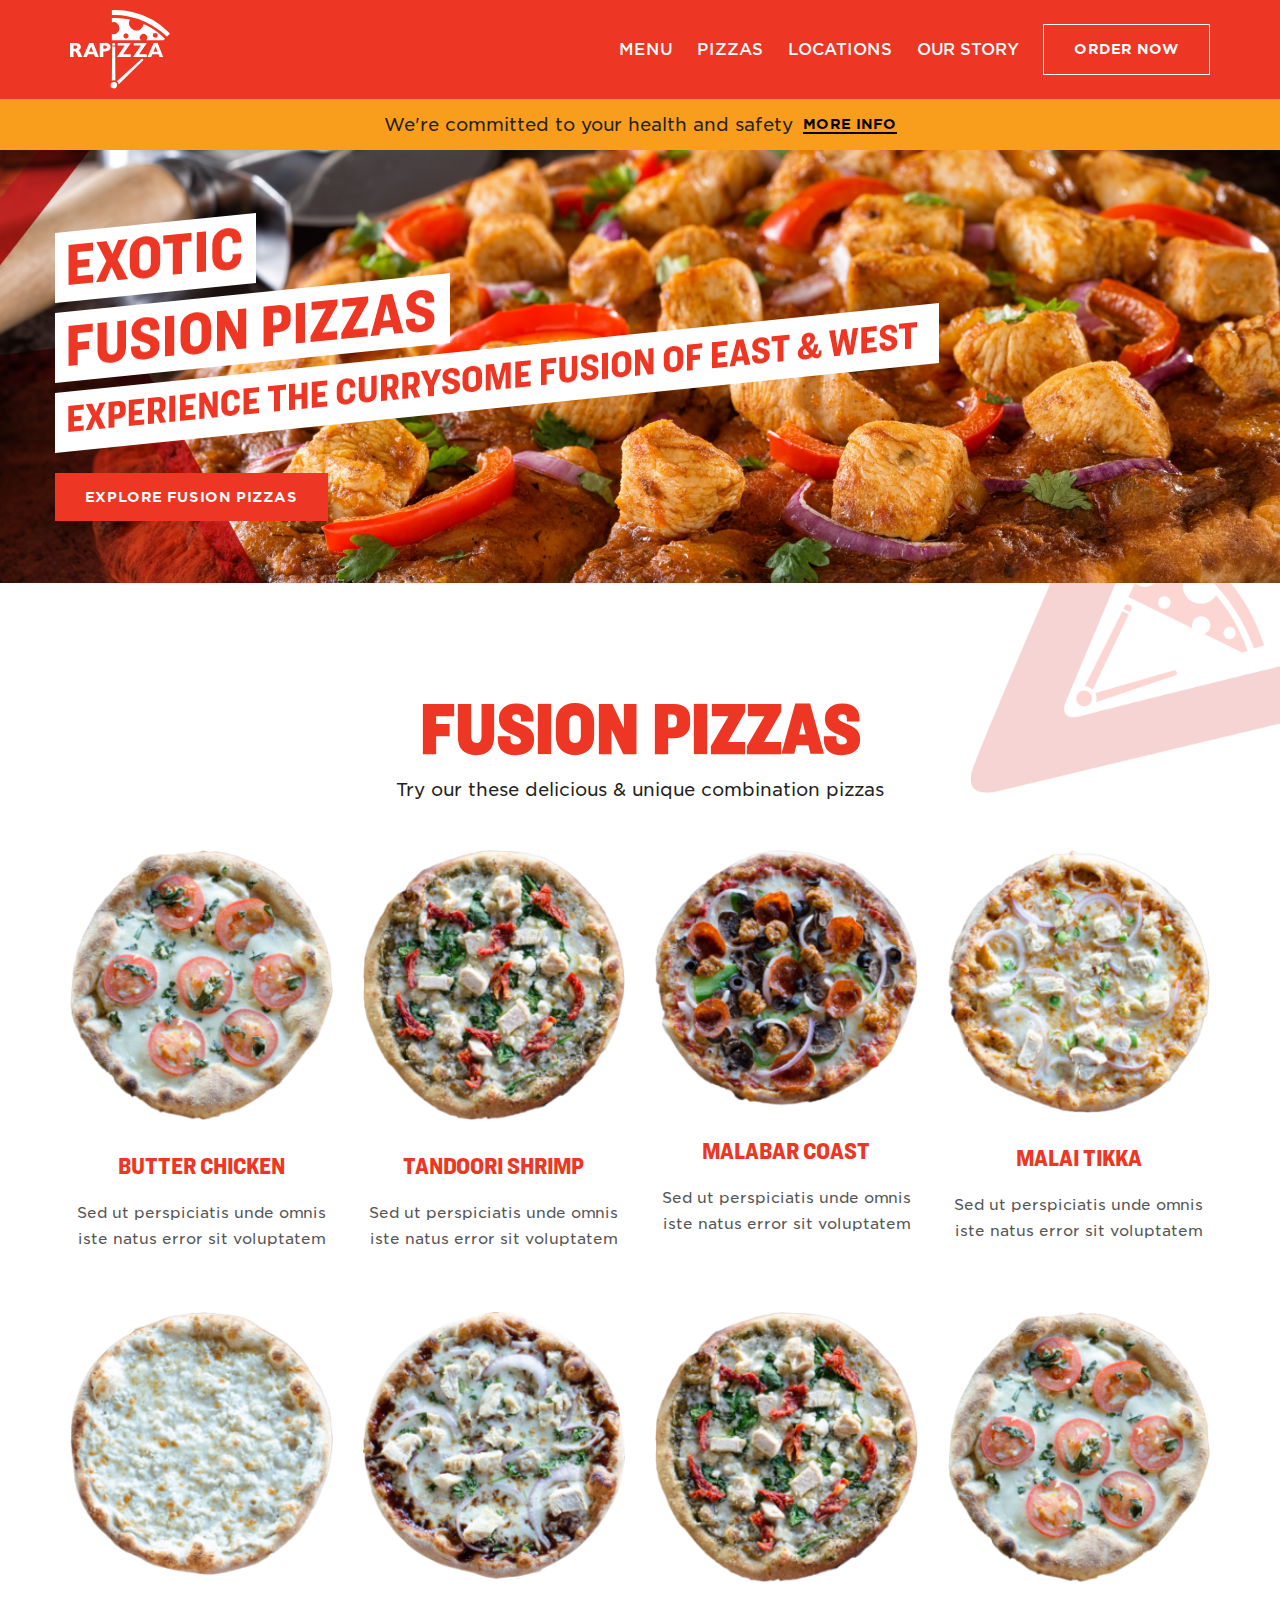
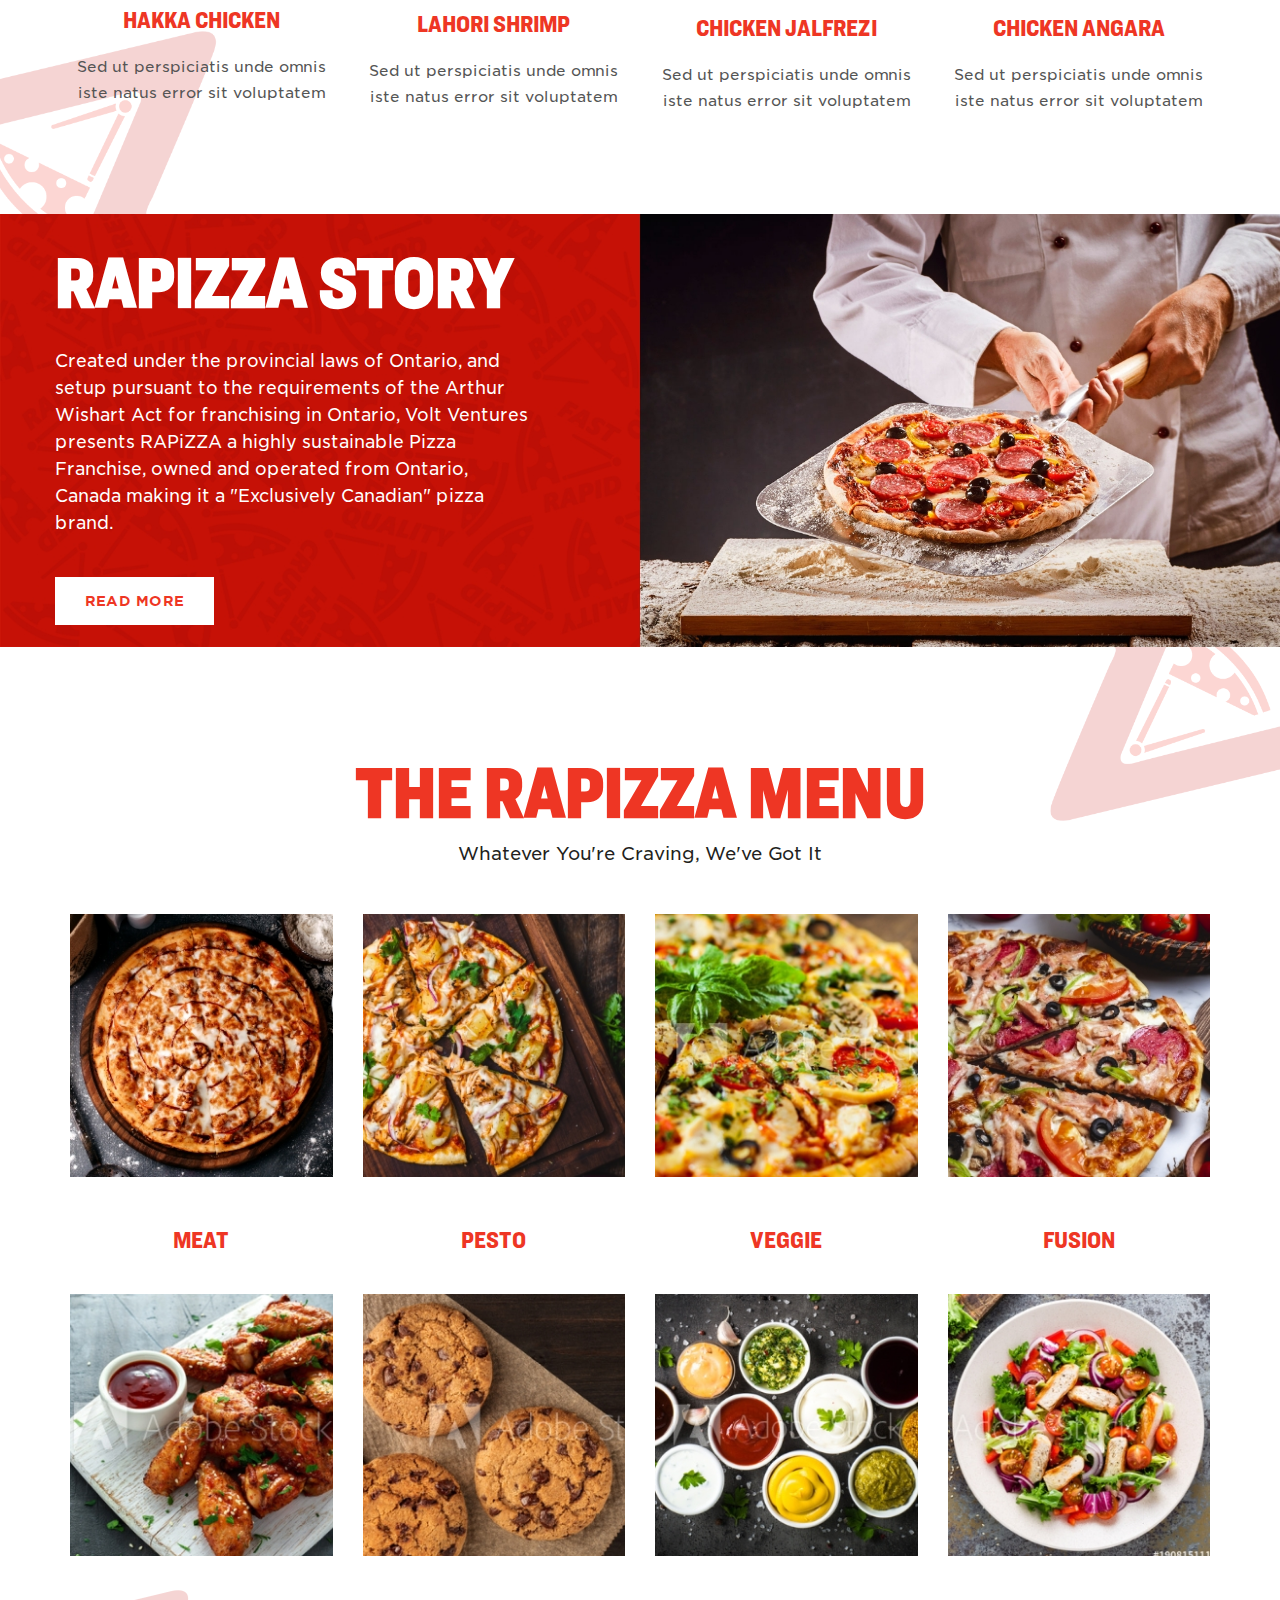
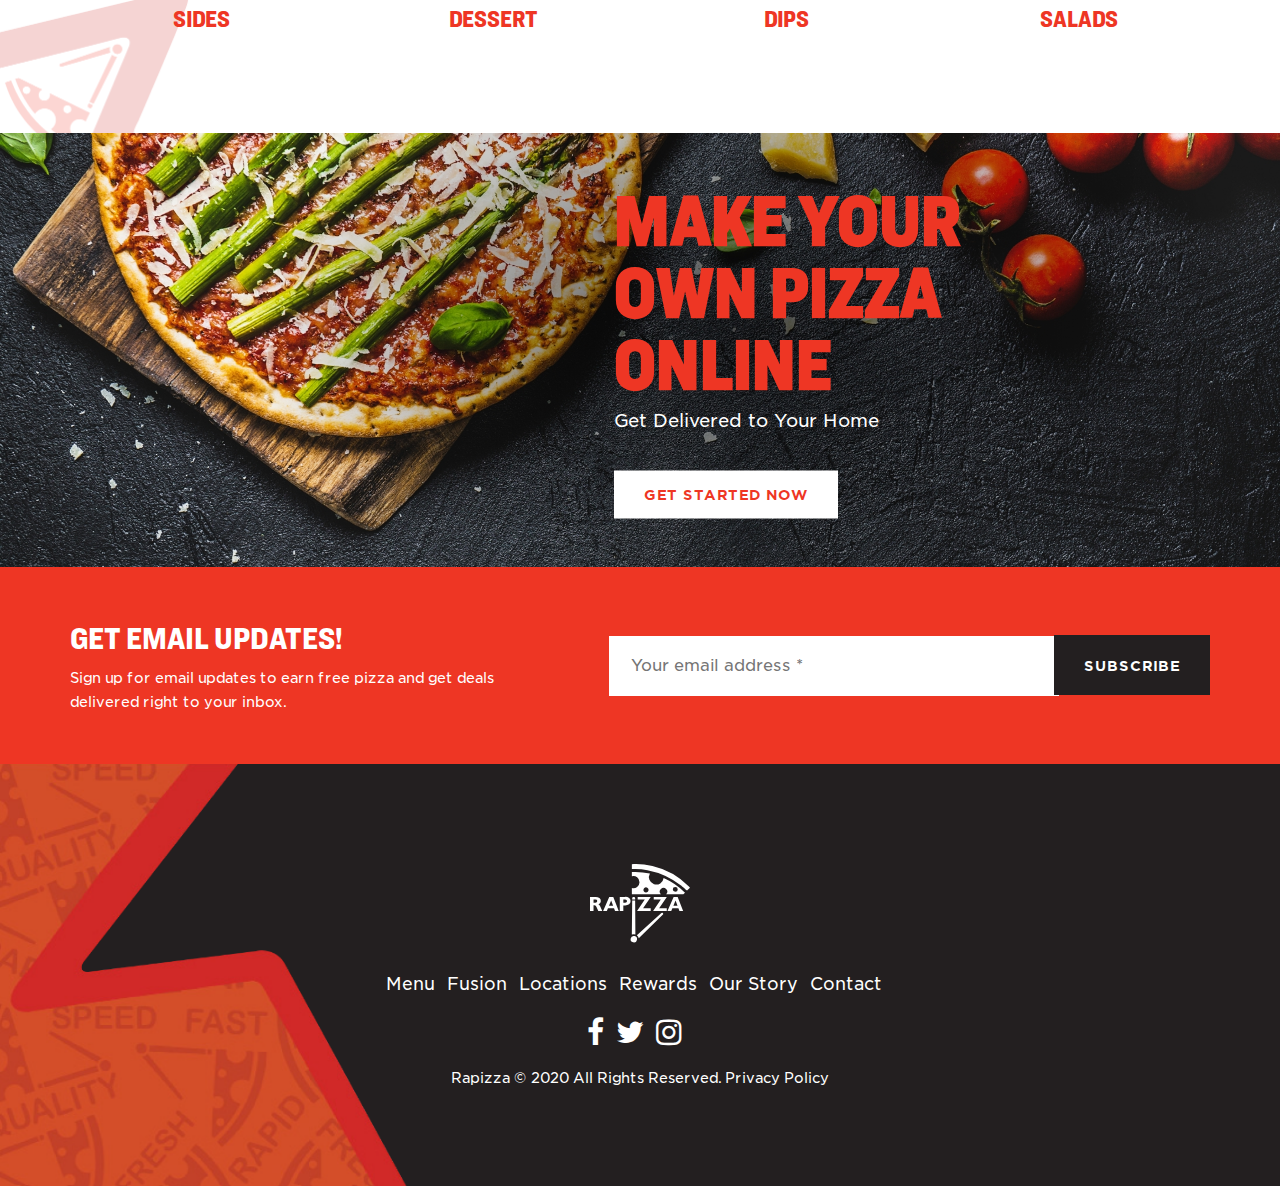
<file: index.html>
<html>
  <head>
    <title>Rapizza</title>
    <!-- Latest compiled and minified CSS -->
    <meta charset="UTF-8" />
    <meta name="viewport" content="width=device-width, initial-scale=1.0" />
    <link rel="shortcut icon" href="img/favicon.png" />
    <link rel="stylesheet" href="css/bootstrap.min.css" />
    <link rel="stylesheet" type="text/css" href="css/style.css" />
    <link rel="stylesheet" type="text/css" href="fonts/fonts.css" />
    <link rel="stylesheet" type="text/css" href="css/header.css" />
    <link rel="stylesheet" type="text/css" href="css/responsive.css" />
    <link rel="stylesheet" href="css/all.css" />
    <link rel="stylesheet" href="css/jquery.mCustomScrollbar.min.css" />
    <link
      rel="stylesheet"
      href="https://cdnjs.cloudflare.com/ajax/libs/font-awesome/4.7.0/css/font-awesome.min.css"
    />
  </head>
  <body>
    <!-- header -->
    <header class="header_area">
      <nav class="navbar navbar-expand-lg menu_one menu_four hosting_menu">
        <div class="container">
          <a class="navbar-brand sticky_logo" href="index.html">
            <img src="img/logo.svg" alt="logo" />
            <img src="img/logo.svg" alt="" />
          </a>
          <button
            class="navbar-toggler collapsed"
            type="button"
            data-toggle="collapse"
            data-target="#navbarSupportedContent"
            aria-controls="navbarSupportedContent"
            aria-expanded="false"
            aria-label="Toggle navigation"
          >
            <span class="menu_toggle">
              <span class="hamburger">
                <span></span>
                <span></span>
                <span></span>
              </span>
              <span class="hamburger-cross">
                <span></span>
                <span></span>
              </span>
            </span>
          </button>

          <div class="collapse navbar-collapse" id="navbarSupportedContent">
            <ul class="navbar-nav menu w_menu ml-auto">
              <li
                class="nav-item dropdown submenu mega_menu mega_menu_two active"
              >
                <a
                  class="nav-link dropdown-toggle"
                  href="menu.html"
                  role="button"
                  aria-haspopup="true"
                  aria-expanded="false"
                  >menu
                </a>
              </li>

              <li class="dropdown submenu nav-item">
                <a
                  title="Pages"
                  class="dropdown-toggle nav-link"
                  role="button"
                  aria-haspopup="true"
                  aria-expanded="false"
                  href="pizzas.html"
                  >Pizzas</a
                >
                <!-- <ul role="menu" class="dropdown-menu">
          <li class="dropdown submenu nav-item">
            <a
            title="Service"
            class="dropdown-toggle nav-link"
            data-toggle="dropdown"
            role="button"
            aria-haspopup="true"
            aria-expanded="false"
            href="#"
            >Service
            <span class="arrow_carrot-right"></span>
          </a>
        </li>
      </ul> -->
              </li>

              <li class="dropdown submenu nav-item">
                <a
                  title="Pages"
                  class="dropdown-toggle nav-link"
                  role="button"
                  aria-haspopup="true"
                  aria-expanded="false"
                  href="location.html"
                  >locations</a
                >
                <!-- <ul role="menu" class="dropdown-menu">
        <li class="dropdown submenu nav-item">
          <a
          title="Service"
          class="dropdown-toggle nav-link"
          data-toggle="dropdown"
          role="button"
          aria-haspopup="true"
          aria-expanded="false"
          href="#"
          >Service
          <span class="arrow_carrot-right"></span>
        </a>
        <ul class="dropdown-menu">
          <li class="nav-item">
            <a
            title="Service 01"
            class="nav-link"
            href="service-1.html"
            >Service 01</a
            >
          </li>
        </ul>
      </li>
    </ul> -->
              </li>

              <li class="nav-item">
                <a class="nav-link" href="our-story.html">our story</a>
              </li>
            </ul>
            <a class="header-btn" href="#">Order Now</a>
          </div>
        </div>
      </nav>
    </header>
    <div class="header-buttom-stick">
      <p>We're committed to your health and safety</p>
      <a href="#" class="small-read-more">More Info</a>
    </div>
    <!-- end-header -->
    <!-- banner-area -->
    <section class="main-banner">
      <div class="main-banner-image">
        <img src="img/main-banner.jpg" />
      </div>
      <div class="container">
        <div class="row">
          <div class="banner-content">
            <img src="img/lines.png" />
            <a href="#" class="read-more">Explore Fusion Pizzas</a>
          </div>
        </div>
      </div>
    </section>
    <!-- end -->

    <!-- start-pusion -->
    <section class="main-pusion routet">
      <div class="container">
        <div class="main-headding">
          <h2>Fusion Pizzas</h2>
          <p>Try our these delicious & unique combination pizzas</p>
        </div>
        <div class="row">
          <div class="col-xl-3 col-md-4 col-sm-3 col-12">
            <div class="pizza-item">
              <a href="#"><img src="img/ishia.png" /></a>
              <a href="#"><h4>Butter Chicken</h4></a>
              <p>
                Sed ut perspiciatis unde omnis iste natus error sit voluptatem
              </p>
            </div>
          </div>

          <div class="col-xl-3 col-md-4 col-sm-3 col-12">
            <div class="pizza-item">
              <a href="#"><img src="img/nat.png" /></a>
              <a href="#"><h4>Tandoori Shrimp</h4></a>
              <p>
                Sed ut perspiciatis unde omnis iste natus error sit voluptatem
              </p>
            </div>
          </div>

          <div class="col-xl-3 col-md-4 col-sm-3 col-12">
            <div class="pizza-item">
              <a href="#"><img src="img/lineage.png" /></a>
              <a href="#"><h4>Malabar Coast</h4></a>
              <p>
                Sed ut perspiciatis unde omnis iste natus error sit voluptatem
              </p>
            </div>
          </div>

          <div class="col-xl-3 col-md-4 col-sm-3 col-12">
            <div class="pizza-item">
              <a href="#"><img src="img/southern-heat.png" /></a>
              <a href="#"><h4>Malai Tikka</h4></a>
              <p>
                Sed ut perspiciatis unde omnis iste natus error sit voluptatem
              </p>
            </div>
          </div>

          <div class="col-xl-3 col-md-4 col-sm-3 col-12">
            <div class="pizza-item">
              <a href="#"><img src="img/great-white.png" /></a>
              <a href="#"><h4>Hakka Chicken</h4></a>
              <p>
                Sed ut perspiciatis unde omnis iste natus error sit voluptatem
              </p>
            </div>
          </div>

          <div class="col-xl-3 col-md-4 col-sm-3 col-12">
            <div class="pizza-item">
              <a href="#"><img src="img/bbq-chicken.png" /></a>
              <a href="#"><h4>Lahori Shrimp</h4></a>
              <p>
                Sed ut perspiciatis unde omnis iste natus error sit voluptatem
              </p>
            </div>
          </div>

          <div class="col-xl-3 col-md-4 col-sm-3 col-12">
            <div class="pizza-item">
              <a href="#"><img src="img/nat.png" /></a>
              <a href="#"><h4>Chicken Jalfrezi</h4></a>
              <p>
                Sed ut perspiciatis unde omnis iste natus error sit voluptatem
              </p>
            </div>
          </div>

          <div class="col-xl-3 col-md-4 col-sm-3 col-12">
            <div class="pizza-item">
              <a href="#"><img src="img/ishia.png" /></a>
              <a href="#"><h4>Chicken Angara</h4></a>
              <p>
                Sed ut perspiciatis unde omnis iste natus error sit voluptatem
              </p>
            </div>
          </div>
        </div>
      </div>
    </section>
    <!-- end -->
    <!-- story -->
    <section class="story-section">
      <img src="img/story-banner.jpg" />
      <div class="container">
        <div class="row">
          <div class="story-content">
            <h2>Rapizza Story</h2>
            <p>
              Created under the provincial laws of Ontario, and setup pursuant
              to the requirements of the Arthur Wishart Act for franchising in
              Ontario, Volt Ventures presents RAPiZZA a highly sustainable Pizza
              Franchise, owned and operated from Ontario, Canada making it a
              "Exclusively Canadian" pizza brand.
            </p>
            <a href="#" class="read-more">Read More</a>
          </div>
        </div>
      </div>
    </section>
    <!-- end -->

    <!-- start-pusion -->
    <section class="main-pusion menu-section">
      <div class="container">
        <div class="main-headding">
          <h2>The RaPizza Menu</h2>
          <p>Whatever You're Craving, We've Got It</p>
        </div>
        <div class="row">
          <div class="col-xl-3 col-md-4 col-sm-3 col-12">
            <div class="pizza-item">
              <a href="#"><img src="img/Meat.jpg" /></a>
              <a href="#"><h4>Meat</h4></a>
            </div>
          </div>

          <div class="col-xl-3 col-md-4 col-sm-3 col-12">
            <div class="pizza-item">
              <a href="#"><img src="img/Pesto.jpg" /></a>
              <a href="#"><h4>Pesto</h4></a>
            </div>
          </div>

          <div class="col-xl-3 col-md-4 col-sm-3 col-12">
            <div class="pizza-item">
              <a href="#"><img src="img/Veggie.jpg" /></a>
              <a href="#"><h4>Veggie</h4></a>
            </div>
          </div>

          <div class="col-xl-3 col-md-4 col-sm-3 col-12">
            <div class="pizza-item">
              <a href="#"><img src="img/Fusion.jpg" /></a>
              <a href="#"><h4>Fusion</h4></a>
            </div>
          </div>

          <div class="col-xl-3 col-md-4 col-sm-3 col-12">
            <div class="pizza-item">
              <a href="#"><img src="img/Sides.jpg" /></a>
              <a href="#"><h4>Sides</h4></a>
            </div>
          </div>

          <div class="col-xl-3 col-md-4 col-sm-3 col-12">
            <div class="pizza-item">
              <a href="#"><img src="img/Dessert.jpg" /></a>
              <a href="#"><h4>Dessert</h4></a>
            </div>
          </div>

          <div class="col-xl-3 col-md-4 col-sm-3 col-12">
            <div class="pizza-item">
              <a href="#"><img src="img/Dips.jpg" /></a>
              <a href="#"><h4>Dips</h4></a>
            </div>
          </div>

          <div class="col-xl-3 col-md-4 col-sm-3 col-12">
            <div class="pizza-item">
              <a href="#"><img src="img/Salads.jpg" /></a>
              <a href="#"><h4>Salads</h4></a>
            </div>
          </div>
        </div>
      </div>
    </section>
    <!-- end -->

    <!--make-own-section -->
    <section class="main-make">
      <img src="img/get-started-banner.jpg" />
      <div class="container">
        <div class="row">
          <div class="make-own-content">
            <h2>Make Your Own Pizza Online</h2>
            <p>Get Delivered to Your Home</p>
            <a href="#" class="read-more">GET STARTED Now</a>
          </div>
        </div>
      </div>
    </section>
    <!-- end -->
    <!-- mail-section -->
    <section class="mail-section">
      <div class="container">
        <div class="row">
          <div class="col-md-12">
            <div class="subscribe">
              <div class="mail-heading">
                <h3>Get Email Updates!</h3>
                <p>
                  Sign up for email updates to earn free pizza and get deals
                  delivered right to your inbox.
                </p>
              </div>
              <div class="mail-form">
                <input type="text" placeholder="Your email address *" />
                <a href="#" class="read-more">SUBSCRIBE</a>
              </div>
            </div>
          </div>
        </div>
      </div>
    </section>
    <!-- end -->

    <!-- footer -->
    <!-- footer -->
    <footer>
      <div class="container">
        <div class="row">
          <div class="col-md-12">
            <div class="footer-content">
              <a href="index.html"> <img src="img/logo.svg" /></a>
              <ul>
                <li><a href="#">Menu</a></li>
                <li><a href="#">Fusion </a></li>
                <li><a href="#">Locations </a></li>
                <li><a href="#"> Rewards </a></li>
                <li><a href="our-story.html"> Our Story</a></li>
                <li><a href="#">Contact</a></li>
              </ul>

              <ul class="footer-social-list">
                <li>
                  <a href="#"><i class="fa fa-facebook"></i></a>
                </li>
                <li>
                  <a href="#"><i class="fa fa-twitter"></i></a>
                </li>
                <li>
                  <a href="#"><i class="fa fa-instagram"></i></a>
                </li>
              </ul>
              <p>Rapizza © 2020 All Rights Reserved. Privacy Policy</p>
            </div>
          </div>
        </div>
      </div>
    </footer>
    <!-- jQuery library -->
    <script src="js/jquery-3.2.1.min.js"></script>
    <script src="js/main.js"></script>
    <script src="js/jquery.min.js"></script>
    <script src="js/bootstrap.min.js"></script>
    <script src="js/popper.min.js"></script>
  </body>
</html>
</file>
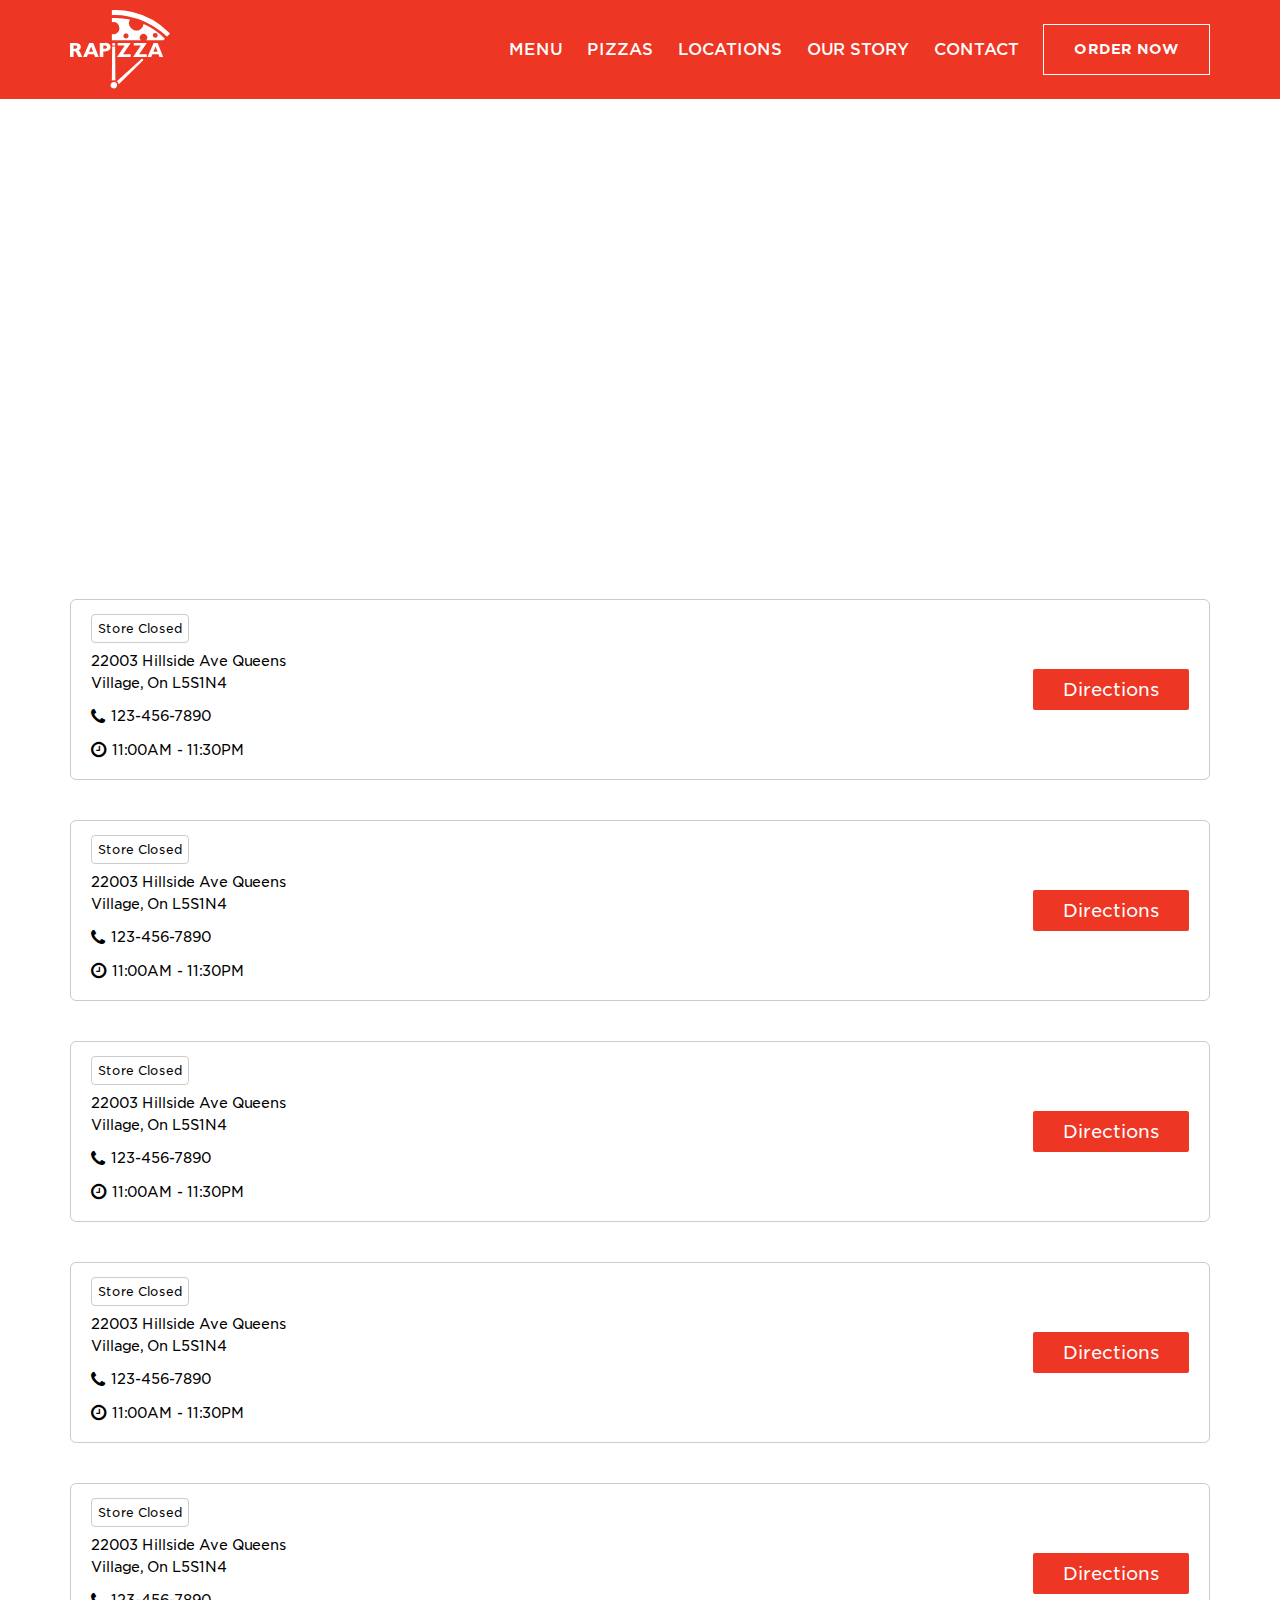
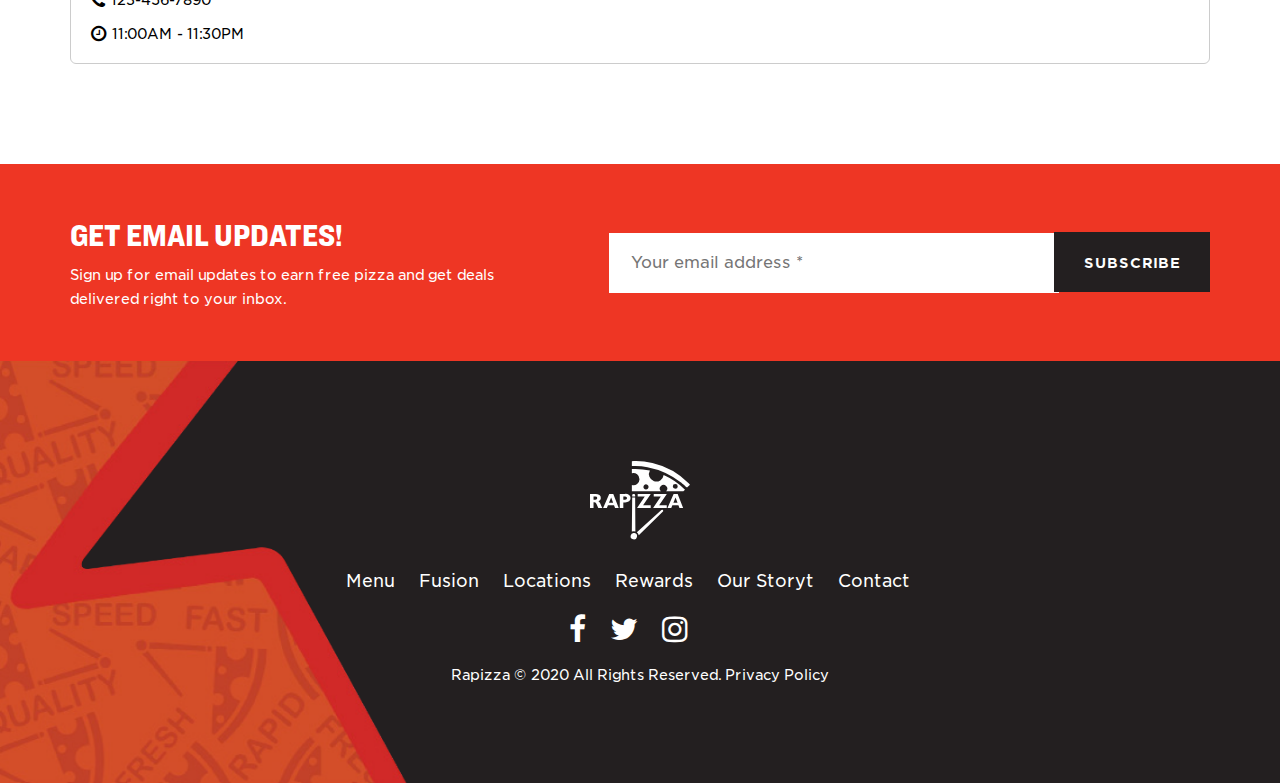
<file: location.html>
<html>
<head>
  <title>Rapizza</title>
  <!-- Latest compiled and minified CSS -->
  <meta charset="UTF-8" />
  <meta name="viewport" content="width=device-width, initial-scale=1.0" />
  <link rel="shortcut icon" href="img/favicon.png" />
  <link rel="stylesheet" href="css/bootstrap.min.css" />
  <link rel="stylesheet" type="text/css" href="css/style.css" />
  <link rel="stylesheet" type="text/css" href="fonts/fonts.css" />
  <link rel="stylesheet" type="text/css" href="css/header.css" />
  <link rel="stylesheet" type="text/css" href="css/responsive.css" />
  <link rel="stylesheet" href="css/all.css" />
  <link rel="stylesheet" href="css/jquery.mCustomScrollbar.min.css" />
  <link
  rel="stylesheet"
  href="https://cdnjs.cloudflare.com/ajax/libs/font-awesome/4.7.0/css/font-awesome.min.css"
  />
</head>
<body>
  <!-- header -->
  <header class="header_area">
    <nav class="navbar navbar-expand-lg menu_one menu_four hosting_menu">
      <div class="container">
        <a class="navbar-brand sticky_logo" href="index.html">
          <img src="img/logo.svg" alt="logo" />
          <img src="img/logo.svg"  alt="" />
        </a>
        <button
        class="navbar-toggler collapsed"
        type="button"
        data-toggle="collapse"
        data-target="#navbarSupportedContent"
        aria-controls="navbarSupportedContent"
        aria-expanded="false"
        aria-label="Toggle navigation"
        >
        <span class="menu_toggle">
          <span class="hamburger">
            <span></span>
            <span></span>
            <span></span>
          </span>
          <span class="hamburger-cross">
            <span></span>
            <span></span>
          </span>
        </span>
      </button>
      
      <div class="collapse navbar-collapse" id="navbarSupportedContent">
        <ul class="navbar-nav menu w_menu ml-auto">
          <li
          class="nav-item dropdown submenu mega_menu mega_menu_two active"
          >
          <a
          class="nav-link dropdown-toggle"
          href="menu.html"
          role="button"
      
          aria-haspopup="true"
          aria-expanded="false"
          >menu
        </a>
      </li>
      
      
      <li class="dropdown submenu nav-item">
        <a
        title="Pages"
        class="dropdown-toggle nav-link"
        
        role="button"
        aria-haspopup="true"
        aria-expanded="false"
        href="pizzas.html"
        >pizzas</a
        >
        <!-- <ul role="menu" class="dropdown-menu">
          <li class="dropdown submenu nav-item">
            <a
            title="Service"
            class="dropdown-toggle nav-link"
            data-toggle="dropdown"
            role="button"
            aria-haspopup="true"
            aria-expanded="false"
            href="#"
            >Service
            <span class="arrow_carrot-right"></span>
          </a>
        </li>
      </ul> -->
    </li>
    
    <li class="dropdown submenu nav-item">
      <a
      title="Pages"
      class="dropdown-toggle nav-link"
      data-toggle="dropdown"
      role="button"
      aria-haspopup="true"
      aria-expanded="false"
      href="industries.html"
      >locations</a
      >
      <!-- <ul role="menu" class="dropdown-menu">
        <li class="dropdown submenu nav-item">
          <a
          title="Service"
          class="dropdown-toggle nav-link"
          data-toggle="dropdown"
          role="button"
          aria-haspopup="true"
          aria-expanded="false"
          href="#"
          >Service
          <span class="arrow_carrot-right"></span>
        </a>
        <ul class="dropdown-menu">
          <li class="nav-item">
            <a
            title="Service 01"
            class="nav-link"
            href="service-1.html"
            >Service 01</a
            >
          </li>
        </ul>
      </li>
    </ul> -->
  </li>
  

  
  <li class="dropdown submenu nav-item">
    <a
    title="Pages"
    class="dropdown-toggle nav-link"
    data-toggle="dropdown"
    role="button"
    aria-haspopup="true"
    aria-expanded="false"
    href="our-story.html"
    >our story</a
    >
  </li>
  
  <li class="dropdown submenu nav-item">
    <a
    title="Pages"
    class="dropdown-toggle nav-link"
    data-toggle="dropdown"
    role="button"
    aria-haspopup="true"
    aria-expanded="false"
    href="#"
    >contact</a
    >
  </li>
</ul>
<a class="header-btn" href="#">Order Now</a>
</div>
</div>
</nav>
</header>
<!-- end-header -->
<!-- map -->
<section class="map">
  <iframe src="https://www.google.com/maps/embed?pb=!1m18!1m12!1m3!1d3509.8069904783993!2d77.30342785036451!3d28.394897001462!2m3!1f0!2f0!3f0!3m2!1i1024!2i768!4f13.1!3m3!1m2!1s0x390cdc3713a75949%3A0xfc1e8dad8df08b02!2sAbacus%20Desk!5e0!3m2!1sen!2sin!4v1598446429754!5m2!1sen!2sin" width="100%" height="400" frameborder="0" style="border:0;" allowfullscreen="" aria-hidden="false" tabindex="0"></iframe>
</section>

<section class="main-box">
  <div class="container">
    <div class="row">
      <div class="col-md-12">
        <div class="map-box">
          <div class="left-sec">
            <div class="close-store">
              <a href="#">store closed</a>
              <p>22003 hillside ave queens village, on L5S1N4</p>
             </div>
   
             <div class="contact-option">
              <span><i class="fa fa-phone"></i><a href="tel:123-456-7890">123-456-7890</a></span>
               <span>
                 <i class="fa fa-clock-o" aria-hidden="true"></i>
                 <p>11:00AM - 11:30PM</p>
               </span>
             </div>
          </div>

          <div class="right-sec">
            <a href="#">
              directions
            </a>
          </div>
        </div>
        <div class="map-box">
          <div class="left-sec">
            <div class="close-store">
              <a href="#">store closed</a>
              <p>22003 hillside ave queens village, on L5S1N4</p>
             </div>
   
             <div class="contact-option">
              <span><i class="fa fa-phone"></i><a href="tel:123-456-7890">123-456-7890</a></span>
               <span>
                 <i class="fa fa-clock-o" aria-hidden="true"></i>
                 <p>11:00AM - 11:30PM</p>
               </span>
             </div>
          </div>

          <div class="right-sec">
            <a href="#">
              directions
            </a>
          </div>
        </div>

        <div class="map-box">
          <div class="left-sec">
            <div class="close-store">
              <a href="#">store closed</a>
              <p>22003 hillside ave queens village, on L5S1N4</p>
             </div>
   
             <div class="contact-option">
              <span><i class="fa fa-phone"></i><a href="tel:123-456-7890">123-456-7890</a></span>
               <span>
                 <i class="fa fa-clock-o" aria-hidden="true"></i>
                 <p>11:00AM - 11:30PM</p>
               </span>
             </div>
          </div>

          <div class="right-sec">
            <a href="#">
              directions
            </a>
          </div>
        </div>

        <div class="map-box">
          <div class="left-sec">
            <div class="close-store">
              <a href="#">store closed</a>
              <p>22003 hillside ave queens village, on L5S1N4</p>
             </div>
   
             <div class="contact-option">
              <span><i class="fa fa-phone"></i><a href="tel:123-456-7890">123-456-7890</a></span>
               <span>
                 <i class="fa fa-clock-o" aria-hidden="true"></i>
                 <p>11:00AM - 11:30PM</p>
               </span>
             </div>
          </div>

          <div class="right-sec">
            <a href="#">
              directions
            </a>
          </div>
        </div>

        <div class="map-box">
          <div class="left-sec">
            <div class="close-store">
              <a href="#">store closed</a>
              <p>22003 hillside ave queens village, on L5S1N4</p>
             </div>
   
             <div class="contact-option">
              <span><i class="fa fa-phone"></i><a href="tel:123-456-7890">123-456-7890</a></span>
               <span>
                 <i class="fa fa-clock-o" aria-hidden="true"></i>
                 <p>11:00AM - 11:30PM</p>
               </span>
             </div>
          </div>

          <div class="right-sec">
            <a href="#">
              directions
            </a>
          </div>
        </div>
      </div>
    </div>
  </div>
</section>
<!-- mail-section -->
<section class="mail-section">
  <div class="container">
    <div class="row">
      <div class="col-md-12">
        <div class="subscribe">
          <div class="mail-heading">
            <h3>Get Email Updates!</h3>
            <p>Sign up for email updates to earn free pizza and get deals delivered right to your inbox.</p>
          </div>
          <div class="mail-form">
            <input type="text" placeholder="Your email address *">
            <a href="#" class="read-more">SUBSCRIBE</a>
          </div>
        </div>
      </div>
    </div>
  </div>
</section>
<!-- end -->

<!-- footer -->
<!-- footer -->
<footer>
  <div class="container">
    <div class="row">
      <div class="col-md-12">
        <div class="footer-content">
          <img src="img/logo.svg">
          <ul>
            <li><a href="#">Menu</a><li>
              <li><a href="#">Fusion </a><li>
                <li><a href="#">Locations </a><li>
                  <li><a href="#"> Rewards </a><li>
                    <li><a href="#"> Our Storyt</a><li>
                      <li><a href="#">Contact</a><li></li>
                    </ul>
                    
                    <ul class="footer-social-list">
                      <li><a href="#"><i class="fa fa-facebook"></i></a><li>
                        <li><a href="#"><i class="fa fa-twitter"></i></a><li>
                          <li><a href="#"><i class="fa fa-instagram"></i><a><li>
                          </ul>
                          <p>Rapizza © 2020 All Rights Reserved. Privacy Policy</p>
                        </div>
                      </div>
                    </div>
                  </div>
                </footer>
                <!-- jQuery library -->
                <script src="js/jquery-3.2.1.min.js"></script>
                <script src="js/main.js"></script>
                <script src="js/jquery.min.js"></script>
                <script src="js/bootstrap.min.js"></script>
                <script src="js/popper.min.js"></script>
                
              </body>
              </html>
</file>
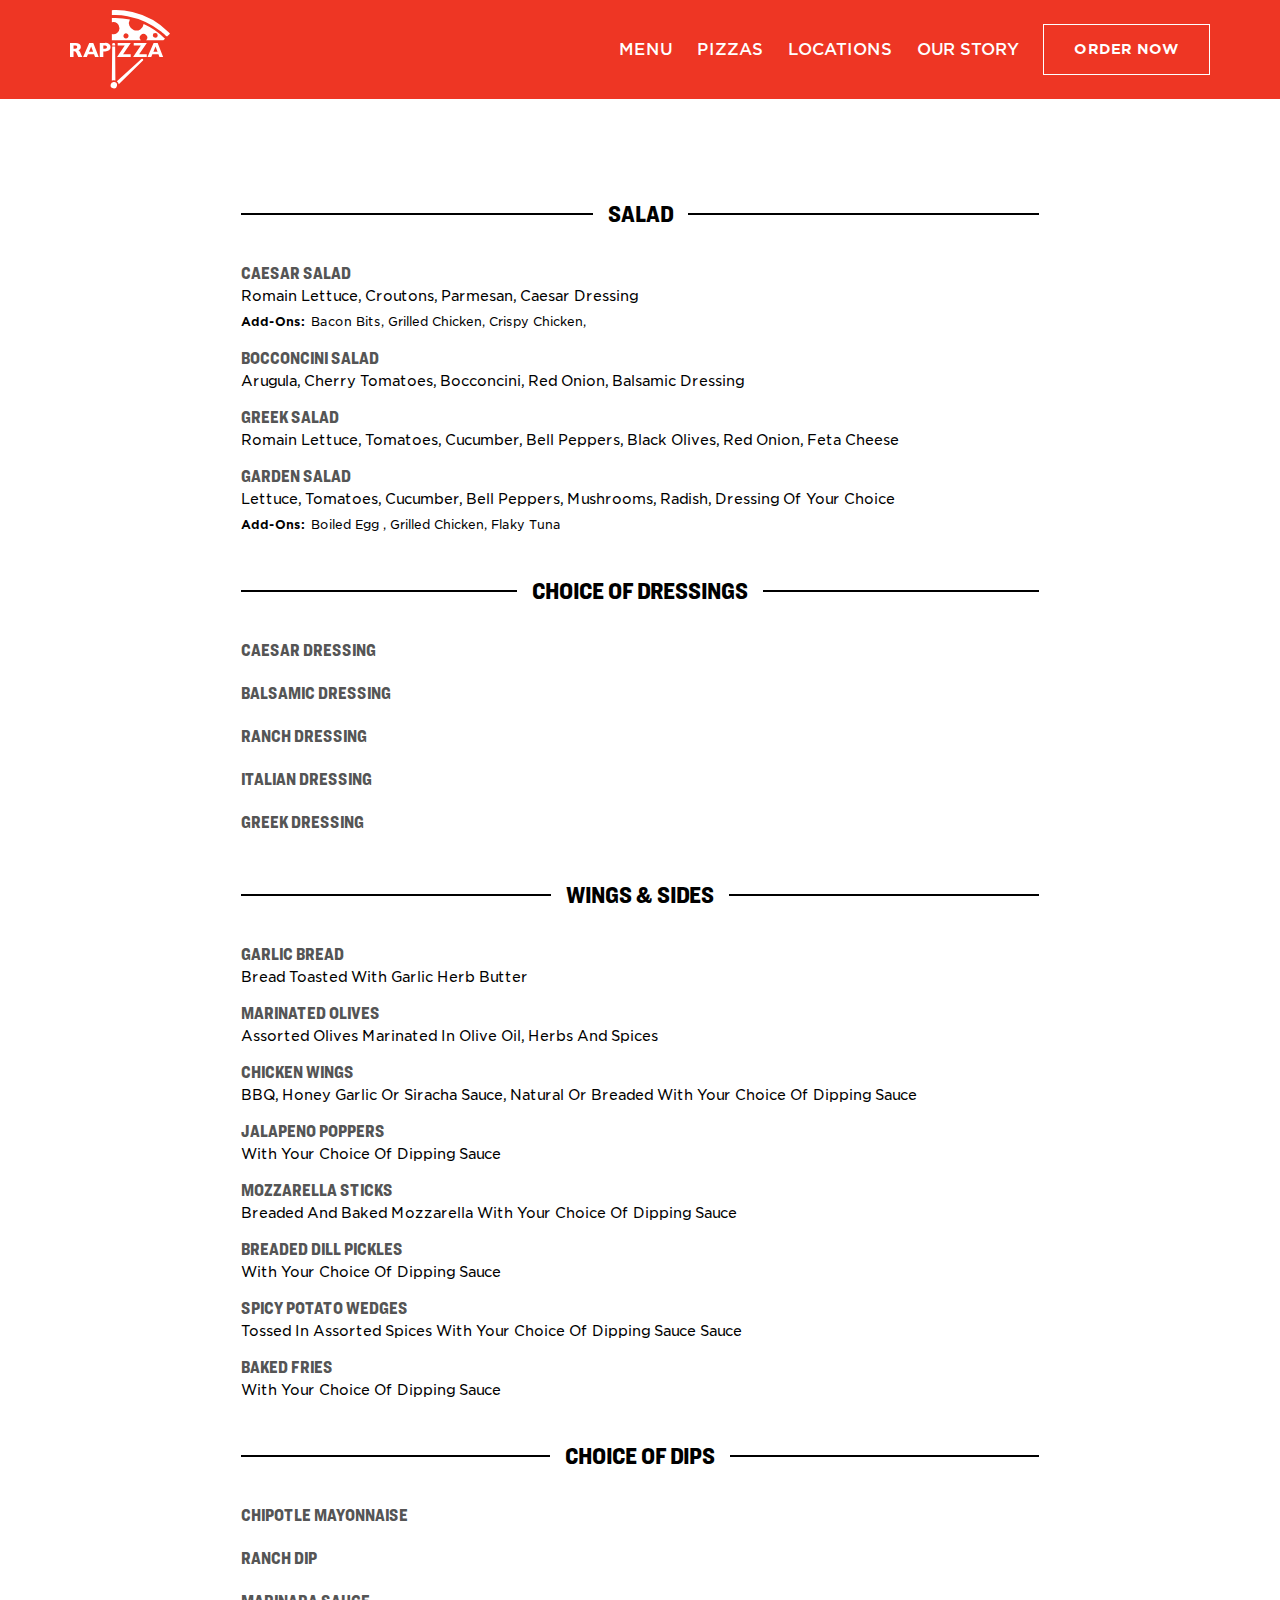
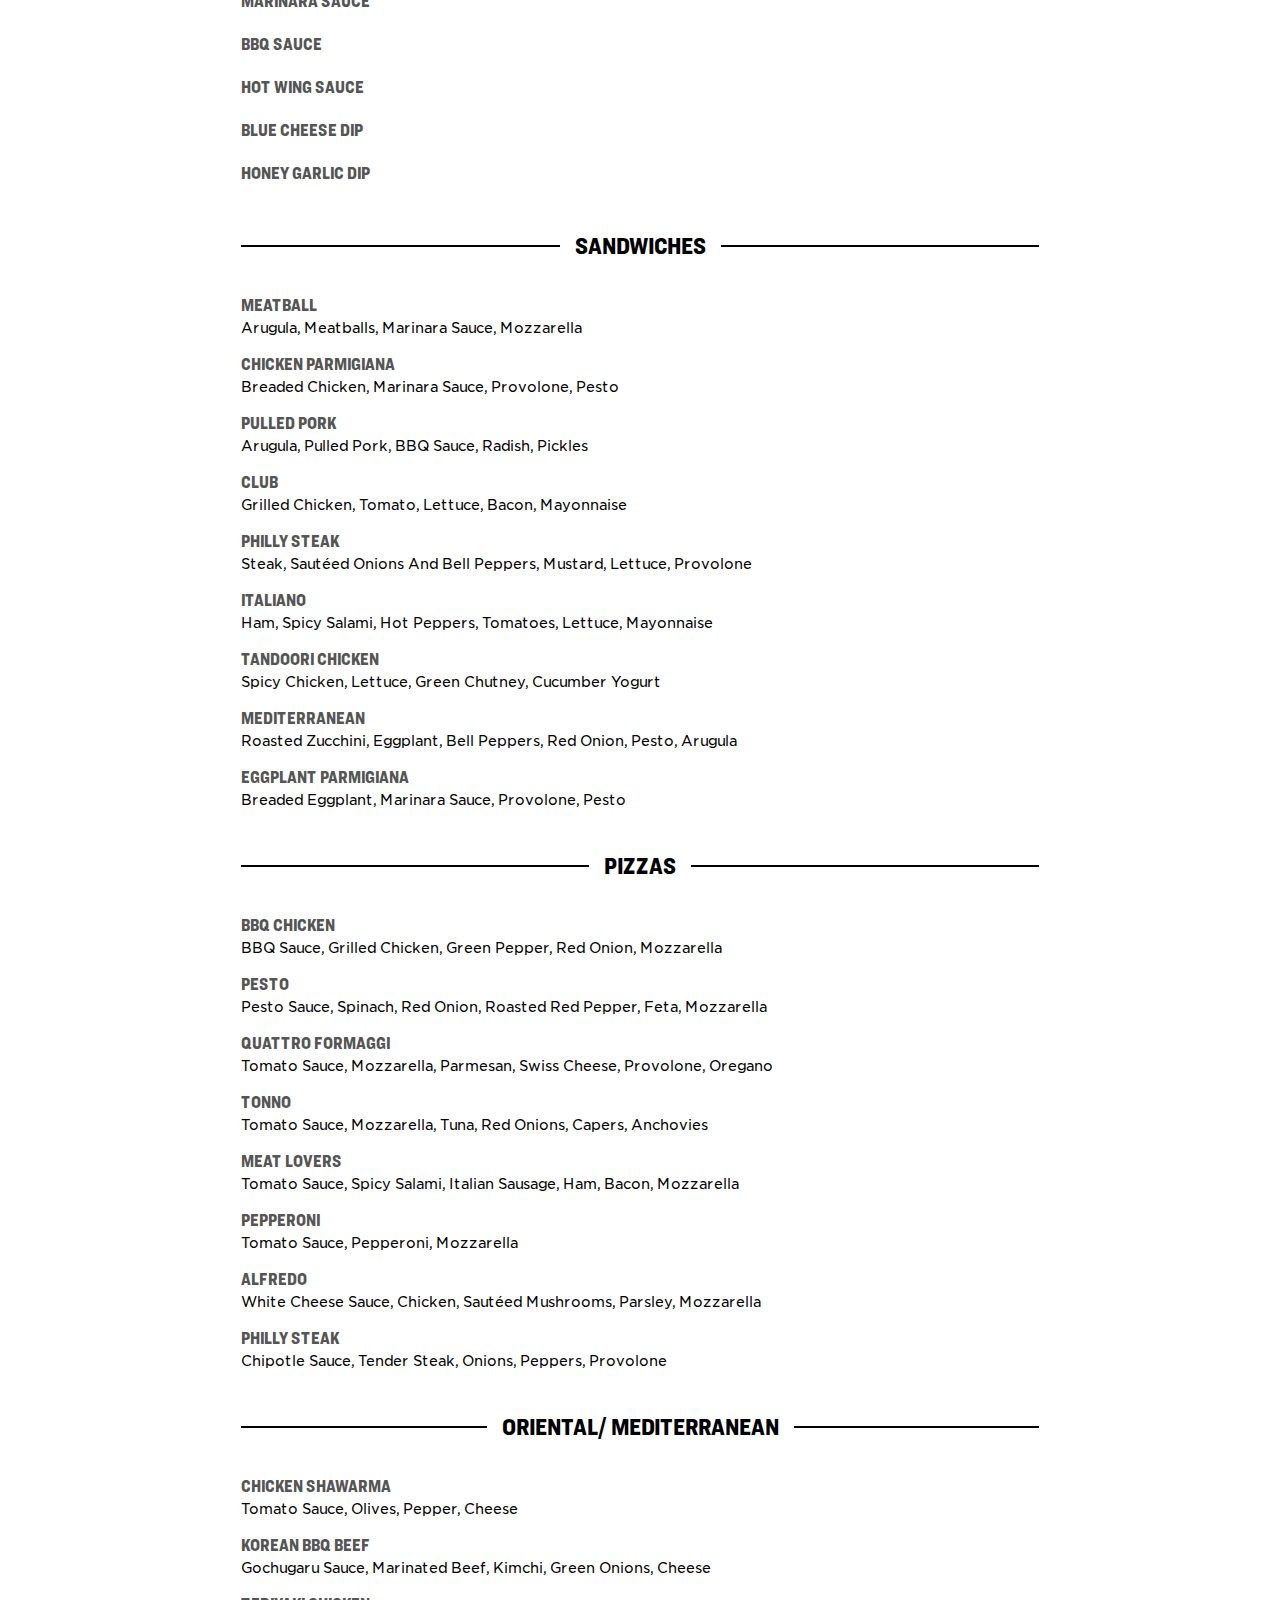
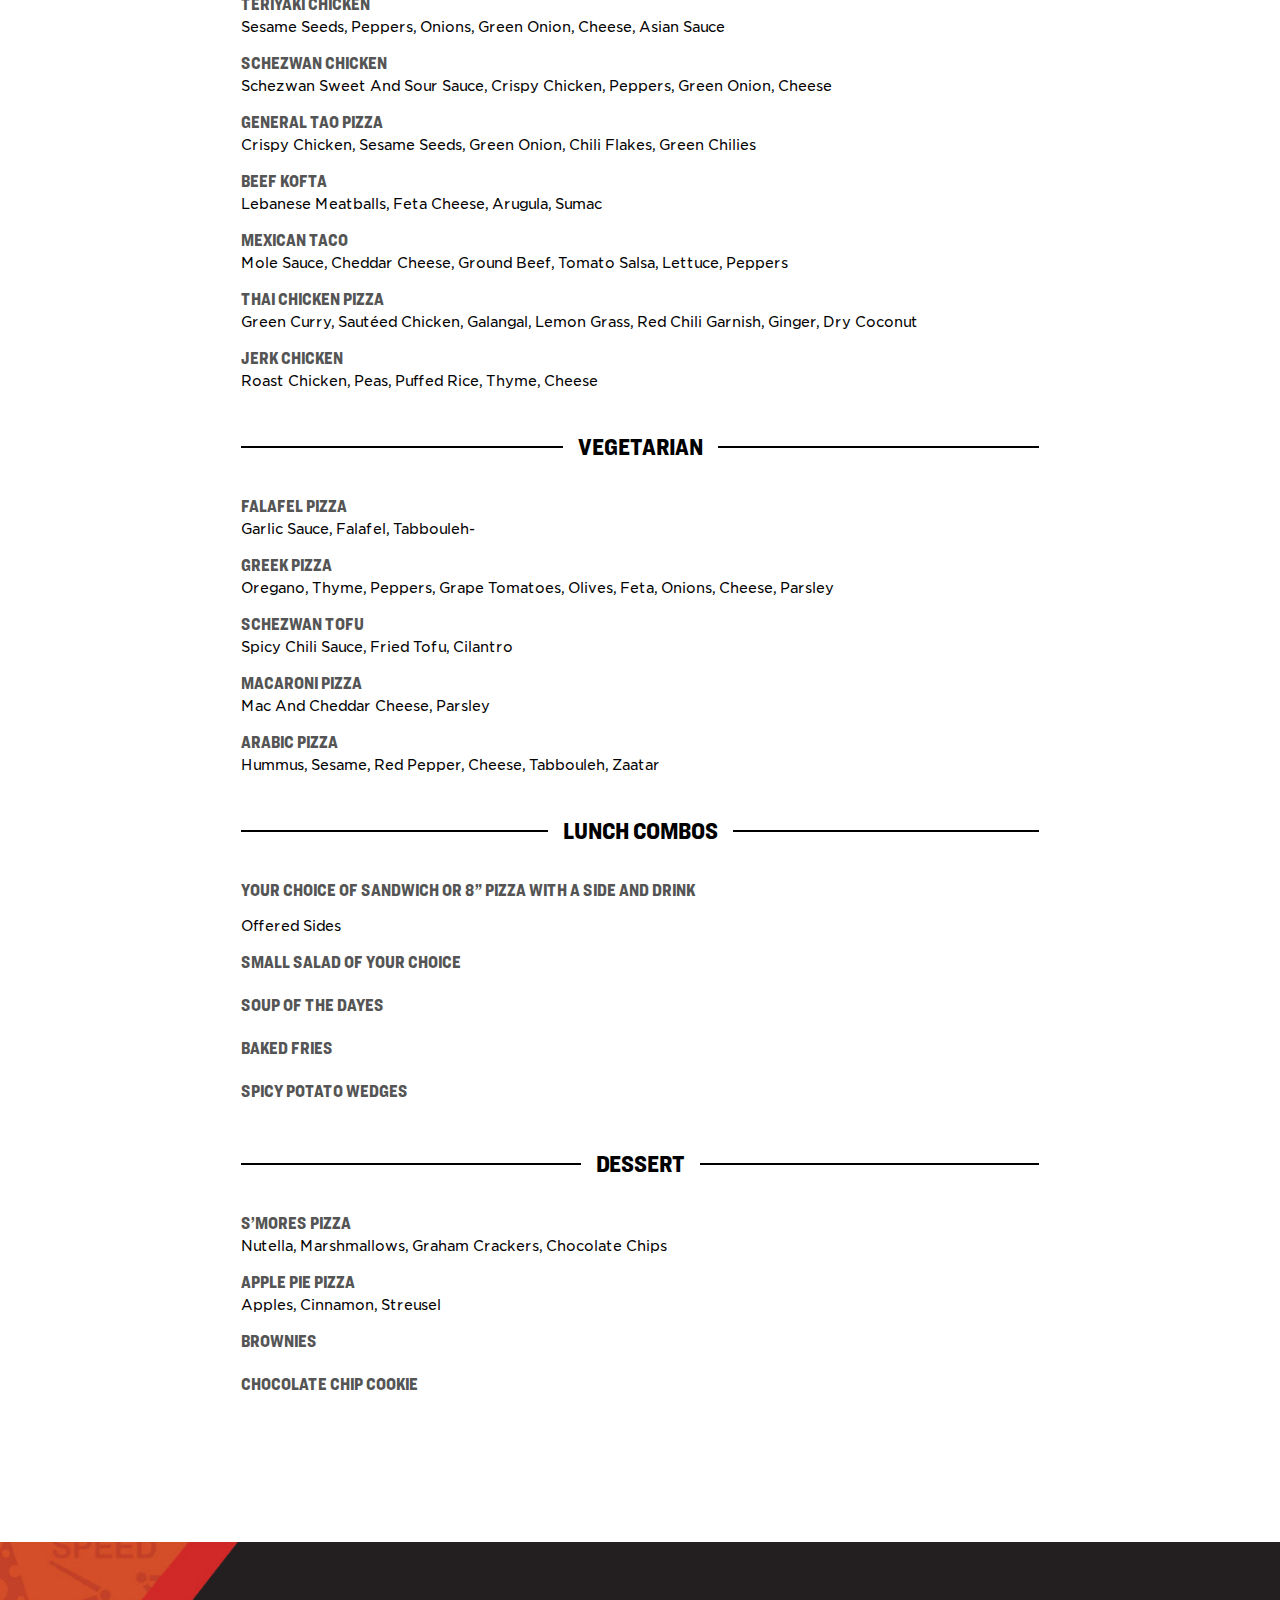
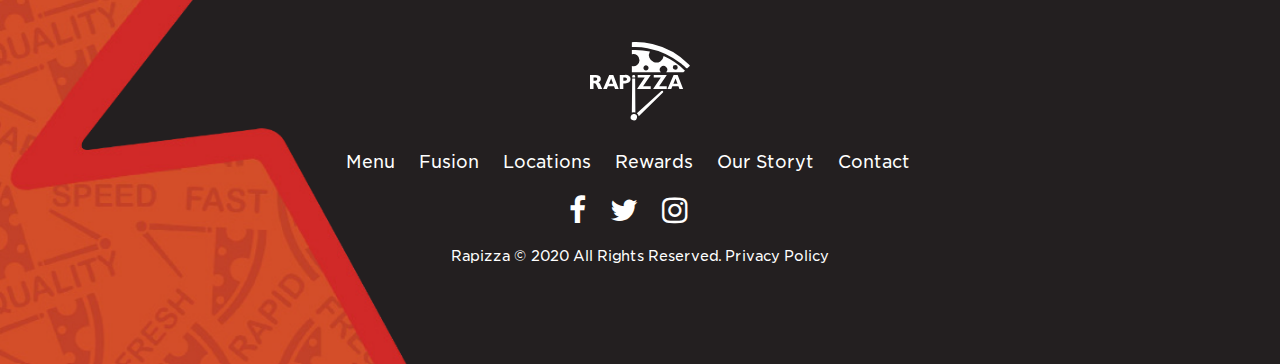
<file: menu.html>
<html>
<head>
  <title>Rapizza</title>
  <!-- Latest compiled and minified CSS -->
  <meta charset="UTF-8" />
  <meta name="viewport" content="width=device-width, initial-scale=1.0" />
  <link rel="shortcut icon" href="img/favicon.png" />
  <link rel="stylesheet" href="css/bootstrap.min.css" />
  <link rel="stylesheet" type="text/css" href="css/style.css" />
  <link rel="stylesheet" type="text/css" href="fonts/fonts.css" />
  <link rel="stylesheet" type="text/css" href="css/header.css" />
  <link rel="stylesheet" type="text/css" href="css/responsive.css" />
  <link rel="stylesheet" href="css/all.css" />
  <link rel="stylesheet" href="css/jquery.mCustomScrollbar.min.css" />
  <link
  rel="stylesheet"
  href="https://cdnjs.cloudflare.com/ajax/libs/font-awesome/4.7.0/css/font-awesome.min.css"
  />
</head>
<body>
  <!-- header -->
  <header class="header_area">
    <nav class="navbar navbar-expand-lg menu_one menu_four hosting_menu">
      <div class="container">
        <a class="navbar-brand sticky_logo" href="index.html">
          <img src="img/logo.svg" alt="logo" />
          <img src="img/logo.svg"  alt="" />
        </a>
        <button
        class="navbar-toggler collapsed"
        type="button"
        data-toggle="collapse"
        data-target="#navbarSupportedContent"
        aria-controls="navbarSupportedContent"
        aria-expanded="false"
        aria-label="Toggle navigation"
        >
        <span class="menu_toggle">
          <span class="hamburger">
            <span></span>
            <span></span>
            <span></span>
          </span>
          <span class="hamburger-cross">
            <span></span>
            <span></span>
          </span>
        </span>
      </button>
      
      <div class="collapse navbar-collapse" id="navbarSupportedContent">
        <ul class="navbar-nav menu w_menu ml-auto">
          <li
          class="nav-item dropdown submenu mega_menu mega_menu_two active"
          >
          <a
          class="nav-link dropdown-toggle"
          href="menu.html"
          role="button"
          aria-haspopup="true"
          aria-expanded="false"
          >menu
        </a>
      </li>
      
      
      <li class="dropdown submenu nav-item">
        <a
        title="Pages"
        class="dropdown-toggle nav-link"
        
        role="button"
        aria-haspopup="true"
        aria-expanded="false"
        href="pizzas.html"
        >Pizzas</a
        >
        <!-- <ul role="menu" class="dropdown-menu">
          <li class="dropdown submenu nav-item">
            <a
            title="Service"
            class="dropdown-toggle nav-link"
            data-toggle="dropdown"
            role="button"
            aria-haspopup="true"
            aria-expanded="false"
            href="#"
            >Service
            <span class="arrow_carrot-right"></span>
          </a>
        </li>
      </ul> -->
    </li>
    
    <li class="dropdown submenu nav-item">
      <a
      title="Pages"
      class="dropdown-toggle nav-link"
      data-toggle="dropdown"
      role="button"
      aria-haspopup="true"
      aria-expanded="false"
      href="location.html"
      >locations</a
      >
      <!-- <ul role="menu" class="dropdown-menu">
        <li class="dropdown submenu nav-item">
          <a
          title="Service"
          class="dropdown-toggle nav-link"
          data-toggle="dropdown"
          role="button"
          aria-haspopup="true"
          aria-expanded="false"
          href="#"
          >Service
          <span class="arrow_carrot-right"></span>
        </a>
        <ul class="dropdown-menu">
          <li class="nav-item">
            <a
            title="Service 01"
            class="nav-link"
            href="service-1.html"
            >Service 01</a
            >
          </li>
        </ul>
      </li>
    </ul> -->
  </li>
  
  
  
  <li class="dropdown submenu nav-item">
    <a
    title="Pages"
    class="dropdown-toggle nav-link"

    role="button"
    aria-haspopup="true"
    aria-expanded="false"
    href="our-story.html"
    >our story</a
    >
  </li>
  
</ul>
<a class="header-btn" href="#">Order Now</a>
</div>
</div>
</nav>
</header>
<!-- end-header -->
<!-- menu-section -->
<section class="menus">
  <div class="container">
    <div class="row">
      <div class="col-md-12">
        <div class="main-menu-list">
          <div class="add-menu">
            <div class="menu-list">
              <span><h4>Salad</h4></span>
            </div>
            
            <div class="menu-items">
              <ul>
                <li>
                  <h3>Caesar Salad </h3>
                  <p>Romain Lettuce, croutons, parmesan, Caesar dressing
                  </p>
                 <div class="new-add">
                   <p> Add-ons:</p>
                   <ul>
                     <li><p>Bacon bits, </p></li>
                     <li><p>Grilled chicken,</p></li>
                     <li><p>Crispy chicken,</p></li>
                   </ul>
                 </div>
                </li>
                
                <li>
                  <h3>Bocconcini Salad </h3>
                  <p>Arugula, cherry tomatoes, bocconcini, red onion, balsamic dressing 
                  </p>
                </li>
                
                <li>
                  <h3>Greek Salad </h3>
                  <p>Romain lettuce, tomatoes, cucumber, bell peppers, black olives, red onion, feta cheese  
                  </p>
                </li>
                
                <li>
                  <h3>Garden Salad </h3>
                  <p>Lettuce, tomatoes, cucumber, bell peppers, mushrooms, radish, dressing of your choice  
                  </p>
                  <div class="new-add">
                    <p> Add-ons:</p>
                    <ul>
                      <li><p>Boiled egg , </p></li>
                      <li><p>Grilled chicken,</p></li>
                      <li><p>Flaky tuna</p></li>
                    </ul>
                  </div>
                </li>
              </ul>
            </div>
          </div>
          
          <div class="add-menu">
            <div class="menu-list">
              <span><h4>Choice of Dressings
              </h4></span>
            </div>
            
            <div class="menu-items">
              <ul>
                <li>
                  <h3>Caesar dressing</h3>
                </li>
                <li>
                  <h3>Balsamic dressing</h3>
                </li>
                
                <li>
                  <h3>Ranch dressing</h3>
                </li>
                
                <li>
                  <h3>Italian Dressing</h3>
                </li>
                
                <li>
                  <h3>Greek dressing</h3>
                </li>
              </ul>
            </div>
          </div>
          
          <div class="add-menu">
            <div class="menu-list">
              <span><h4>Wings & Sides
                
              </h4></span>
            </div>
            
            <div class="menu-items">
              <ul>
                <li>
                  <h3>Garlic bread</h3>
                  <p>Bread toasted with garlic herb butter </p>
                </li>
                <li>
                  <h3>Marinated olives</h3>
                  <p>Assorted olives marinated in olive oil, herbs and spices </p>
                </li>
                
                <li>
                  <h3>Chicken wings </h3>
                  <p>BBQ, Honey Garlic or Siracha sauce, Natural or breaded with your choice of dipping sauce  
                  </p>
                </li>
                
                <li>
                  <h3>Jalapeno Poppers </h3>
                  <p>with your choice of dipping sauce </p>
                </li>
                
                <li>
                  <h3>Mozzarella sticks </h3>
                  <p>Breaded and baked mozzarella with your choice of dipping sauce </p>
                </li>
                
                <li>
                  <h3>Breaded dill pickles </h3>
                  <p>with your choice of dipping sauce </p>
                </li>
                
                <li>
                  <h3>Spicy potato wedges </h3>
                  <p>Tossed in assorted spices with your choice of dipping sauce 
                    sauce </p>
                  </li>
                  <li>
                    <h3>Baked fries </h3>
                    <p>with your choice of dipping sauce </p>
                  </li>
                </ul>
              </div>
            </div>
            
            <div class="add-menu">
              <div class="menu-list">
                <span><h4>Choice of Dips</h4></span>
              </div>
              
              <div class="menu-items">
                <ul>
                  <li>
                    <h3>Chipotle mayonnaise</h3>
                  </li>
                  <li>
                    <h3>Ranch Dip</h3>
                  </li>
                  
                  <li>
                    <h3>Marinara sauce</h3>
                  </li>
                  
                  <li>
                    <h3>BBQ sauce</h3>
                  </li>
                  
                  <li>
                    <h3>Hot Wing Sauce</h3>
                  </li>
                  
                  <li>
                    <h3>Blue cheese dip
                    </h3>
                  </li>
                  
                  <li>
                    <h3>Honey Garlic dip
                    </h3>
                  </li>
                </ul>
              </div>
            </div>
            
            <div class="add-menu">
              <div class="menu-list">
                <span><h4>Sandwiches</h4></span>
              </div>
              
              <div class="menu-items">
                <ul>
                  <li>
                    <h3>Meatball </h3>
                    <p>Arugula, meatballs, marinara sauce, mozzarella </p>
                  </li>
                  <li>
                    <h3>Chicken parmigiana </h3>
                    <p>Breaded chicken, marinara sauce, provolone, pesto </p>
                  </li>
                  
                  <li>
                    <h3>Pulled pork  </h3>
                    <p>Arugula, pulled pork, BBQ sauce, radish, pickles   
                    </p>
                  </li>
                  
                  <li>
                    <h3>Club </h3>
                    <p>Grilled chicken, tomato, lettuce, bacon, mayonnaise</p>
                  </li>
                  
                  <li>
                    <h3>Philly steak </h3>
                    <p>Steak, sautéed onions and bell peppers, mustard, lettuce, provolone
                    </p>
                  </li>
                  
                  <li>
                    <h3>
                      Italiano</h3>
                      <p>Ham, spicy salami, hot peppers, tomatoes, lettuce, mayonnaise </p>
                    </li>
                    
                    <li>
                      <h3>Tandoori chicken </h3>
                      <p>Spicy chicken, lettuce, green chutney, cucumber yogurt</p>
                    </li>
                    
                    <li>
                      <h3>Mediterranean</h3>
                      <p>Roasted zucchini, eggplant, bell peppers, red onion, pesto, arugula </p>
                    </li>
                    
                    <li>
                      <h3>Eggplant parmigiana </h3>
                      <p>Breaded eggplant, marinara sauce, provolone, pesto </p>
                    </li>
                  </ul>
                </div>
              </div>
              
              
              <div class="add-menu">
                <div class="menu-list">
                  <span><h4>Pizzas</h4></span>
                </div>
                
                <div class="menu-items">
                  <ul>
                    <li>
                      <h3>BBQ chicken </h3>
                      <p>BBQ sauce, grilled chicken, green pepper, red onion, mozzarella</p>
                    </li>
                    <li>
                      <h3>Pesto </h3>
                      <p>Pesto sauce, spinach, red onion, roasted red pepper, feta, mozzarella </p>
                    </li>
                    
                    <li>
                      <h3>Quattro Formaggi </h3>
                      <p>Tomato sauce, mozzarella, parmesan, swiss cheese, provolone, oregano    
                      </p>
                    </li>
                    
                    <li>
                      <h3>Tonno </h3>
                      <p>Tomato sauce, mozzarella, tuna, red onions, capers, anchovies</p>
                    </li>
                    
                    <li>
                      <h3>Meat lovers</h3>
                      <p>Tomato sauce, spicy salami, Italian sausage, ham, bacon, mozzarella 
                      </p>
                    </li>
                    
                    <li>
                      <h3>
                        Pepperoni</h3>
                        <p>Tomato sauce, pepperoni, mozzarella </p>
                      </li>
                      
                      <li>
                        <h3>Alfredo</h3>
                        <p>White cheese sauce, chicken, sautéed mushrooms, parsley, mozzarella </p>
                      </li>
                      
                      <li>
                        <h3>Philly Steak </h3>
                        <p>Chipotle sauce, tender steak, onions, peppers, provolone 
                        </p>
                      </li>
                      
                    </ul>
                  </div>
                </div>
                
                <div class="add-menu">
                  <div class="menu-list">
                    <span><h4>Oriental/ Mediterranean
                    </h4>
                  </span>
                </div>
                
                <div class="menu-items">
                  <ul>
                    <li>
                      <h3>Chicken Shawarma </h3>
                      <p>Tomato sauce, olives, pepper, cheese</p>
                    </li>
                    <li>
                      <h3>Korean BBQ beef </h3>
                      <p>Gochugaru sauce, marinated beef, kimchi, green onions, cheese</p>
                    </li>
                    
                    <li>
                      <h3>Teriyaki chicken </h3>
                      <p>Sesame seeds, peppers, onions, green onion, cheese, Asian sauce 
                      </p>
                    </li>
                    
                    <li>
                      <h3>Schezwan chicken </h3>
                      <p>Schezwan sweet and sour sauce, crispy chicken, peppers, green onion, cheese</p>
                    </li>
                    
                    <li>
                      <h3>General Tao pizza </h3>
                      <p>Crispy chicken, sesame seeds, green onion, chili flakes, green chilies
                      </p>
                    </li>
                    
                    <li>
                      <h3>
                        Beef Kofta </h3>
                        <p>Lebanese meatballs, feta cheese, arugula, sumac</p>
                      </li>
                      
                      <li>
                        <h3>Mexican Taco </h3>
                        <p>Mole sauce, cheddar cheese, ground beef, tomato salsa, lettuce, peppers</p>
                      </li>
                      
                      <li>
                        <h3>Thai Chicken Pizza </h3>
                        <p>Green curry, sautéed chicken, galangal, lemon grass, red chili garnish, ginger, dry coconut
                          
                        </p>
                      </li>
                      <li>
                        <h3>Jerk Chicken </h3>
                        <p>Roast chicken, peas, puffed rice, thyme, cheese
                        </p>
                      </li>
                    </ul>
                  </div>
                </div>
                
                <div class="add-menu">
                  <div class="menu-list">
                    <span><h4>Vegetarian</h4>
                    </span>
                  </div>
                  
                  <div class="menu-items">
                    <ul>
                      <li>
                        <h3>Falafel pizza </h3>
                        <p>Garlic sauce, falafel, tabbouleh-
                        </p>
                      </li>
                      <li>
                        <h3>Greek pizza </h3>
                        <p>Oregano, thyme, peppers, grape tomatoes, olives, feta, onions, cheese, parsley</p>
                      </li>
                      
                      <li>
                        <h3>Schezwan tofu </h3>
                        <p>Spicy chili sauce, fried tofu, cilantro
                        </p>
                      </li>
                      
                      <li>
                        <h3>Macaroni pizza </h3>
                        <p>mac and cheddar cheese, parsley</p>
                      </li>
                      
                      <li>
                        <h3>Arabic Pizza </h3>
                        <p>Hummus, sesame, red pepper, cheese, tabbouleh, zaatar 
                        </p>
                      </li>
                    </ul>
                  </div>
                </div>
                <div class="add-menu">
                  <div class="menu-list">
                    <span><h4>Lunch Combos
                    </h4>
                  </span>
                </div>
                
                <div class="menu-items">
                  <ul>
                    <li>
                      <h3>Your choice of sandwich or 8” pizza with a side and drink
                      </h3>
                    </p>
                  </li>
                  <li>
                    
                    <p>Offered sides</p>
                  </li>
                  
                  <li>
                    <h3>Small salad of your choice</h3>
                  </li>
                  
                  <li>
                    <h3>Soup of the dayes</h3>
                    <li>

                      <h3>Baked fries </h3>
                    </li>
                    <li>
                      <h3>Spicy potato wedges</h3>
                    </li>
                  </ul>
                </div>
              </div>

              <div class="add-menu">
                <div class="menu-list">
                  <span><h4>Dessert

                  </h4>
                </span>
              </div>
              
              <div class="menu-items">
                <ul>

                <li>
                  <h3>S’mores Pizza </h3>
                  <p>Nutella, marshmallows, graham crackers, chocolate chips </p>
                </li>
                
                <li>
                  <h3>Apple pie pizza </h3>
                  <p>Apples, cinnamon, streusel </p>
                  <li>

                    <h3>Brownies </h3>
                   
                  </li>
                  <li>
                    <h3>Chocolate chip cookie </h3>
                  </li>
                </ul>
              </div>
            </div>
            </div>
          </div>
        </div>
      </div>
    </div>
  </section>
  <!-- footer -->
  <footer>
    <div class="container">
      <div class="row">
        <div class="col-md-12">
          <div class="footer-content">
            <img src="img/logo.svg">
            <ul>
              <li><a href="#">Menu</a><li>
                <li><a href="#">Fusion </a><li>
                  <li><a href="#">Locations </a><li>
                    <li><a href="#"> Rewards </a><li>
                      <li><a href="#"> Our Storyt</a><li>
                        <li><a href="#">Contact</a><li></li>
                      </ul>
                      
                      <ul class="footer-social-list">
                        <li><a href="#"><i class="fa fa-facebook"></i></a><li>
                          <li><a href="#"><i class="fa fa-twitter"></i></a><li>
                            <li><a href="#"><i class="fa fa-instagram"></i><a><li>
                            </ul>
                            <p>Rapizza © 2020 All Rights Reserved. Privacy Policy</p>
                          </div>
                        </div>
                      </div>
                    </div>
                  </footer>
                  <!-- jQuery library -->
                  <script src="js/jquery-3.2.1.min.js"></script>
                  <script src="js/main.js"></script>
                  <script src="js/jquery.min.js"></script>
                  <script src="js/bootstrap.min.js"></script>
                  <script src="js/popper.min.js"></script>
                  
                </body>
                </html>
</file>
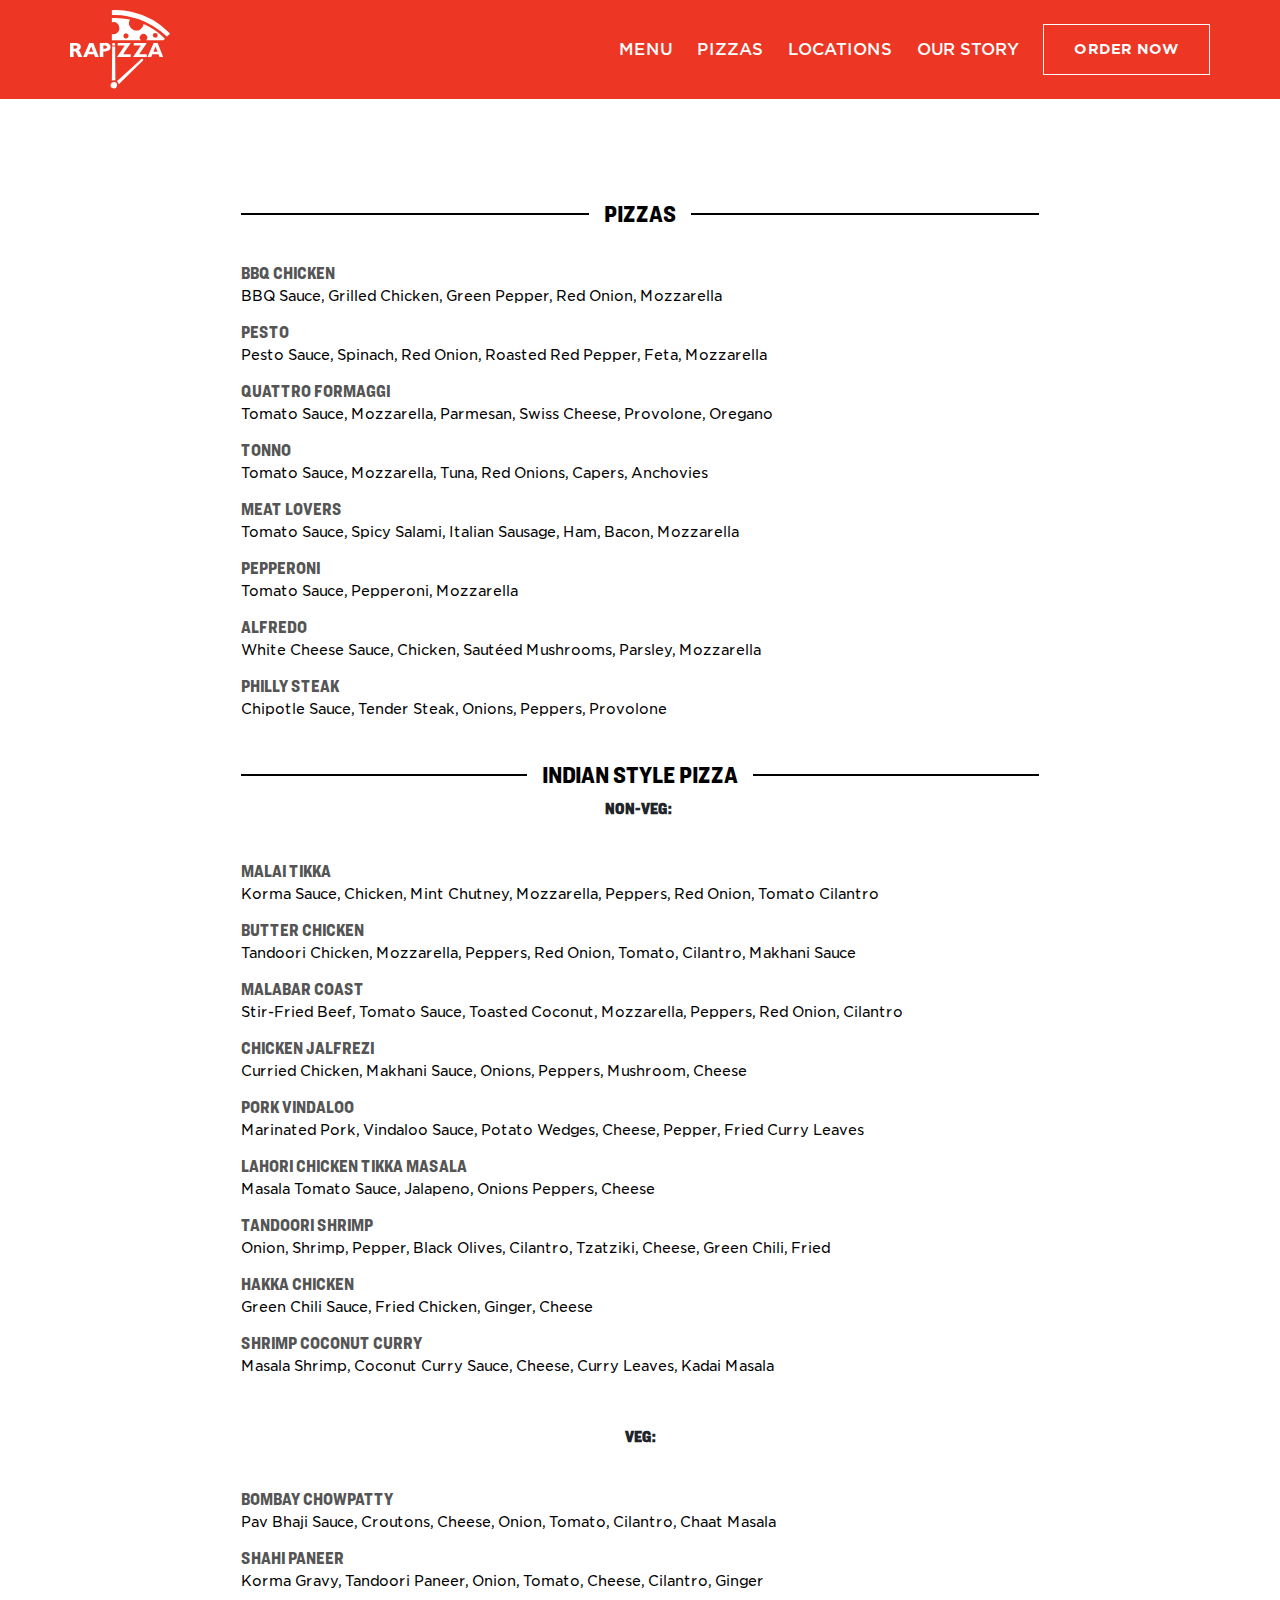
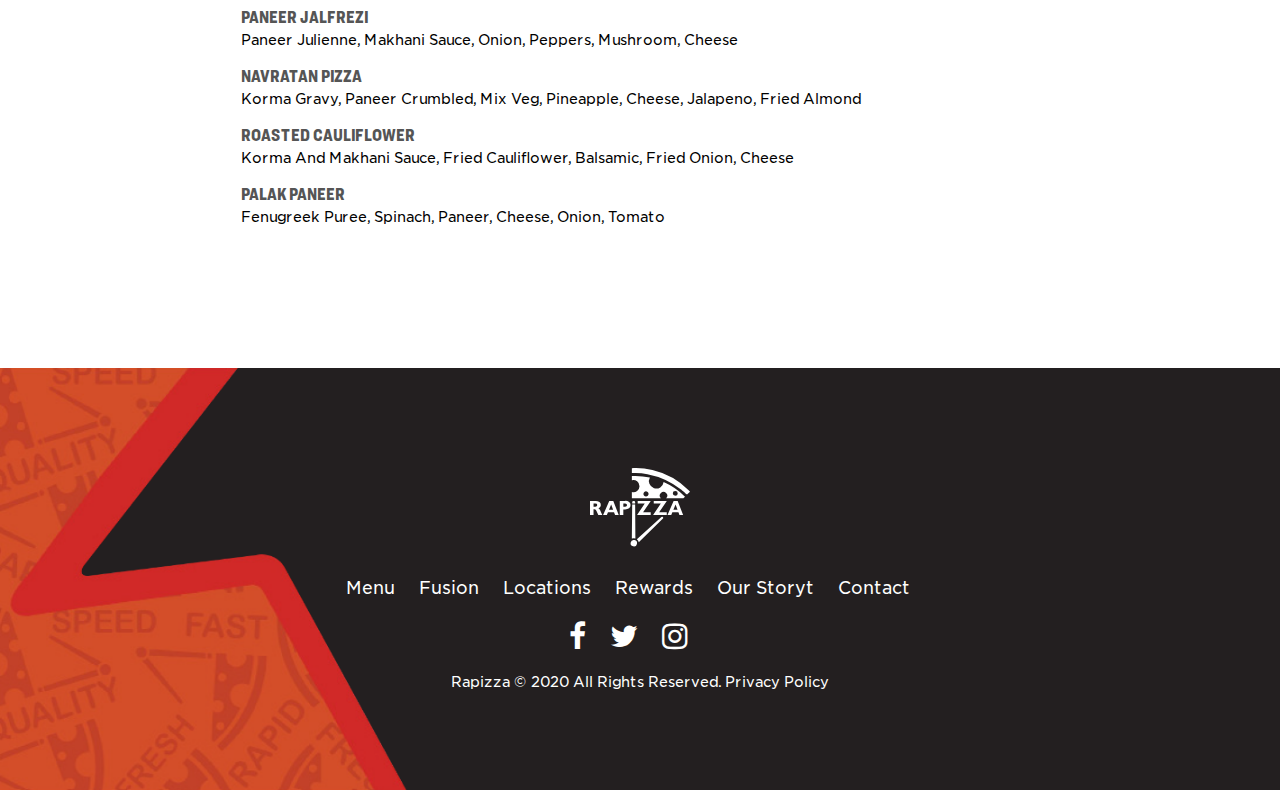
<file: pizzas.html>
<html>
<head>
  <title>Rapizza</title>
  <!-- Latest compiled and minified CSS -->
  <meta charset="UTF-8" />
  <meta name="viewport" content="width=device-width, initial-scale=1.0" />
  <link rel="shortcut icon" href="img/favicon.png" />
  <link rel="stylesheet" href="css/bootstrap.min.css" />
  <link rel="stylesheet" type="text/css" href="css/style.css" />
  <link rel="stylesheet" type="text/css" href="fonts/fonts.css" />
  <link rel="stylesheet" type="text/css" href="css/header.css" />
  <link rel="stylesheet" type="text/css" href="css/responsive.css" />
  <link rel="stylesheet" href="css/all.css" />
  <link rel="stylesheet" href="css/jquery.mCustomScrollbar.min.css" />
  <link
  rel="stylesheet"
  href="https://cdnjs.cloudflare.com/ajax/libs/font-awesome/4.7.0/css/font-awesome.min.css"
  />
</head>
<body>
  <!-- header -->
  <header class="header_area">
    <nav class="navbar navbar-expand-lg menu_one menu_four hosting_menu">
      <div class="container">
        <a class="navbar-brand sticky_logo" href="index.html">
          <img src="img/logo.svg" alt="logo" />
          <img src="img/logo.svg"  alt="" />
        </a>
        <button
        class="navbar-toggler collapsed"
        type="button"
        data-toggle="collapse"
        data-target="#navbarSupportedContent"
        aria-controls="navbarSupportedContent"
        aria-expanded="false"
        aria-label="Toggle navigation"
        >
        <span class="menu_toggle">
          <span class="hamburger">
            <span></span>
            <span></span>
            <span></span>
          </span>
          <span class="hamburger-cross">
            <span></span>
            <span></span>
          </span>
        </span>
      </button>
      
      <div class="collapse navbar-collapse" id="navbarSupportedContent">
        <ul class="navbar-nav menu w_menu ml-auto">
          <li
          class="nav-item dropdown submenu mega_menu mega_menu_two active"
          >
          <a
          class="nav-link dropdown-toggle"
          href="menu.html"
          role="button"
          
          aria-haspopup="true"
          aria-expanded="false"
          >menu
        </a>
      </li>
      
      
      <li class="dropdown submenu nav-item">
        <a
        title="Pages"
        class="dropdown-toggle nav-link"
        
        role="button"
        aria-haspopup="true"
        aria-expanded="false"
        href="pizzas.html"
        >Pizzas</a
        >
        <!-- <ul role="menu" class="dropdown-menu">
          <li class="dropdown submenu nav-item">
            <a
            title="Service"
            class="dropdown-toggle nav-link"
            data-toggle="dropdown"
            role="button"
            aria-haspopup="true"
            aria-expanded="false"
            href="#"
            >Service
            <span class="arrow_carrot-right"></span>
          </a>
        </li>
      </ul> -->
    </li>
    
    <li class="dropdown submenu nav-item">
      <a
      title="Pages"
      class="dropdown-toggle nav-link"

      role="button"
      aria-haspopup="true"
      aria-expanded="false"
      href="location.html"
      >locations</a
      >
      <!-- <ul role="menu" class="dropdown-menu">
        <li class="dropdown submenu nav-item">
          <a
          title="Service"
          class="dropdown-toggle nav-link"
          data-toggle="dropdown"
          role="button"
          aria-haspopup="true"
          aria-expanded="false"
          href="#"
          >Service
          <span class="arrow_carrot-right"></span>
        </a>
        <ul class="dropdown-menu">
          <li class="nav-item">
            <a
            title="Service 01"
            class="nav-link"
            href="service-1.html"
            >Service 01</a
            >
          </li>
        </ul>
      </li>
    </ul> -->
  </li>
  
  
  
  <li class="dropdown submenu nav-item">
    <a
    title="Pages"
    class="dropdown-toggle nav-link"

    role="button"
    aria-haspopup="true"
    aria-expanded="false"
    href="our-story.html"
    >our story</a
    >
  </li>
  
</ul>
<a class="header-btn" href="#">Order Now</a>
</div>
</div>
</nav>
</header>
<!-- end-header -->
<!-- menu-section -->
<section class="menus">
  <div class="container">
    <div class="row">
      <div class="col-md-12">
        <div class="main-menu-list">
          <div class="add-menu">
            <div class="menu-list">
              <span><h4>Pizzas</h4>
              </span>
            </div>
            
            <div class="menu-items">
              <ul>
                <li>
                  <h3>BBQ chicken </h3>
                  <p>BBQ sauce, grilled chicken, green pepper, red onion, mozzarella</p>
                </li>
                <li>
                  <h3>Pesto </h3>
                  <p>Pesto sauce, spinach, red onion, roasted red pepper, feta, mozzarella </p>
                </li>
                
                <li>
                  <h3>Quattro Formaggi </h3>
                  <p>Tomato sauce, mozzarella, parmesan, swiss cheese, provolone, oregano    
                  </p>
                </li>
                
                <li>
                  <h3>Tonno </h3>
                  <p>Tomato sauce, mozzarella, tuna, red onions, capers, anchovies</p>
                </li>
                
                <li>
                  <h3>Meat lovers</h3>
                  <p>Tomato sauce, spicy salami, Italian sausage, ham, bacon, mozzarella 
                  </p>
                </li>
                
                <li>
                  <h3>
                    Pepperoni</h3>
                    <p>Tomato sauce, pepperoni, mozzarella </p>
                  </li>
                  
                  <li>
                    <h3>Alfredo</h3>
                    <p>White cheese sauce, chicken, sautéed mushrooms, parsley, mozzarella </p>
                  </li>
                  
                  <li>
                    <h3>Philly Steak </h3>
                    <p>Chipotle sauce, tender steak, onions, peppers, provolone 
                    </p>
                  </li>
                  
                </ul>
              </div>
            </div>
            
            <div class="add-menu">
              <div class="menu-list">
                <span><h4>Indian Style pizza</h4></span>
              </div>
              <h5>Non-Veg: </h5>
              <div class="menu-items">
                <ul>
                  <li>
                    
                    <h3>Malai Tikka </h3>
                    <p>Korma sauce, chicken, mint chutney, mozzarella, peppers, red onion, tomato cilantro
                    </p>
                  </li>
                  <li>
                    <h3>Butter Chicken </h3>
                    <p>Tandoori chicken, mozzarella, peppers, red onion, tomato, cilantro, makhani sauce
                    </p>
                  </li>
                  
                  <li>
                    <h3>Malabar Coast </h3>
                    <p>Stir-fried beef, tomato sauce, toasted coconut, mozzarella, peppers, red onion, cilantro
                      
                    </p>
                  </li>
                  
                  <li>
                    <h3>Chicken Jalfrezi </h3>
                    <p>Curried chicken, makhani sauce, onions, peppers, mushroom, cheese
                    </p>
                  </li>
                  
                  <li>
                    <h3>Pork vindaloo </h3>
                    <p>Marinated Pork, vindaloo sauce, potato wedges, cheese, pepper, fried curry leaves
                    </p>
                  </li>
                  
                  <li>
                    <h3>
                      Lahori Chicken tikka masala </h3>
                      <p>masala tomato sauce, jalapeno, onions peppers, cheese</p>
                    </li>
                    
                    <li>
                      <h3>Tandoori Shrimp   </h3>
                      <p>onion, shrimp, pepper, black olives, cilantro, tzatziki, cheese, green chili, fried</p>
                    </li>
                    
                    <li>
                      <h3>Hakka Chicken</h3>
                      <p>Green chili sauce, fried chicken, ginger, cheese 
                      </p>
                    </li>
                    
                    <li>
                      <h3>Shrimp coconut curry </h3>
                      <p>Masala Shrimp, coconut curry sauce, cheese, curry leaves, kadai masala
                      </p>
                    </li>
                  </ul>
                </div>
                
                <h5>Veg:</h5>
                <div class="menu-items">
                  <ul>
                    <li>
                      
                      <h3>Bombay Chowpatty </h3>
                      <p>pav bhaji sauce, croutons, cheese, onion, tomato, cilantro, chaat masala
                      </p>
                    </li>
                    <li>
                      <h3>Shahi Paneer</h3>
                      <p>Korma gravy, tandoori paneer, onion, tomato, cheese, cilantro, ginger
                      </p>
                    </li>
                    
                    <li>
                      <h3>Paneer Jalfrezi </h3>
                      <p>paneer julienne, makhani sauce, onion, peppers, mushroom, cheese
                      </p>
                    </li>

                    <li>
                      <h3>Navratan Pizza </h3>
                      <p>Korma gravy, paneer crumbled, mix veg, pineapple, cheese, jalapeno, fried almond
                      </p>
                    </li>

                    <li>
                      <h3>Roasted Cauliflower </h3>
                      <p>Korma and makhani sauce, fried cauliflower, balsamic, fried onion, cheese
                      </p>
                    </li>

                    <li>
                      <h3>Palak Paneer</h3>
                      <p>Fenugreek puree, spinach, paneer, cheese, onion, tomato
                      </p>
                    </li>
                    </ul>
                  </div>
                </div>

             
              </div>
            </div>
          </div>
        </div>
      </div>
    </section>
    <!-- footer -->
    <footer>
      <div class="container">
        <div class="row">
          <div class="col-md-12">
            <div class="footer-content">
              <img src="img/logo.svg">
              <ul>
                <li><a href="#">Menu</a><li>
                  <li><a href="#">Fusion </a><li>
                    <li><a href="#">Locations </a><li>
                      <li><a href="#"> Rewards </a><li>
                        <li><a href="#"> Our Storyt</a><li>
                          <li><a href="#">Contact</a><li></li>
                        </ul>
                        
                        <ul class="footer-social-list">
                          <li><a href="#"><i class="fa fa-facebook"></i></a><li>
                            <li><a href="#"><i class="fa fa-twitter"></i></a><li>
                              <li><a href="#"><i class="fa fa-instagram"></i><a><li>
                              </ul>
                              <p>Rapizza © 2020 All Rights Reserved. Privacy Policy</p>
                            </div>
                          </div>
                        </div>
                      </div>
                    </footer>
                    <!-- jQuery library -->
                    <script src="js/jquery-3.2.1.min.js"></script>
                    <script src="js/main.js"></script>
                    <script src="js/jquery.min.js"></script>
                    <script src="js/bootstrap.min.js"></script>
                    <script src="js/popper.min.js"></script>
                    
                  </body>
                  </html>
</file>
<file: css/style.css>
* {
  margin: 0px;
  padding: 0px;
}
* {
  outline: none;
}

* {
  -webkit-box-sizing: border-box;
  -moz-box-sizing: border-box;
  box-sizing: border-box;
  outline: none;
}

a {
  text-decoration: none;
}
a:hover,
a:focus {
  text-decoration: none;
}

.row.m0 {
  margin: 0px;
}

.p0 {
  padding: 0px;
}

i:before {
  margin-left: 0px !important;
}

body {
  font-family: "GothamSSm";
  letter-spacing: 0px;
  /* color: #677294; */
  padding: 0px;
  z-index: 0;
}

/* .body_wrapper {
  z-index: 20;
  overflow: hidden;
} */

a,
.btn,
button {
  text-decoration: none;
  outline: none;
}
a:hover,
a:focus,
.btn:hover,
.btn:focus,
button:hover,
button:focus {
  text-decoration: none;
  outline: none;
}

.btn:focus,
.btn:active:focus,
.btn.active:focus,
.btn.focus,
.btn:active.focus,
.btn.active.focus {
  outline: none;
  box-shadow: none;
}

.border-bottom {
  border-bottom: solid 2px #000;
}
.f_size_50 {
  font-size: 50px;
}

.f_size_40 {
  font-size: 40px;
}

.f_size_30 {
  font-size: 30px;
}

.f_size_28 {
  font-size: 28px;
}

.f_size_22 {
  font-size: 22px;
}

.f_size_24 {
  font-size: 24px;
}

.f_size_20 {
  font-size: 20px;
}

.f_size_18 {
  font-size: 18px;
}

.f_size_16 {
  font-size: 16px;
}

.f_size_15 {
  font-size: 15px;
}

.l_height60 {
  line-height: 60px;
}

.l_height50 {
  line-height: 50px;
}

.l_height45 {
  line-height: 45px;
}

.l_height40 {
  line-height: 40px;
}

.l_height30 {
  line-height: 30px;
}

.l_height34 {
  line-height: 34px;
}

.l_height28 {
  line-height: 28px;
}

/*=========== font-weight ==============*/
.f_300 {
  font-weight: 300;
}

.f_400 {
  font-weight: 400;
}

.f_500 {
  font-weight: 500;
}

.f_600 {
  font-weight: 600;
}

.f_700 {
  font-weight: 700;
}

.f_900 {
  font-weight: 900;
}

.w_color {
  color: #fff;
}
.ml-auto {
  margin-left: auto;
}
.mt_60 {
  margin-top: 60px;
}

.mt_29 {
  margin-top: 29px;
}

.mt_30 {
  margin-top: 30px;
}

.mt_40 {
  margin-top: 40px;
}

.mt_70 {
  margin-top: 70px;
}

.mt_75 {
  margin-top: 75px;
}

.mt_100 {
  margin-top: 100px;
}

.mt_130 {
  margin-top: 130px;
}

.mb_70 {
  margin-bottom: 70px;
}

.mb_20 {
  margin-bottom: 20px;
}

.mb_15 {
  margin-bottom: 15px;
}

.mb_30 {
  margin-bottom: -30px;
}

.mb-30 {
  margin-bottom: 30px;
}

.mb_40 {
  margin-bottom: 40px;
}

.mb_50 {
  margin-bottom: 50px;
}

.mb-50 {
  margin-bottom: -50px;
}

.mb_60 {
  margin-bottom: 60px;
}

.mb_90 {
  margin-bottom: 90px;
}

.pl_20 {
  padding-left: 20px;
}

.pl-30 {
  padding-left: 30px;
}

.pl_40 {
  padding-left: 40px;
}

.pl_50 {
  padding-left: 50px;
}

.pl_60 {
  padding-left: 60px;
}

.pl_100 {
  padding-left: 100px;
}

.pl_70 {
  padding-left: 70px;
}

.pl_120 {
  padding-left: 120px;
}

.pr_100 {
  padding-right: 100px;
}

.pr_120 {
  padding-right: 120px;
}

.pr_60 {
  padding-right: 60px;
}

.pr_70 {
  padding-right: 70px;
}

.pr_50 {
  padding-right: 50px;
}

.pr_20 {
  padding-right: 20px;
}

.pt_150 {
  padding-top: 150px;
}

.pt_120 {
  padding-top: 40px;
}

.pb_50 {
  padding-bottom: 50px;
}
.pt_30 {
  padding-top: 30px;
}
.padding-50 {
  padding: 50px 0px 20px;
}

.p-0 {
  padding: 0px;
}

header {
  width: 100%;
  float: left;
}

footer {
  width: 100%;
  float: left;
  padding: 100px 0px;
  background: #231f20;
  text-align: center;
  position: relative;
  overflow: hidden;
}

footer:before {
  content: "";
  position: absolute;
  bottom: 0px;
  left: 0;
  background: url(../img/footer-shape.png) no-repeat;
  width: 454px;
  height: 100%;
  background-size: 90%;
}

section {
  width: 100%;
  float: left;
  padding: 100px 0px;
  overflow: hidden;
}

ul {
  margin: 0;
  padding: 0;
  list-style-type: none;
  font-family: "GothamSSm";
}

li {
  font-family: "GothamSSm";
  font-weight: normal;
}

p {
  font-family: "GothamSSm";
  font-weight: normal;
  color: #ffffff;
  margin: 0px;
  font-size: 14px;
  line-height: 16px;
}

a {
  font-family: "GothamSSm";
  font-weight: bold;
  text-decoration: none;
}

a:hover {
  text-decoration: none;
}

h2 {
  margin: 0;
  padding: 0;
  font-family: "Ringside Condensed";
  font-weight: bold;
  font-size: 72px;
  line-height: 86px;
  text-transform: uppercase;
  color: #ffffff;
}

h3 {
  margin: 0;
  font-weight: 500;
  font-size: 32px;
  line-height: 39px;
  text-transform: uppercase;
  font-family: "Ringside Condensed";
}

h4 {
  margin: 0;
  color: #ee3624;
  font-size: 24px;
  line-height: 29px;
  font-family: "Ringside Condensed";
  font-weight: 500;
  text-transform: uppercase;
}

.read-more {
  padding: 16px 30px;
  background: #ffffff;
  font-size: 14px;
  line-height: 16px;
  color: #ffffff;
  text-transform: uppercase;
  text-decoration: none;
  letter-spacing: 1px;
  display: inline-block;
  transition: all 0.5s;
}

.read-more:hover {
  color: #000;
  background: #fff;
}

.header-btn {
  padding: 16px 30px;
  font-size: 14px;
  line-height: 17px;
  color: #ffffff;
  text-transform: uppercase;
  border: solid 1px #fff;
  text-decoration: none;
  letter-spacing: 1px;
  display: inline-block;
  margin-left: 24px;
  transition: all 0.5s;
}

.header-btn:hover {
  color: #000;
  background: #fff;
}

.header-buttom-stick {
  display: flex;
  align-items: center;
  justify-content: center;
  width: 100%;
  padding: 15px;
  background: #f99d1c;
}

.header-buttom-stick p {
  color: #231f20;
  font-size: 18px;
  margin: 0;
  line-height: 21px;
  padding-right: 10px;
}

.small-read-more:hover {
  color: #000;
}
.small-read-more {
  color: #000;
  letter-spacing: 1px;
  border-bottom: solid 2px #000;
  text-transform: uppercase;
  line-height: 16px;
  font-size: 14px;
}

/* custom-css*/

/* ************ main-banner * ************/
section.main-banner {
  padding: 0;
  position: relative;
}

section.main-banner .main-banner-image img {
  width: 100%;
}

section.main-banner .banner-content {
  position: absolute;
  top: 50%;
  left: auto;
  transform: translate(0px, -50%);
}

section.main-banner .banner-content img {
  display: inherit;
  padding-bottom: 20px;
}

section.main-banner .banner-content a:hover {
  background: #fff;
  color: #000;
}

section.main-banner .banner-content a {
  background: #ee3624;
  color: #fff;
  transition: all 0.5s;
}

/* ************ end * ************/

/* ************start-main-pusion * ************/
section.main-pusion {
  text-align: center;
  position: relative;
  padding: 100px 0px 40px;
}

section.main-pusion {
  text-align: center;
  position: relative;
  overflow: hidden;
}

section.main-pusion:before {
  content: "";
  position: absolute;
  top: -103px;
  right: -90px;
  background: url(../img/top-shape.png) no-repeat;
  width: 400px;
  height: 400px;
  z-index: -1;
  background-size: 80%;
}

section.main-pusion:after {
  content: "";
  position: absolute;
  bottom: -217px;
  left: -39px;
  background: url(../img/bottom-shape.png) no-repeat;
  width: 400px;
  height: 400px;
  z-index: -1;
  background-size: 64%;
}

section.main-pusion .main-headding {
  text-align: center;
}

section.main-pusion .main-headding h2 {
  color: #ee3624;
  padding-bottom: 10px;
}

section.main-pusion .main-headding p {
  color: #231f20;
  line-height: 21px;
  font-size: 18px;
  margin: 0;
  padding-bottom: 50px;
}

section.main-pusion .pizza-item img {
  width: 100%;
  padding-bottom: 0px;
  height: auto;
}

.pizza-item a {
  display: block;
}

section.main-pusion .pizza-item h4 {
  padding-bottom: 20px;
  padding-top: 30px;
}

section.main-pusion .pizza-item p {
  color: #555555;
  font-size: 15px;
  line-height: 26px;
  padding-bottom: 60px;
}

/* ************end * ************/
/* ************ start-stotry* ************/
section.story-section {
  padding: 0;
  position: relative;
}

section.story-section img {
  width: 100%;
}

section.story-section .story-content {
  position: absolute;
  top: 50%;
  left: auto;
  transform: translate(0px, -50%);
  width: 480px;
}

section.story-section .story-content h2 {
  padding-bottom: 25px;
}

section.story-section .story-content p {
  font-size: 17px;
  line-height: 27px;
  margin: 0;
  padding-bottom: 40px;
}

section.story-section .story-content a:hover {
  background: #000;
  color: #fff;
}

section.story-section .story-content a {
  color: #ee3624;
  transition: all 0.5s;
}

/* ************ end* ************/
/* ************ menu-section ************/

section.main-pusion.menu-section {
  position: relative;
  padding: 100px 0px 60px;
}
section.main-pusion.menu-section {
  position: relative;
  overflow: hidden;
}

section.main-pusion.menu-section:before {
  content: "";
  position: absolute;
  top: -61px;
  right: -170px;
  background: url(../img/top-shape.png) no-repeat;
  width: 400px;
  height: 400px;
  z-index: -1;
  background-size: 60%;
}

section.main-pusion.menu-section:after {
  content: "";
  position: absolute;
  bottom: -257px;
  left: -11px;
  background: url(../img/bottom-shape.png) no-repeat;
  width: 400px;
  height: 400px;
  z-index: -1;
  background-size: 50%;
}

section.main-pusion.menu-section .pizza-item img {
  padding-bottom: 18px;
}

section.main-pusion.menu-section .pizza-item h4 {
  padding-bottom: 40px;
}
/* end */

/* make-your-own */
section.main-make img {
  width: 100%;
}
section.main-make {
  padding: 0px;
  position: relative;
}

section.main-make .make-own-content {
  position: absolute;
  top: 50%;
  right: 20%;
  transform: translate(0px, -50%);
  width: 32%;
}

section.main-make .make-own-content h2 {
  line-height: 72px;
  padding-bottom: 12px;
  color: #ee3624;
}

section.main-make .make-own-content p {
  line-height: 21px;
  font-size: 18px;
  margin: 0;
  padding-bottom: 40px;
}

section.main-make .make-own-content a {
  color: #ee3624;
  transition: all 0.5s;
}
section.main-make .make-own-content a:hover {
  background: #e6352d;
  color: #fff;
}
/* end */

/* mail-section */

section.mail-section {
  padding: 50px;
  background: #ee3624;
}
section.mail-section .subscribe {
  display: flex;
  align-items: center;
  justify-content: space-between;
}

.mail-heading {
  width: 40%;
}

.mail-heading p {
  color: #fff;
  padding-top: 10px;
  line-height: 24px;
}

.mail-heading h3 {
  color: #fff;
}

.mail-form input {
  height: 60px;
  margin-right: -10px;
  width: 450px;
  padding: 0px 22px;
  border: none;
}

.mail-form a {
  background: #231f20;
  font-size: 14px;
  color: #ffffff;
  text-transform: uppercase;
  text-decoration: none;
  letter-spacing: 1px;
  display: inline-block;
  transition: all 0.5s;
  height: 60px;
  line-height: 30px;
}

.mail-form a:hover {
  background: #ababab;
  color: #fff;
}
/* end */

/* footer */
footer .footer-content img {
  width: 100px;
  padding-bottom: 30px;
}

footer .footer-content ul {
  display: flex;
  align-items: center;
  justify-content: center;
  padding-bottom: 20px;
}

footer .footer-content ul li {
  padding-right: 12px;
  font-family: "GothamSSm";
}

footer .footer-content ul li a {
  font-family: "GothamSSm";
  font-size: 17px;
  line-height: 20px;
  font-weight: normal;
  color: #fff;
  text-transform: capitalize;
}
footer .footer-content .footer-social-list li i {
  font-size: 30px;
}
/* end */

/* about-css */
section.about-contents {
  background: #ccc3;
  padding: 100px 0px 0px;
}

section.info {
  background: #ccc3;
  padding: 50px 0px 100px;
}

section.about {
  padding: 0;
  position: relative;
}

.about .about-image img {
  height: 450px;
  object-fit: cover;
  width: 100%;
}

section.about .about-area {
  position: absolute;
  top: 50%;
  left: 50%;
  transform: translate(-50%, -50%);
}

section.about:before {
  content: "";
  position: absolute;
  top: 0;
  left: 0;
  width: 100%;
  height: 100%;
  background: #000 rgba(0, 0, 0, 0.1);
  background: rgba(0, 0, 0, 0.2);
}

.flex-content h2 {
  color: #555555;
  padding-bottom: 25px;
  font-size: 42px;
  line-height: 52px;
}

.flex-content p {
  color: #000000;
  font-size: 17px;
  line-height: 27px;
  margin: 0;
}

/* .flex-content {
  padding-bottom: 60px;
} */

.flex-content img {
  width: 100%;
  height: 350px;
  object-fit: cover;
}
.about-info h3 {
  padding-bottom: 25px;
}
section.info .about-info p {
  color: #555555;
  font-size: 17px;
  margin: 0px;
  line-height: 27px;
}

section.info .about-info a {
  display: inherit;
  color: #555555;
  font-weight: normal;
  line-height: 27px;
}

section.main-pusion.routet .pizza-item a img {
  -webkit-transition: -webkit-transform 0.8s ease-in-out;
  transition: transform 0.8s ease-in-out;
}

section.main-pusion.routet .pizza-item a img:hover {
  -webkit-transform: rotate(90deg);
  transform: rotate(90deg);
}

.menu > .nav-item > .nav-link:hover {
  color: #000;
}
/* end */

/*menus */
section.menus .main-menu-list .menu-list {
  text-align: center;
}

section.menus .main-menu-list .menu-list span h4 {
  color: #000;
}

section.menus .main-menu-list .menu-list {
  text-align: center;
  position: relative;
  display: inline-block;
  position: relative;
  max-width: 80%;
  /* margin: 0 auto; */
}

.menu-items {
  padding-top: 40px;
  text-align: left;
}

section.menus .main-menu-list .menu-list span:before {
  content: "";
  width: 100000px;
  height: 2px;
  position: absolute;
  margin: 0 15px;
  background: #000000;
  top: 50%;
  margin-top: -1px;
  left: 100%;
}

section.menus .main-menu-list .menu-list span:after {
  content: "";
  width: 100000px;
  height: 2px;
  position: absolute;
  margin: 0 15px;
  background: #000000;
  top: 50%;
  margin-top: -1px;
  right: 100%;
}

.menu-items {
  padding: 30px 0px;
}
.menu-items ul li {
  padding: 0px 0px 13px;
}
.menu-items ul li h3 {
  font-size: 17px;
  padding-bottom: 0px;
  margin: 0;
  font-weight: 500;
  line-height: 30px;
  color: #555555;
}
.menu-items ul li p {
  color: #000;
  font-weight: normal;
  margin: 0;
}
.main-menu-list {
  width: 70%;
  margin: 0 auto;
}

.add-menu {
  overflow: hidden;
  text-align: center;
}

.add-menu h5 {
  margin-top: 10px;
  font-size: 16px;
  font-weight: bold;
  font-family: "Ringside Condensed";
  text-transform: uppercase;
}

.new-add {
  display: flex;
  align-items: center;
  padding-top: 10px;
}

.menu-items ul li p {
  color: #000;
  font-weight: normal;
  margin: 0;
  text-transform: capitalize;
}
.new-add ul {
  display: flex;
  align-items: center;
  margin: 0;
  padding: 0;
  margin-left: 6px;
}

.new-add ul li {
  padding-right: 4px;
  padding-bottom: 0px;
}

.new-add p {
  font-weight: bold !important;
  font-size: 12px;
  text-transform: uppercase;
}

.new-add ul li p {
  font-weight: normal !important;
}

section.about-contents .container .row .col-md-6:nth-child(5):last-child {
  padding-bottom: 0px;
}
section.about-contents .container .row .col-md-6 {
  padding-bottom: 100px;
}

section.about-contents .container .row .col-md-6:nth-child(5) {
  padding-bottom: 0px;
}

section.map {
  padding: 0px;
}

.map-box {
  border: solid 1px #ccc;
  border-radius: 6px;
  padding: 20px 20px;
}
.close-store a {
  border: solid 1px #ccc;
  padding: 6px;
  color: #000;
  border-radius: 4px;
  font-size: 12px;
  text-transform: capitalize;
  font-weight: normal;
}
.close-store p {
  color: #000;
  margin: 12px 0px;
  width: 200px;
  line-height: 22px;
  text-transform: capitalize;
}
.contact-option i {
  color: #000;
  padding-right: 6px;
  font-size: 18px;
  font-weight: normal;
}
.contact-option a {
  color: #000;
  font-size: 14px;
  font-weight: normal;
}

.contact-option p {
  color: #000;
}

.contact-option span {
  display: flex;
  align-items: center;
  padding-bottom: 14px;
}

.contact-option span:last-child {
  padding: 0;
}

.right-sec a {
  border: solid 1px #ccc;
  font-size: 18px;
  text-transform: capitalize;
  padding: 10px 30px;
  font-weight: normal;
  background: #ee3624;
  color: #fff;
  border: none;
  border-radius: 2px;
}

.map-box {
  border: solid 1px #ccc;
  border-radius: 6px;
  padding: 20px 20px;
  display: flex;
  align-items: center;
  justify-content: space-between;
  margin-bottom: 40px;
}

.map-box:last-child {
  margin-bottom: 0px;
}
</file>
<file: fonts/fonts.css>
@font-face {
    font-family: 'GothamSSm';
    src: url('GothamSSm-Bold.woff2') format('woff2'),
        url('GothamSSm-Bold.woff') format('woff');
    font-weight: bold;
    font-style: normal;
    font-display: swap;
}

@font-face {
    font-family: 'GothamSSm';
    src: url('GothamSSm-Medium.woff2') format('woff2'),
        url('GothamSSm-Medium.woff') format('woff');
    font-weight: 500;
    font-style: normal;
    font-display: swap;
}

@font-face {
    font-family: 'Ringside Condensed';
    src: url('RingsideCondensed-Black.woff2') format('woff2'),
        url('RingsideCondensed-Black.woff') format('woff');
    font-weight: 500;
    font-style: normal;
    font-display: swap;
}

@font-face {
    font-family: 'GothamSSm';
    src: url('GothamSSm-Book.woff2') format('woff2'),
        url('GothamSSm-Book.woff') format('woff');
    font-weight: normal;
    font-style: normal;
    font-display: swap;
}
</file>
<file: css/header.css>
/*====================================================*/
/*====================================================*/
/*============== header_area css ==============*/

/* .hosting_menu.menu_four .w_menu > .nav-item:hover > .nav-link, .hosting_menu.menu_four .w_menu > .nav-item.active > .nav-link {
    color: #f8636b;
} */
header.header_area .navbar-brand {
  padding: 0px;
}

.header_area {
  transition: all 0.2s linear;
  background: #ee3624;
  padding: 10px 0px;
}
header.header_area img {
  width: 100px;
}
.menu_one {
  padding: 0px;
}
.menu_one .btn_get {
  margin-left: 40px;
}

.sticky_logo img + img {
  display: none;
}

@media (min-width: 992px) {
  .mobile_btn {
    visibility: hidden;
    display: none;
  }
}

.menu > .nav-item {
  position: relative;
  padding-bottom: 10px;
  padding-top: 10px;
}
.menu > .nav-item > .nav-link {
  color: #fff;
  padding: 0px;
  transition: color 0.3s ease 0s;
  position: relative;
  text-transform: uppercase;
  font-family: "GothamSSm";
  font-weight: bold;
  font-size: 16px;
  font-weight: 500;
  line-height: 19px;
}
.menu > .nav-item > .nav-link:before {
  content: "";
  width: 0;
  height: 1px;
  /* background: #6754e2; */
  position: absolute;
  bottom: 0;
  left: auto;
  right: 0;
  transition: all 0.2s linear;
}
.menu > .nav-item > .nav-link:after {
  display: none;
}
.menu > .nav-item.submenu .dropdown-menu {
  margin: 0px;
  border: 0px;
  margin: 0px;
  border-radius: 0px;
  left: -40px;
  min-width: 200px;
  padding: 0px;
  background: #fff;
  box-shadow: -1px 2px 19px 3px rgba(14, 0, 40, 0.05);
}
@media (min-width: 992px) {
  .menu > .nav-item.submenu .dropdown-menu {
    transform: translateY(20px);
    transition: all 0.3s ease-in;
    opacity: 0;
    visibility: hidden;
    display: block;
  }
}
.menu > .nav-item.submenu .dropdown-menu .nav-item {
  display: block;
  width: 100%;
  margin-right: 0px;
  padding: 0px 40px;
  position: relative;
}
.menu > .nav-item.submenu .dropdown-menu .nav-item .nav-link {
  padding: 0px;
  white-space: nowrap;
  font: 400 14px/34px "Circular XX Book";
  color: #051441;
  transition: color 0.2s linear;
}
.menu > .nav-item.submenu .dropdown-menu .nav-item .nav-link:after {
  display: none;
}
.menu
  > .nav-item.submenu
  .dropdown-menu
  .nav-item
  .nav-link
  span.arrow_carrot-right {
  right: 20px;
  position: absolute;
  line-height: 30px;
  font-size: 18px;
}
.menu > .nav-item.submenu .dropdown-menu .nav-item:first-child {
  padding-top: 25px;
}
@media (min-width: 992px) {
  .menu
    > .nav-item.submenu
    .dropdown-menu
    .nav-item:first-child
    > .dropdown-menu {
    top: 0;
  }
}
.menu > .nav-item.submenu .dropdown-menu .nav-item:last-child {
  padding-bottom: 30px;
  margin-bottom: -8px;
}
.menu > .nav-item.submenu .dropdown-menu .nav-item > .dropdown-menu {
  transition: transform 0.3s ease-in;
  padding: 0px;
}
.menu > .nav-item.submenu .dropdown-menu .nav-item > .dropdown-menu:before {
  display: none;
}
@media (min-width: 992px) {
  .menu > .nav-item.submenu .dropdown-menu .nav-item > .dropdown-menu {
    position: absolute;
    left: 100%;
    top: -25px;
    opacity: 0;
    display: block;
    visibility: hidden;
    transform: translateY(20px);
    transition: all 0.3s ease-in;
  }
}
.menu > .nav-item.submenu .dropdown-menu.mega_menu_three > .nav-item {
  padding: 0px;
}
.menu
  > .nav-item.submenu
  .dropdown-menu.mega_menu_three
  > .nav-item
  > .dropdown-menu {
  left: 0;
  position: relative;
  transform: translateY(0);
}
.menu
  > .nav-item.submenu
  .dropdown-menu.mega_menu_three
  > .nav-item
  > .dropdown-menu
  .nav-item {
  padding: 20px 45px;
  border: 1px solid transparent;
  transition: all 0.15s linear;
}
.menu
  > .nav-item.submenu.dropdown-menu.mega_menu_three
  > .nav-item
  > .dropdown-menu.nav-item.nav-link.navdropdown_link {
  display: flex;
}
.menu
  > .nav-item.submenu
  .dropdown-menu.mega_menu_three
  > .nav-item
  > .dropdown-menu
  .nav-item
  .nav-link
  .navdropdown_link
  .navdropdown_icon {
  margin-right: 25px;
}
.menu
  > .nav-item.submenu
  .dropdown-menu.mega_menu_three
  > .nav-item
  > .dropdown-menu
  .nav-item
  .nav-link
  .navdropdown_link
  .navdropdown_icon
  img {
  max-width: 30px;
}
.menu
  > .nav-item.submenu
  .dropdown-menu.mega_menu_three
  > .nav-item
  > .dropdown-menu
  .nav-item
  .nav-link
  .navdropdown_link
  .navdropdown_content
  h5 {
  color: #13112d;
  margin-bottom: 0px;
}
.menu
  > .nav-item.submenu
  .dropdown-menu.mega_menu_three
  > .nav-item
  > .dropdown-menu
  .nav-item
  .nav-link
  .navdropdown_link
  .navdropdown_content
  p {
  margin-bottom: 0;
  padding-top: 5px;
  font-size: 15px;
  line-height: 20px;
  color: #677294;
}
.menu
  > .nav-item.submenu
  .dropdown-menu.mega_menu_three
  > .nav-item
  > .dropdown-menu
  .nav-item.nav_download_btn {
  border-top-color: #f2f0f7;
  padding: 15px 45px;
}
.menu
  > .nav-item.submenu
  .dropdown-menu.mega_menu_three
  > .nav-item
  > .dropdown-menu
  .nav-item.nav_download_btn
  .nav-link
  .navdropdown_link {
  align-items: center;
  justify-content: center;
}
.menu
  > .nav-item.submenu
  .dropdown-menu.mega_menu_three
  > .nav-item
  > .dropdown-menu
  .nav-item.nav_download_btn
  .nav-link
  .navdropdown_link
  .navdropdown_icon {
  margin-right: 10px;
}
.menu
  > .nav-item.submenu
  .dropdown-menu.mega_menu_three
  > .nav-item
  > .dropdown-menu
  .nav-item:hover {
  transform: scale(1.05);
  border-color: #f2f0f7;
  background-color: white;
  box-shadow: 0px 20px 30px 0px rgba(12, 0, 46, 0.1),
    0px -1px 0px 0px rgba(243, 241, 248, 0.004);
}
.menu > .nav-item.submenu.mega_menu {
  position: static;
}
.menu > .nav-item.submenu.mega_menu .mega_menu_inner {
  min-width: 200px;
  list-style: none;
  position: absolute;
  box-shadow: -1px 2px 19px 3px rgba(14, 0, 40, 0.05);
  left: 0px;
  right: 0px;
  transition: all 300ms linear 0s;
  background: #fff;
}
@media (min-width: 992px) {
  .menu > .nav-item.submenu.mega_menu .mega_menu_inner {
    -webkit-transform: translateY(20px);
    -ms-transform: translateY(20px);
    transform: translateY(20px);
    -webkit-transition: all 0.3s ease-in;
    -o-transition: all 0.3s ease-in;
    transition: all 0.3s ease-in;
    top: 100%;
    opacity: 0;
    visibility: hidden;
    display: block;
  }
}
.menu > .nav-item.submenu.mega_menu .mega_menu_inner > .dropdown-menu {
  position: relative;
  max-width: 1170px;
  margin: 0 auto;
  left: 0;
  background: transparent;
  box-shadow: none;
  padding: 0px;
}
@media (min-width: 992px) {
  .menu > .nav-item.submenu.mega_menu .mega_menu_inner > .dropdown-menu {
    display: flex;
    flex-wrap: wrap;
  }
}
.menu
  > .nav-item.submenu.mega_menu
  .mega_menu_inner
  > .dropdown-menu
  > .nav-item {
  padding-top: 40px;
  padding-bottom: 40px;
  margin-bottom: 0px;
  width: 25%;
}
.menu
  > .nav-item.submenu.mega_menu
  .mega_menu_inner
  > .dropdown-menu
  > .nav-item
  > .nav-link {
  font: 500 18px "Circular XX Book";
  color: #13112d;
}
.menu
  > .nav-item.submenu.mega_menu
  .mega_menu_inner
  > .dropdown-menu
  > .nav-item
  .dropdown-menu {
  left: 0;
  position: relative;
  transform: translateY(0);
  box-shadow: none;
  padding: 0px;
  background: transparent;
  top: 0;
}
.menu
  > .nav-item.submenu.mega_menu
  .mega_menu_inner
  > .dropdown-menu
  > .nav-item
  .dropdown-menu
  > .nav-item {
  padding-left: 0px;
  padding-right: 0px;
  white-space: normal;
}
.menu
  > .nav-item.submenu.mega_menu
  .mega_menu_inner
  > .dropdown-menu
  > .nav-item
  .dropdown-menu
  > .nav-item:first-child {
  padding-top: 20px;
}
.menu
  > .nav-item.submenu.mega_menu
  .mega_menu_inner
  > .dropdown-menu
  > .nav-item
  .dropdown-menu
  > .nav-item:last-child {
  padding-bottom: 0px;
  margin-bottom: 0px;
}
.menu
  > .nav-item.submenu.mega_menu
  .mega_menu_inner
  > .dropdown-menu
  > .nav-item:hover
  > .nav-link {
  color: inherit !important;
}
.menu
  > .nav-item.submenu.mega_menu.mega_menu_two
  .mega_menu_inner
  .dropdown-menu {
  left: 0;
}
@media (min-width: 992px) {
  .menu
    > .nav-item.submenu.mega_menu.mega_menu_two
    .mega_menu_inner
    .dropdown-menu {
    padding: 20px 0px;
  }
}
.menu
  > .nav-item.submenu.mega_menu.mega_menu_two
  .mega_menu_inner
  .dropdown-menu
  .mCSB_scrollTools {
  width: 0px;
}
.menu
  > .nav-item.submenu.mega_menu.mega_menu_two
  .mega_menu_inner
  .dropdown-menu
  .mCSB_container {
  margin: 0;
  display: flex;
  flex-wrap: wrap;
}
.menu
  > .nav-item.submenu.mega_menu.mega_menu_two
  .mega_menu_inner
  .dropdown-menu
  .mCustomScrollBox {
  width: 100%;
}
.menu
  > .nav-item.submenu.mega_menu.mega_menu_two
  .mega_menu_inner
  .dropdown-menu
  .nav-item {
  padding: 0px;
  margin-bottom: 0;
  width: 100%;
}
.menu
  > .nav-item.submenu.mega_menu.mega_menu_two
  .mega_menu_inner
  .dropdown-menu
  .nav-item
  .dropdown-menu {
  left: 0;
  display: flex;
  flex-wrap: wrap;
  margin-left: -20px;
  margin-right: -20px;
  max-height: calc(100vh - 120px);
}
.menu
  > .nav-item.submenu.mega_menu.mega_menu_two
  .mega_menu_inner
  .dropdown-menu
  .nav-item
  .dropdown-menu
  .nav-item {
  width: 25%;
  padding: 15px 20px;
  margin-bottom: 0;
}
.menu
  > .nav-item.submenu.mega_menu.mega_menu_two
  .mega_menu_inner
  .dropdown-menu
  .nav-item
  .item {
  text-align: center;
}
.menu
  > .nav-item.submenu.mega_menu.mega_menu_two
  .mega_menu_inner
  .dropdown-menu
  .nav-item
  .item
  .rebon_tap {
  color: #fff;
  background: red;
  display: block;
  position: absolute;
  top: -7px;
  left: -25px;
  padding: 15px 22px 5px;
  text-transform: uppercase;
  transform: rotate(-45deg);
}
.menu
  > .nav-item.submenu.mega_menu.mega_menu_two
  .mega_menu_inner
  .dropdown-menu
  .nav-item
  .item
  .img {
  box-shadow: 0px 4px 8px 0px rgba(12, 0, 46, 0.06);
  position: relative;
  margin-top: 0;
  display: block;
  overflow: hidden;
}
.menu
  > .nav-item.submenu.mega_menu.mega_menu_two
  .mega_menu_inner
  .dropdown-menu
  .nav-item
  .item
  .img:before {
  content: "";
  width: 100%;
  height: 100%;
  position: absolute;
  background: #13112d;
  left: 0;
  top: 0;
  opacity: 0;
  transition: opacity 0.3s linear;
}
.menu
  > .nav-item.submenu.mega_menu.mega_menu_two
  .mega_menu_inner
  .dropdown-menu
  .nav-item
  .item
  .img
  img {
  width: 100%;
  max-width: 100%;
}
.menu
  > .nav-item.submenu.mega_menu.mega_menu_two
  .mega_menu_inner
  .dropdown-menu
  .nav-item
  .item
  .img.box_none {
  box-shadow: none;
}
.menu
  > .nav-item.submenu.mega_menu.mega_menu_two
  .mega_menu_inner
  .dropdown-menu
  .nav-item
  .item
  .text {
  color: #13112d;
  display: block;
  margin-top: 20px;
}
.menu
  > .nav-item.submenu.mega_menu.mega_menu_two
  .mega_menu_inner
  .dropdown-menu
  .nav-item
  .item:hover
  .img:before {
  opacity: 0.5;
}
@media (min-width: 992px) {
  .menu
    > .nav-item.submenu.mega_menu:hover
    .dropdown-menu
    > .nav-item
    > .dropdown-menu {
    opacity: 1;
    visibility: visible;
  }
  .menu > .nav-item.submenu.mega_menu:hover .mega_menu_inner {
    transform: translateY(0);
    opacity: 1;
    visibility: visible;
  }
}
.menu > .nav-item:nth-last-child(-n + 2).submenu .dropdown-menu {
  left: auto;
  right: 0;
}
.menu
  > .nav-item:nth-last-child(-n + 2).submenu
  .dropdown-menu
  .nav-item
  > .dropdown-menu {
  left: auto;
  right: 100%;
}
.menu > .nav-item:nth-last-child(-n + 2).submenu.mega_menu .dropdown-menu {
  left: 0;
  right: auto;
}
.menu
  > .nav-item:nth-last-child(-n + 2).submenu.mega_menu
  .dropdown-menu
  .nav-item
  > .dropdown-menu {
  left: 0;
  right: auto;
}
.menu > .nav-item + .nav-item {
  margin-left: 25px;
}
.menu > .nav-item.active .nav-link:before {
  width: 100%;
  left: 0;
  right: auto;
}
.menu > .nav-item:hover .nav-link:before {
  width: 100%;
  left: 0;
  right: auto;
}
@media (min-width: 992px) {
  .menu > .nav-item:hover .dropdown-menu {
    opacity: 1;
    transform: translateY(0);
    visibility: visible;
  }
  .menu
    > .nav-item:hover
    .dropdown-menu.mega_menu_three
    .nav-item
    .dropdown-menu {
    opacity: 1;
    visibility: visible;
  }
}
@media (min-width: 992px) and (min-width: 992px) {
  .menu > .nav-item:hover .dropdown-menu > .nav-item:hover .dropdown-menu {
    transform: scaleY(1);
    opacity: 1;
    visibility: visible;
  }
}

.navbar .search_cart .search a,
.navbar .search_cart .shpping-cart a {
  font-size: 18px;
  line-height: 18px;
  color: #282835;
  margin-left: 16px;
}
.navbar .search_cart.w_menu .search a,
.navbar .search_cart.w_menu .shpping-cart a {
  color: #fff;
}
.navbar .search_cart.w_menu .search a.nav-link {
  margin-left: 0;
}
.navbar .search_cart.w_menu .search a.nav-link:before {
  display: none;
}
.navbar .search_cart .search {
  display: inline-block;
}
.navbar .search_cart .search a.nav-link {
  font-size: 16px;
  line-height: 20px;
  position: relative;
  margin-left: 32px;
}
.navbar .search_cart .search a.nav-link:before {
  width: 1px !important;
  height: 12px;
  left: -14px;
  top: 3px;
  background: #13112d;
}
.navbar .search_cart .shpping-cart {
  display: inline-block;
  margin-left: 0px;
  margin-right: 0px;
}
.navbar .search_cart .shpping-cart .num {
  position: absolute;
  width: 16px;
  height: 16px;
  border-radius: 50%;
  background: #6754e2;
  color: #fff;
  font-size: 11px;
  display: block;
  position: absolute;
  top: -8px;
  right: -9px;
  line-height: 16px;
  text-align: center;
}
.navbar .search_cart .shpping-cart .nav-link:before {
  display: none;
}
.navbar .search_cart .shpping-cart .dropdown-menu {
  padding: 0px;
  min-width: 350px;
  width: 100%;
  position: absolute;
}
.navbar .search_cart .shpping-cart .dropdown-menu li {
  background: #fff;
}
.navbar .search_cart .shpping-cart .dropdown-menu li:first-child {
  padding-bottom: 0px;
}
.navbar .search_cart .shpping-cart .dropdown-menu .cart-single-item {
  display: flex;
  flex-wrap: wrap;
  padding: 30px;
}
.navbar .search_cart .shpping-cart .dropdown-menu .cart-single-item a {
  color: #333;
  margin-left: 0;
}
.navbar .search_cart .shpping-cart .dropdown-menu .cart-single-item .cart-img {
  display: block;
  width: 30%;
  transition: all 0.3s linear;
}
.navbar
  .search_cart
  .shpping-cart
  .dropdown-menu
  .cart-single-item
  .cart-content {
  width: 60%;
  padding-left: 15px;
  align-self: center;
}
.navbar
  .search_cart
  .shpping-cart
  .dropdown-menu
  .cart-single-item
  .cart-content
  .cart-title {
  font-size: 15px;
  font-weight: 500;
  line-height: 22px;
  margin-bottom: 10px;
  transition: color 0.3s linear;
}
.navbar
  .search_cart
  .shpping-cart
  .dropdown-menu
  .cart-single-item
  .cart-content
  p {
  font-size: 14px;
  line-height: 22px;
  color: #333;
  font-weight: 300;
  margin-bottom: 0px;
}
.navbar
  .search_cart
  .shpping-cart
  .dropdown-menu
  .cart-single-item
  .cart-content
  p
  del {
  color: #919191;
}
.navbar
  .search_cart
  .shpping-cart
  .dropdown-menu
  .cart-single-item
  .cart-remove {
  width: 10%;
  text-align: right;
  align-self: center;
}
.navbar
  .search_cart
  .shpping-cart
  .dropdown-menu
  .cart-single-item
  .cart-remove
  a {
  font-size: 14px;
  color: #333;
}
.navbar
  .search_cart
  .shpping-cart
  .dropdown-menu
  .cart-single-item
  .cart-remove
  a:hover {
  color: #6754e2;
}
.navbar
  .search_cart
  .shpping-cart
  .dropdown-menu
  .cart-single-item:hover
  .cart-img {
  opacity: 0.5;
}
.navbar
  .search_cart
  .shpping-cart
  .dropdown-menu
  .cart-single-item:hover
  .cart-title
  a {
  color: #6754e2;
}
.navbar .search_cart .shpping-cart .dropdown-menu .cart_f {
  padding: 25px 30px 30px;
  background: #f9f9f9;
}
.navbar .search_cart .shpping-cart .dropdown-menu .cart_f .total {
  font-size: 14px;
  color: #676b75;
}
.navbar .search_cart .shpping-cart .dropdown-menu .cart_f .total .p-total {
  float: right;
  font-size: 20px;
  color: #333333;
  font-weight: 500;
}
.navbar
  .search_cart
  .shpping-cart
  .dropdown-menu
  .cart_f
  .cart-button
  .get_btn {
  font-size: 14px;
  text-transform: capitalize;
  border-radius: 4px;
  margin: 0px;
  line-height: 40px;
  padding: 0px 32px;
  background: #6754e2;
  border: 1px solid #6754e2;
  color: #fff;
  transition: all 0.3s linear;
}
.navbar
  .search_cart
  .shpping-cart
  .dropdown-menu
  .cart_f
  .cart-button
  .get_btn:hover {
  background: transparent;
  color: #6754e2;
}
.navbar
  .search_cart
  .shpping-cart
  .dropdown-menu
  .cart_f
  .cart-button
  .get_btn
  + .get_btn {
  margin-left: 10px;
  background: transparent;
  color: #6754e2;
}
.navbar
  .search_cart
  .shpping-cart
  .dropdown-menu
  .cart_f
  .cart-button
  .get_btn
  + .get_btn:hover {
  background: #6754e2;
  color: #fff;
}

.menu_two {
  padding: 0px;
}
.menu_two .w_menu > .nav-item .nav-link:before {
  background: #a5d5f5;
}
.menu_two
  .w_menu
  > .nav-item.submenu.mega_menu
  > .dropdown-menu
  > .nav-item
  > .nav-link {
  color: #13112d;
}
.menu_two .menu_toggle .hamburger-cross span,
.menu_two .menu_toggle .hamburger span {
  background: #fff;
}

.w_menu .nav-item .nav-link {
  color: #fff;
}
/* .w_menu .nav-item .nav-link:before {
  background: #fff;
} */

#landing_page .w_menu .nav-item .nav-link.active,
#landing_page .w_menu .nav-item .nav-link:hover {
  color: #fff;
}
#landing_page .w_menu .nav-item .nav-link.active:before,
#landing_page .w_menu .nav-item .nav-link:hover:before {
  background: #fff;
  width: 100%;
  right: auto;
  left: 0;
}

.nav_right_btn .login_btn {
  padding: 13px 32px;
  min-width: 120px;
  display: inline-block;
  text-align: center;
  color: #fff;
  transition: all 0.2s linear;
  border-top-left-radius: 45px;
  border-bottom-left-radius: 45px;
  border-top-right-radius: 45px;
  border: 1px solid transparent;
}
.nav_right_btn .login_btn:hover,
.nav_right_btn .login_btn.active {
  background: #fff;
  box-shadow: 0px 20px 24px 0px rgba(0, 11, 40, 0.1);
}
@media (max-width: 991px) {
  .nav_right_btn {
    display: none;
  }
}

.menu_four .btn_get {
  border-color: #fff;
  padding: 0px 30px;
  background: #fff;
  min-width: 120px;
  text-align: center;
}
.menu_four .btn_get:hover {
  background: #5e2ced;
  border-color: #5e2ced;
}
.menu_four .btn_get_radious {
  background: transparent;
}
.menu_four .btn_get_radious:hover {
  background: #fff;
}
.menu_four .menu_toggle .hamburger span,
.menu_four .menu_toggle .hamburger-cross span {
  background: #ffffff;
}
.menu_four .event_btn {
  border-color: #af8a90;
  background: transparent;
  padding: 7px 41px;
}
.menu_four .event_btn:hover {
  background: #fd475d;
  border-color: #fd475d;
}

.menu_five {
  border-radius: 0px;
}
.menu_five .menu > .nav-item .nav-link {
  color: #fff;
}
.menu_five .menu > .nav-item.submenu .dropdown-menu .nav-item:hover > .nav-link,
.menu_five .menu > .nav-item.submenu .dropdown-menu .nav-item:focus > .nav-link,
.menu_five
  .menu
  > .nav-item.submenu
  .dropdown-menu
  .nav-item.active
  > .nav-link {
  color: #3d64f4;
}
.menu_five
  .menu
  > .nav-item.submenu.mega_menu
  > .dropdown-menu
  > .nav-item
  > .nav-link {
  color: #051441;
}
.menu_five .btn_get {
  background: transparent;
  color: #fff;
  border: 1px solid #fff;
  line-height: 44px;
  padding: 0px 28px;
  min-width: 120px;
  text-align: center;
}
.menu_five .btn_get:hover {
  background: #fff;
  color: #3d64f4;
  border-color: #fff;
}
.menu_five .menu_toggle .hamburger span,
.menu_five .menu_toggle .hamburger-cross span {
  background: #fff;
}

.menu_six {
  padding: 0px;
}
.menu_six .menu > .nav-item .nav-link {
  color: #fff;
}
.menu_six .menu > .nav-item:hover .nav-link,
.menu_six .menu > .nav-item.active .nav-link {
  color: #3d57f4;
}
.menu_six .menu > .nav-item:hover .nav-link:before,
.menu_six .menu > .nav-item.active .nav-link:before {
  background: #3d57f4;
}
.menu_six .menu > .nav-item.submenu .dropdown-menu .nav-item:hover > .nav-link,
.menu_six .menu > .nav-item.submenu .dropdown-menu .nav-item:focus > .nav-link,
.menu_six
  .menu
  > .nav-item.submenu
  .dropdown-menu
  .nav-item.active
  > .nav-link {
  color: #3d57f4;
}
.menu_six
  .menu
  > .nav-item.submenu.mega_menu
  > .dropdown-menu
  > .nav-item
  > .nav-link {
  color: #051441;
}
.menu_six .menu > .nav-item:nth-last-child(-n + 2).submenu .dropdown-menu {
  left: -40px;
  right: auto;
}
.menu_six .menu_toggle .hamburger-cross span,
.menu_six .menu_toggle .hamburger span {
  background: #fff;
}
.menu_six .btn_get {
  border: 1px solid #fff;
  line-height: 43px;
  color: #fff;
}
.menu_six .btn_get:hover {
  background: #3d57f4;
  border-color: #3d57f4;
}

.menu_seven {
  padding: 0px;
}
.menu_seven .menu .nav-item .nav-link {
  color: #fff;
}
.menu_seven .menu .nav-item.active .nav-link:before,
.menu_seven .menu .nav-item:hover .nav-link:before {
  background: #fff;
}
.menu_seven .menu .nav-item.submenu .dropdown-menu .nav-item:hover > .nav-link,
.menu_seven .menu .nav-item.submenu .dropdown-menu .nav-item:focus > .nav-link,
.menu_seven
  .menu
  .nav-item.submenu
  .dropdown-menu
  .nav-item.active
  > .nav-link {
  color: #4069eb;
}
.menu_seven
  .menu
  .nav-item.submenu.mega_menu
  > .dropdown-menu
  > .nav-item
  > .nav-link {
  color: #051441;
}
.menu_seven .menu_toggle .hamburger-cross span,
.menu_seven .menu_toggle .hamburger span {
  background: #fff;
}
.menu_seven .btn_get {
  background: transparent;
}
.menu_seven .btn_get:hover {
  background: #fff;
  color: #4069eb;
}

.menu_eight .menu .nav-item.active .nav-link:before,
.menu_eight .menu .nav-item:hover .nav-link:before {
  background: #fff;
}
.menu_eight .menu .nav-item.submenu .dropdown-menu .nav-item:hover > .nav-link,
.menu_eight .menu .nav-item.submenu .dropdown-menu .nav-item:focus > .nav-link,
.menu_eight
  .menu
  .nav-item.submenu
  .dropdown-menu
  .nav-item.active
  > .nav-link {
  color: #23b1fe;
}
.menu_eight
  .menu
  .nav-item.submenu.mega_menu
  > .dropdown-menu
  > .nav-item
  > .nav-link {
  color: #051441;
}
.menu_eight .saas_btn {
  border-radius: 4px;
  background-color: #fff;
  border: 1px solid #fff;
  color: #23b1fe;
}
.menu_eight .saas_btn.erp_btn_two {
  border-radius: 45px;
  color: #4e78f4;
}
.menu_eight .menu_toggle .hamburger-cross span,
.menu_eight .menu_toggle .hamburger span {
  background: #fff;
}

.menu_nine .menu > .nav-item.submenu .dropdown-menu .nav-item:hover > .nav-link,
.menu_nine .menu > .nav-item.submenu .dropdown-menu .nav-item:focus > .nav-link,
.menu_nine
  .menu
  > .nav-item.submenu
  .dropdown-menu
  .nav-item.active
  > .nav-link {
  color: #5f51fb;
}
.menu_nine .menu_toggle .hamburger-cross span,
.menu_nine .menu_toggle .hamburger span {
  background: #fff;
}
.menu_nine .btn_get {
  border-radius: 45px;
  line-height: 40px;
  font-size: 15px;
  margin-left: 35px;
}

.btn_get_radious {
  border-radius: 45px;
  border-width: 1px;
  color: #fff;
  background: #fff;
  box-shadow: none;
  padding: 0px 28px;
  line-height: 45px;
}
.btn_get_radious:before {
  background: #5846ed;
}
.btn_get_radious:hover {
  color: #5846ed;
}

/*============== header_area css ==============*/
/*========= hamburger menu css ========*/
.navbar-toggler {
  padding: 0px;
  margin-left: 20px;
}
.navbar-toggler:focus {
  outline: none;
}

.menu_toggle {
  width: 22px;
  height: 22px;
  position: relative;
  cursor: pointer;
  display: block;
}
.menu_toggle .hamburger {
  position: absolute;
  height: 100%;
  width: 100%;
  display: block;
}
.menu_toggle .hamburger span {
  width: 0%;
  height: 2px;
  position: relative;
  top: 0;
  left: 0;
  margin: 4px 0;
  display: block;
  background: #5e2ced;
  border-radius: 3px;
  -webkit-transition: 0.2s ease-in-out;
  transition: 0.2s ease-in-out;
}
.menu_toggle .hamburger span:nth-child(1) {
  transition-delay: 0s;
}
.menu_toggle .hamburger span:nth-child(2) {
  transition-delay: 0.125s;
}
.menu_toggle .hamburger span:nth-child(3) {
  transition-delay: 0.2s;
}
.menu_toggle .hamburger-cross {
  position: absolute;
  height: 100%;
  width: 100%;
  transform: rotate(45deg);
  display: block;
}
.menu_toggle .hamburger-cross span {
  display: block;
  background: #5e2ced;
  border-radius: 3px;
  -webkit-transition: 0.2s ease-in-out;
  transition: 0.2s ease-in-out;
}
.menu_toggle .hamburger-cross span:nth-child(1) {
  height: 100%;
  width: 2px;
  position: absolute;
  top: 0;
  left: 10px;
  transition-delay: 0.3s;
}
.menu_toggle .hamburger-cross span:nth-child(2) {
  width: 100%;
  height: 2px;
  position: absolute;
  left: 0;
  top: 10px;
  transition-delay: 0.4s;
}

.collapsed .menu_toggle .hamburger span {
  width: 100%;
}
.collapsed .menu_toggle .hamburger span:nth-child(1) {
  transition-delay: 0.3s;
}
.collapsed .menu_toggle .hamburger span:nth-child(2) {
  transition-delay: 0.4s;
}
.collapsed .menu_toggle .hamburger span:nth-child(3) {
  transition-delay: 0.5s;
}
.collapsed .menu_toggle .hamburger-cross span:nth-child(1) {
  height: 0%;
  transition-delay: 0s;
}
.collapsed .menu_toggle .hamburger-cross span:nth-child(2) {
  width: 0%;
  transition-delay: 0.2s;
}

.header_area_two + section,
.header_area_three + section {
  margin-top: 93px;
}

.h_dark {
  background: #13112d;
}

.header_area_three {
  background-color: white;
  box-shadow: 0px 2px 4px 0px rgba(12, 0, 46, 0.1);
}
.header_area_three .menu_four .pl_30 {
  padding-left: 30px;
}
.header_area_three .menu_four .btn_get {
  border-color: #5e2ced;
  background: #5e2ced;
  color: #fff;
}
.header_area_three .menu_four .btn_get:hover {
  background: transparent;
  color: #5e2ced;
}
.header_area_three.navbar_fixed .menu_four .btn_get {
  border-color: #5e2ced !important;
}

.header_area_four .header_top {
  background: #13112d;
}
.header_area_four .header_top a {
  transition: color 0.3s linear;
}
.header_area_four .header_top a:hover {
  color: #5e2ced;
}
.header_area_four + section {
  margin-top: 144px;
}

.header_top {
  padding: 12px 0px;
}

.header_contact_info {
  margin-bottom: 0;
}
.header_contact_info li {
  display: inline-block;
  font-size: 14px;
  font-weight: 400;
  color: #fff;
  text-transform: capitalize;
}
.header_contact_info li:before {
  content: "";
  width: 1px;
  height: 12px;
  top: 1px;
  background: #5e5d76;
  display: inline-block;
  position: relative;
  margin: 0px 22px 0px 20px;
}
.header_contact_info li:first-child:before {
  display: none;
}
.header_contact_info li a {
  color: #c3c1da;
  font-weight: 300;
  padding-left: 5px;
}

.header_social_icon {
  text-align: right;
  margin-bottom: 0;
}
.header_social_icon li {
  display: inline-block;
  margin: 0px 0px 0px 15px;
}
.header_social_icon li a {
  font-size: 12px;
  color: #fff;
}

.header_area_five .menu_one {
  padding: 0px 50px;
}

.header_area_six .header_top {
  border-bottom: 1px solid #e5ddfc;
}
.header_area_six .header_top a:hover {
  color: #5e2ced !important;
}
.header_area_six .header_top .header_contact_info li {
  color: #282835;
}
.header_area_six .header_top .header_contact_info li a {
  color: #677294;
}
.header_area_six .header_top .header_social_icon li a {
  color: #282835;
}
.header_area_six + section {
  margin-top: 144px;
}

.header_area_seven .header_top {
  background: #5e2ced;
  padding: 0px;
}
.header_area_seven .header_top a {
  line-height: 50px;
  opacity: 0.7;
  transition: opacity 0.2s linear;
}
.header_area_seven .header_top a:hover {
  opacity: 1;
}
.header_area_seven .header_top .header_contact_info li i {
  vertical-align: middle;
}
.header_area_seven .header_top .header_contact_info li a {
  color: #fff;
}
.header_area_seven .header_top .header_social_icon {
  border-left: 1px solid #7444ff;
  padding-left: 22px;
  margin-left: 40px;
}
.header_area_seven .header_top .header_top_menu {
  text-align: right;
  margin-bottom: 0px;
}
.header_area_seven .header_top .header_top_menu li {
  display: inline-block;
}
.header_area_seven .header_top .header_top_menu li:before {
  content: "";
  width: 1px;
  height: 11px;
  background: #8e6bf7;
  display: inline-block;
  vertical-align: middle;
  margin: 0px 17px 0px 15px;
}
.header_area_seven .header_top .header_top_menu li a {
  font-size: 12px;
  font-weight: 300;
  color: #fff;
  transition: opacity 0.2s linear;
}
.header_area_seven .header_top .header_top_menu li:first-child:before {
  display: none;
}
.header_area_seven + section {
  margin-top: 118px;
}

.menu_poss .w_menu.search_cart .search a.nav-link {
  margin-left: 32px;
}

/*============ sticky menu css ==============*/
.header_area {
  transition: all 0.2s linear;
  background: #ee3624;
}
.header_area.navbar_fixed {
  position: fixed;
  top: 0;
  left: 0;
  width: 100%;
  background-color: #ee3624;
  box-shadow: 0px 4px 6px 0px rgba(12, 0, 46, 0.06);
  z-index: 99;
  opacity: 0.9;
  padding: 5px;
}
.header_area.navbar_fixed .menu_one {
  padding: 0px;
  transition: all 0.2s linear;
}
.header_area.navbar_fixed .menu_one .btn_get {
  box-shadow: none;
}
.header_area.navbar_fixed .sticky_logo img {
  display: block;
}
.header_area.navbar_fixed .sticky_logo img + img {
  display: none;
}
.header_area.navbar_fixed .w_menu .nav-item .nav-link {
  color: #ffffff;
}
.header_area.navbar_fixed .w_menu .nav-item .nav-link:before {
  /*background: #051441;*/
  color: #111111;
}
.header_area.navbar_fixed #landing_page .w_menu .nav-item .nav-link:before {
  background: #6754e2;
}
.header_area.navbar_fixed #landing_page .w_menu .nav-item .nav-link.active,
.header_area.navbar_fixed #landing_page .w_menu .nav-item .nav-link:hover {
  color: #6754e2;
}
.header_area.navbar_fixed .menu_poss .w_menu .nav-item .nav-link:hover {
  color: #5e53fb;
}
.header_area.navbar_fixed .menu_poss .w_menu .nav-item .nav-link:hover:before {
  background: #5e53fb;
}
.header_area.navbar_fixed .menu_poss .w_menu .nav-item.active .nav-link {
  color: #5e53fb;
}
.header_area.navbar_fixed .menu_poss .w_menu .nav-item.active .nav-link:before {
  background: #5e53fb;
}
.header_area.navbar_fixed
  .menu_poss
  .w_menu.search_cart
  .search
  a.nav-link:before {
  background: #5e53fb;
}
.header_area.navbar_fixed .menu_two .menu_toggle .hamburger-cross span,
.header_area.navbar_fixed .menu_two .menu_toggle .hamburger span {
  background: #051441;
}
.header_area.navbar_fixed .menu_two .nav_right_btn .login_btn.active,
.header_area.navbar_fixed .menu_two .nav_right_btn .login_btn:hover {
  box-shadow: none;
}
.header_area.navbar_fixed .menu_two .nav_right_btn .login_btn.active:hover {
  color: #fff;
}
.header_area.navbar_fixed .menu_four .btn_get {
  border: 2px solid #ccc5fa;
  box-shadow: none;
}
.header_area.navbar_fixed .menu_four .btn_get:hover {
  border-color: #6754e2;
}
.header_area.navbar_fixed .menu_four .btn_get_radious {
  border-color: #563bd1;
  color: #563bd1;
}
.header_area.navbar_fixed .menu_four .btn_get_radious:hover {
  background: #563bd1;
  color: #fff;
}
.header_area.navbar_fixed .menu_four .menu_toggle .hamburger span,
.header_area.navbar_fixed .menu_four .menu_toggle .hamburger-cross span {
  background: #6754e2;
}
.header_area.navbar_fixed .menu_four .event_btn {
  color: #2c2c51;
  border-color: #2c2c51;
}
.header_area.navbar_fixed .menu_four .event_btn:hover {
  border-color: #fd475d;
  color: #fff;
}
.header_area.navbar_fixed .nav_right_btn .login_btn {
  color: #051441;
}
.header_area.navbar_fixed .menu_five .btn_get {
  border-color: #3d64f4;
  color: #3d64f4;
  display: inline-block;
}
.header_area.navbar_fixed .menu_five .btn_get:hover {
  background: #3d64f4;
  color: #fff;
}
.header_area.navbar_fixed .menu_five .menu_toggle .hamburger-cross span,
.header_area.navbar_fixed .menu_five .menu_toggle .hamburger span {
  background: #3d64f4;
}
.header_area.navbar_fixed .menu_six .menu > .nav-item > .nav-link {
  color: #051441;
}
.header_area.navbar_fixed .menu_six .menu > .nav-item:hover > .nav-link,
.header_area.navbar_fixed .menu_six .menu > .nav-item.active > .nav-link {
  color: #3d57f4;
}
.header_area.navbar_fixed .menu_six .menu > .nav-item:hover > .nav-link:before,
.header_area.navbar_fixed
  .menu_six
  .menu
  > .nav-item.active
  > .nav-link:before {
  background: #3d57f4;
}
.header_area.navbar_fixed .menu_six .menu_toggle .hamburger-cross span,
.header_area.navbar_fixed .menu_six .menu_toggle .hamburger span {
  background: #3d57f4;
}
.header_area.navbar_fixed .menu_six .btn_get {
  border-color: #3d57f4;
  box-shadow: none;
  color: #3d57f4;
}
.header_area.navbar_fixed .menu_six .btn_get:hover {
  color: #fff;
}
.header_area.navbar_fixed .menu_seven .menu > .nav-item > .nav-link {
  color: #051441;
}
.header_area.navbar_fixed .menu_seven .menu > .nav-item:hover > .nav-link,
.header_area.navbar_fixed .menu_seven .menu > .nav-item.active > .nav-link {
  color: #4069eb;
}
.header_area.navbar_fixed
  .menu_seven
  .menu
  > .nav-item:hover
  > .nav-link:before,
.header_area.navbar_fixed
  .menu_seven
  .menu
  > .nav-item.active
  > .nav-link:before {
  background: #4069eb;
}
.header_area.navbar_fixed .menu_seven .btn_get {
  border-color: #4069eb;
  color: #4069eb;
}
.header_area.navbar_fixed .menu_seven .btn_get:hover {
  background: #4069eb;
  color: #fff;
}
.header_area.navbar_fixed .menu_seven .menu_toggle .hamburger-cross span,
.header_area.navbar_fixed .menu_seven .menu_toggle .hamburger span {
  background: #4069eb;
}
.header_area.navbar_fixed .menu_eight .saas_btn {
  border-color: #23b1fe;
  box-shadow: none;
}
.header_area.navbar_fixed .menu_eight .saas_btn:hover {
  background: #23b1fe;
  color: #fff;
}
.header_area.navbar_fixed .menu_eight .saas_btn.erp_btn_two {
  border-color: #4e78f4;
}
.header_area.navbar_fixed .menu_eight .saas_btn.erp_btn_two:hover {
  background: #4e78f4;
}
.header_area.navbar_fixed .menu_eight .menu_toggle .hamburger span,
.header_area.navbar_fixed .menu_eight .menu_toggle .hamburger-cross span {
  background: #23b1fe;
}
.header_area.navbar_fixed .security_btn {
  color: #0e79de;
}
.header_area.navbar_fixed .security_btn:hover {
  background: #0e79de;
  color: #fff;
}
.header_area.navbar_fixed .menu_nine .menu > .nav-item:hover > .nav-link,
.header_area.navbar_fixed .menu_nine .menu > .nav-item.active > .nav-link {
  color: #5f51fb;
}
.header_area.navbar_fixed .menu_nine .menu > .nav-item:hover > .nav-link:before,
.header_area.navbar_fixed
  .menu_nine
  .menu
  > .nav-item.active
  > .nav-link:before {
  background: #5f51fb;
}
.header_area.navbar_fixed .menu_nine .btn_get {
  border-color: #5f51fb;
  color: #5f51fb;
}
.header_area.navbar_fixed .menu_nine .btn_get:hover {
  background: #5f51fb;
  color: #fff;
}
.header_area.navbar_fixed .menu_nine .menu_toggle .hamburger-cross span,
.header_area.navbar_fixed .menu_nine .menu_toggle .hamburger span {
  background: #5f51fb;
}
.header_area.navbar_fixed.header_area_five .menu_one {
  padding: 0px 50px;
}
.header_area.navbar_fixed.header_area_six .header_top {
  display: none;
}

.security_btn {
  margin-top: 0;
  font-size: 14px;
  border: 2px solid #87bcef;
  padding: 7px 39px;
  border-radius: 45px;
  color: #fff;
}
.security_btn:hover {
  background: #fff;
  color: #0e79de;
  border-color: #0e79de;
}

.full_header {
  position: fixed;
  width: 100%;
  top: 0;
  left: 0;
  z-index: 100;
  display: flex;
  justify-content: space-between;
  align-items: center;
  padding: 40px;
}
.full_header .logo img {
  display: none;
}
.full_header .logo img + img {
  display: inline-block;
}
.full_header .bar_menu {
  cursor: pointer;
}
.full_header .bar_menu span {
  width: 36px;
  height: 2px;
  background: #fff;
  display: block;
}
.full_header .bar_menu span:not(:last-child) {
  margin-bottom: 7px;
}
.full_header .bar_menu span:nth-child(2) {
  width: 24px;
}
.full_header .bar_menu span:nth-child(3) {
  width: 30px;
}
.full_header.content-white .logo img {
  display: inline-block;
}
.full_header.content-white .logo img + img {
  display: none;
}

.hamburger-menu-wrepper {
  position: fixed;
  top: 0;
  left: 0;
  width: 100%;
  height: 100%;
  z-index: 108;
  padding: 55px 80px;
  transform: scaleY(0);
  transition: transform 0.8s ease 0.4s;
  transform-origin: 0% 100%;
  background: rgba(5, 20, 65, 0.98);
}
.hamburger-menu-wrepper .nav {
  position: relative;
  z-index: 108;
  transform: translateY(-15px);
  opacity: 0;
  visibility: hidden;
  -o-transition: all ease 0.3s 0s;
  transition: all ease 0.3s 0s;
}
.hamburger-menu-wrepper .nav .nav_logo img {
  opacity: 1 !important;
}
.hamburger-menu-wrepper .nav .close-menu {
  color: #fff;
}
.hamburger-menu-wrepper .animation-box {
  position: absolute;
  top: 5%;
  height: 100%;
  width: 100%;
  left: 0;
  transition-timing-function: linear;
  transition-duration: 0.3s;
}
.hamburger-menu-wrepper .animation-box .menu-box {
  display: table;
  height: 100%;
  width: 62%;
  margin: 0 auto;
  opacity: 0;
  transition-timing-function: ease-in-out;
  transition-duration: 0.3s;
}
.hamburger-menu-wrepper.show-menu {
  z-index: 108;
  opacity: 1;
  visibility: visible;
  transform: scaleY(1);
  transform-origin: 50% 0%;
  transition: -webkit-transform 0.7s ease 0.2s;
  transition: transform 0.7s ease 0.2s;
  transition: transform 0.7s ease 0.2s, -webkit-transform 0.7s ease 0.2s;
}
.hamburger-menu-wrepper.show-menu .nav {
  transform: translateY(0px);
  transition: transform ease 1.4s 0.7s, opacity ease 1.4s 0.7s;
  opacity: 1;
  visibility: visible;
}
.hamburger-menu-wrepper.show-menu .animation-box {
  top: 0;
  opacity: 1;
  transition-timing-function: linear;
  transition-duration: 0.7s;
}
.hamburger-menu-wrepper.show-menu .animation-box .menu-box {
  opacity: 1;
}
.hamburger-menu-wrepper.show-menu
  .animation-box
  .menu-box
  .offcanfas_menu
  > li
  a {
  transform: translateY(0px);
  transition: transform ease 1.4s 0.6s, opacity ease 1.4s 0.6s, color 0.3s;
  opacity: 1;
  visibility: visible;
}

.navbar .offcanfas_menu {
  margin: 0px;
  display: table-cell;
  vertical-align: middle;
  width: 50%;
}
.navbar .offcanfas_menu > .nav-item {
  overflow: hidden;
  padding: 0px;
  margin: 0px;
}
.navbar .offcanfas_menu > .nav-item:not(:last-child) {
  margin-bottom: 18px;
}
.navbar .offcanfas_menu > .nav-item .nav-link {
  font-size: 2.1rem;
  line-height: 46px;
  display: inline-block;
  color: #fff;
  font-weight: 700;
  transform: translateY(45px);
  opacity: 0;
  visibility: hidden;
  -o-transition: all ease 0.3s 0s;
  transition: all ease 0.3s 0s;
  display: inline-block;
}
.navbar .offcanfas_menu > .nav-item .nav-link:before {
  background: #5f28fb;
}
.navbar .offcanfas_menu > .nav-item.submenu .nav-link {
  padding-right: 20px;
}
.navbar .offcanfas_menu > .nav-item.submenu .nav-link:after {
  content: "3";
  font-family: eleganticons;
  position: absolute;
  right: 13px;
  top: 0;
  display: block;
  border: 0;
  line-height: 50px;
  margin-left: 20px;
}
.navbar .offcanfas_menu > .nav-item.submenu .dropdown-menu {
  position: relative !important;
  transform: translate3d(0px, 0px, 0px) !important;
  display: none;
  transform: translateY(0);
  opacity: 1;
  visibility: visible;
  transition: all 0s linear;
  z-index: 0;
  background: transparent;
  padding-left: 25px;
  padding-top: 20px;
  padding-bottom: 0;
  max-height: none !important;
  left: 0;
}
.navbar .offcanfas_menu > .nav-item.submenu .dropdown-menu > .nav-item {
  background: transparent;
  padding: 0px;
}
.navbar
  .offcanfas_menu
  > .nav-item.submenu
  .dropdown-menu
  > .nav-item
  > .nav-link {
  color: #fff;
  font-size: 16px;
  line-height: 31px;
}
.navbar
  .offcanfas_menu
  > .nav-item.submenu
  .dropdown-menu
  > .nav-item:hover
  .nav-link,
.navbar
  .offcanfas_menu
  > .nav-item.submenu
  .dropdown-menu
  > .nav-item.active
  .nav-link {
  color: #5f28fb;
}
.navbar .offcanfas_menu > .nav-item.submenu.active .nav-link {
  color: #5f28fb;
}
.navbar .offcanfas_menu > .nav-item.submenu.active .nav-link:before {
  background: #5f28fb;
}
.navbar .offcanfas_menu > .nav-item.submenu.show .nav-link {
  color: #5f28fb;
}
.navbar .offcanfas_menu > .nav-item.submenu.show .nav-link:before {
  width: 100%;
  background: #5f28fb;
}
.navbar .offcanfas_menu > .nav-item.submenu.show .dropdown-menu {
  position: relative !important;
  transform: translate3d(0px, 0px, 0px) !important;
}

.header_footer {
  display: table-footer-group;
  padding-bottom: 80px;
}
.header_footer h5 {
  font-size: 16px;
  color: #fff;
}
.header_footer ul {
  margin-bottom: 40px;
}
.header_footer ul li {
  display: inline-block;
  margin-right: 6px;
}
.header_footer ul li a {
  width: 44px;
  height: 44px;
  border: 1px solid #656c82;
  border-radius: 50%;
  text-align: center;
  font-size: 14px;
  line-height: 44px;
  color: #fff;
  display: block;
  transition: all 0.3s linear;
}
.header_footer ul li a:hover {
  background: #fff;
  border-color: #fff;
  color: #5f28fb;
}
.header_footer p {
  font-size: 16px;
  color: #858faf;
  margin-bottom: 100px;
}

.close_icon {
  position: absolute;
  right: 60px;
  top: 40px;
  color: #7b84a2;
  font-size: 30px;
  cursor: pointer;
  transition: all 0.3s linear;
}
.close_icon:hover {
  color: #fff;
}

.burger_menu {
  width: 40px;
  height: 24px;
  position: relative;
  -webkit-transform: rotate(0deg);
  -moz-transform: rotate(0deg);
  -o-transform: rotate(0deg);
  transform: rotate(0deg);
  -webkit-transition: 0.5s ease-in-out;
  -moz-transition: 0.5s ease-in-out;
  -o-transition: 0.5s ease-in-out;
  transition: 0.5s ease-in-out;
  cursor: pointer;
  font-size: 25px;
  display: flex;
  align-items: center;
  color: #051441;
  margin-left: 25px;
}

.side_menu_wrapper {
  position: fixed;
  top: 0;
  left: 0;
  width: 100%;
  height: 100%;
  z-index: 99;
  background: rgba(5, 20, 65, 0.9);
  -webkit-transform: scaleX(0);
  -ms-transform: scaleX(0);
  transform: scaleX(0);
  -webkit-transition: -webkit-transform 0.8s ease 0.4s;
  transition: -webkit-transform 0.8s ease 0.4s;
  -o-transition: transform 0.8s ease 0.4s;
  transition: transform 0.8s ease 0.4s;
  transition: transform 0.8s ease 0.4s, -webkit-transform 0.8s ease 0.4s;
  -webkit-transform-origin: 0% 50%;
  -ms-transform-origin: 0% 50%;
  transform-origin: 0% 50%;
}
.side_menu_wrapper .side_menu {
  max-width: 545px;
  height: 100%;
  margin-left: auto;
  background: #fff;
  position: relative;
  transition-duration: 0.4s;
  transform: translateX(100%);
  opacity: 0;
}
.side_menu_wrapper .side_menu ul {
  margin-bottom: 0;
}
.side_menu_wrapper .side_menu .menu_top {
  padding: 60px 70px 0px;
}
.side_menu_wrapper .side_menu .menu_top .close {
  font-size: 20px;
}
.side_menu_wrapper .side_menu .m_content {
  position: absolute;
  left: 0px;
  top: 10vh;
  overflow-x: hidden;
  overflow-y: auto;
  max-height: 55vh;
  -webkit-overflow-scrolling: touch;
  overflow-scrolling: touch;
  font-weight: 600;
  width: 100%;
  display: block;
  letter-spacing: -0.025rem;
  list-style: none;
  margin: 0;
  -webkit-transform: translateY(3rem);
  -ms-transform: translateY(3rem);
  transform: translateY(3rem);
  -webkit-transition: opacity 0.5s 0.6s ease, -webkit-transform 0.5s 0.6s ease;
  transition: opacity 0.5s 0.6s ease, -webkit-transform 0.5s 0.6s ease;
  -o-transition: transform 0.5s 0.6s ease, opacity 0.5s 0.6s ease;
  transition: transform 0.5s 0.6s ease, opacity 0.5s 0.6s ease;
  transition: transform 0.5s 0.6s ease, opacity 0.5s 0.6s ease,
    -webkit-transform 0.5s 0.6s ease;
  list-style: none;
  padding-left: 18%;
  padding-right: 100px;
  margin-top: 5vh;
}
.side_menu_wrapper .side_menu .m_content h2 {
  font-size: 3.5vh;
  line-height: 4vh;
  font-weight: 700;
  color: #051441;
  margin-bottom: 1vh;
}
.side_menu_wrapper .side_menu .m_content a {
  font-size: 2.5vh;
  font-weight: 500;
}
.side_menu_wrapper .side_menu .m_content p {
  font-size: 1.9vh;
  line-height: 2.9vh;
  color: #7e86a1;
  font-weight: 300;
  margin-top: 4vh;
  margin-bottom: 8.2vh;
}
.side_menu_wrapper .side_menu .get_info li .media img {
  margin-right: 20px;
  height: 5vh;
}
.side_menu_wrapper .side_menu .get_info li .media .media-body h4 {
  font-size: 2vh;
  font-weight: 600;
  margin-bottom: 0.5vh;
}
.side_menu_wrapper .side_menu .get_info li .media .media-body p {
  margin-bottom: 0vh;
  margin-top: 0.5vh;
  font-size: 1.8vh;
}
.side_menu_wrapper .side_menu .get_info li + li {
  margin-top: 2.9vh;
}
.side_menu_wrapper .side_menu .m_footer {
  position: absolute;
  left: 18%;
  bottom: 10%;
  display: flex;
  align-items: center;
}
.side_menu_wrapper .side_menu .m_footer li a {
  font-size: 20px;
  color: #959ebb;
  font-size: 16px;
  width: 50px;
  height: 50px;
  text-align: center;
  border: 1px solid #959ebb;
  display: inline-block;
  margin: 0px 5px;
  line-height: 50px;
  border-radius: 50%;
  transition: all 0.3s linear;
}
.side_menu_wrapper .side_menu .m_footer li a:hover {
  background: #5f28fb;
  border-color: #5f28fb;
  color: #fff;
  box-shadow: 0px 20px 20px 0px rgba(95, 40, 251, 0.3);
}

.menu-is-opened .side_menu_wrapper {
  z-index: 100;
  opacity: 1;
  visibility: visible;
  -webkit-transform: scaleX(1);
  -ms-transform: scaleX(1);
  transform: scaleX(1);
  -webkit-transform-origin: 100% 50%;
  -ms-transform-origin: 100% 50%;
  transform-origin: 100% 50%;
  transition: -webkit-transform 0.7s ease 0.2s;
  -webkit-transition: -webkit-transform 0.7s ease 0.2s;
  -o-transition: transform 0.7s ease 0.2s;
  transition: transform 0.7s ease 0.2s;
  transition: transform 0.7s ease 0.2s, -webkit-transform 0.7s ease 0.2s;
}
.menu-is-opened .side_menu_wrapper .side_menu {
  opacity: 1;
  transform: translateX(0);
  transition: transform 0.5s 0.6s linear;
}

.menu_one.navbar .search_cart .search a.nav-link:before {
  display: none;
}

/*================= menu_scroll css ================*/
.menu_one.menu_scroll .container-fluid {
  padding-left: 100px;
  padding-right: 100px;
}

.menu_one .container-fluid {
  padding-left: 65px;
  padding-right: 100px;
}
.menu_one .tracking_btn {
  text-align: center;
  position: relative;
}
.menu_one .tracking_btn .er_btn {
  font-size: 16px;
  color: #fff;
  background: #6754e2;
  border: 0px;
  padding: 8px 50px;
  margin-top: 0;
  display: block;
  position: relative;
  overflow: visible;
}
.menu_one .tracking_btn .er_btn i {
  margin-right: 10px;
}
.menu_one .tracking_btn .er_btn:hover {
  background: #6754e2;
}
.menu_one .tracking_btn h6 {
  font-size: 12px;
  color: #777777;
  margin-bottom: 0;
  line-height: 12px;
  position: relative;
  bottom: -7px;
}

#landing_page ul li a.active {
  color: #6754e2;
}
#landing_page ul li a.active:before {
  width: 100%;
}
</file>
<file: css/responsive.css>
/* Device = Low Resolution Tablets, Mobiles (Landscape) */
@media (min-width: 320px) and (max-width: 767px) {
  section.main-box {
    padding: 50px 0px;
  }
  section.map iframe {
    height: 280px;
  }
  .map-box {
    border: solid 1px #ccc;
    border-radius: 6px;
    padding: 20px 20px;
    display: inherit;
    align-items: inherit;
    justify-content: space-between;
    margin-bottom: 40px;
  }

  .left-sec {
    padding-bottom: 20px;
  }
  .close-store p {
    color: #000;
    margin: 12px 0px;
    width: 210px;
    line-height: 22px;
    text-transform: capitalize;
  }

  .right-sec a {
    border: solid 1px #ccc;
    font-size: 12px;
    text-transform: capitalize;
    padding: 8px 25px;
    font-weight: normal;
    background: #ee3624;
    color: #fff;
    border: none;
    border-radius: 2px;
    display: inline-block;
  }
  section.menus {
    margin-top: 84px;
    padding: 50px 0px 50px;
  }
  .main-menu-list {
    width: 100%;
    margin: 0 auto;
  }
  section.about {
    padding: 0;
    position: relative;
    margin-top: 80px;
  }
  header.header_area {
    position: fixed;
    top: 0;
    width: 100%;
    z-index: 999;
  }
  h2 {
    font-size: 36px !important;
    line-height: 43px !important;
  }
  /* responsive-header */
  .menu_one {
    padding: 0px 20px;
  }

  header.header_area img {
    width: 80px;
  }

  .header-buttom-stick p {
    font-size: 14px;
    line-height: 20px;
    padding-right: 20px;
  }

  .small-read-more {
    line-height: 16px;
    font-size: 12px;
    width: 120px;
    padding-left: 0px;
  }

  .menu > .nav-item + .nav-item {
    margin-left: 0px;
  }
  .header-btn {
    display: inline-block;
    margin-left: 0px;
    margin: 10px 0px;
    padding: 10px 20px;
    font-size: 12px;
  }
  /* end */
  /* responsive-main-banner */
  section.main-banner .main-banner-image img {
    width: 100%;
    height: 200px;
    object-fit: cover;
  }

  section.main-banner .banner-content {
    transform: translate(12px, -50%);
  }

  section.main-banner .banner-content img {
    padding-bottom: 20px;
    width: 310px;
  }

  .read-more {
    padding: 14px 20px;
    font-size: 12px;
    line-height: 12px;
  }
  /* end */

  /* responsive-pustion */

  section.main-pusion {
    padding: 100px 0px 60px;
  }
  section.main-pusion .main-headding h2 {
    padding-bottom: 10px;
    font-size: 36px;
    line-height: 43px;
  }

  section.main-pusion .main-headding p {
    color: #231f20;
    line-height: 21px;
    font-size: 16px;
    margin: 0;
    padding-bottom: 30px;
  }

  section.main-pusion .pizza-item img {
    width: 80%;

    height: auto;
  }

  section.main-pusion .pizza-item h4 {
    padding-bottom: 10px;
  }

  section.main-pusion .pizza-item p {
    padding-bottom: 30px;
    font-size: 14px;
  }

  section.main-pusion:before {
    top: -34px;
    right: -190px;
    width: 300px;
    height: 120px;
    background-size: 40%;
  }

  section.main-pusion:after {
    bottom: -109px;
    left: -13px;
    width: 300px;
    height: 190px;
    z-index: -1;
    background-size: 40%;
  }

  /* end */

  /* responsive-story */
  section.story-section img {
    width: auto;
    height: 440px;
  }

  section.story-section .story-content {
    width: 100%;
    padding: 0px 20px;
  }

  section.story-section .story-content h2 {
    padding-bottom: 15px;
  }

  section.story-section .story-content p {
    font-size: 14px;
    line-height: 27px;
    margin: 0;
    padding-bottom: 20px;
  }

  /* responsive-pustion */
  section.main-pusion.menu-section:before {
    top: -31px;
    right: -183px;
    width: 300px;
    height: 125px;
    z-index: -1;
    background-size: 40%;
  }

  section.main-pusion.menu-section:after {
    bottom: -24px;
    left: -11px;
    width: 300px;
    height: 110px;
    background-size: 40%;
  }

  section.main-pusion .main-headding {
    text-align: center;
    padding: 0px 20px;
  }

  section.main-pusion.menu-section img {
    width: 100%;
  }

  /* end */

  /* responsive-make-own-section */
  section.mail-section {
    padding: 25px 0px;
    background: #ee3624;
  }
  section.main-make:before {
    content: "";
    position: absolute;
    top: 0;
    left: 0;
    background: rgba(0, 0, 0, 0.3);
    width: 100%;
    height: 100%;
  }
  section.main-make img {
    width: 100%;
    height: 250px;
    object-fit: cover;
  }

  section.main-make .make-own-content {
    position: absolute;
    top: 50%;
    right: 0px;
    transform: translate(0px, -50%);
    width: 290px;
  }

  section.main-make .make-own-content p {
    line-height: 12px;
    font-size: 15px;
    padding-bottom: 20px;
  }

  section.mail-section .subscribe {
    display: inherit;
  }

  .mail-form a {
    background: #231f20;
    font-size: 14px;
    color: #ffffff;
    text-transform: uppercase;
    text-decoration: none;
    letter-spacing: 1px;
    display: inline-block;
    transition: all 0.5s;
    line-height: 50px;
    height: 50px;
    padding: 0px 10px;
  }

  .mail-form input {
    height: 50px;
    /* margin-right: -10px; */
    width: 100%;
    padding: 0px 12px;
    border: none;
    font-size: 14px;
  }
  .mail-heading {
    width: 100%;
  }

  .mail-heading p {
    color: #fff;
    padding-top: 10px;
    line-height: 24px;
    padding-bottom: 15px;
  }

  .mail-form {
    display: flex;
    align-items: center;
    align-items: center;
  }
  /* end */

  /* footer */

  footer {
    padding: 50px 0px;
  }

  footer .footer-content ul {
    display: flex;
    align-items: center;
    justify-content: center;
    padding-bottom: 20px;
    flex-wrap: wrap;
  }
  footer .footer-content ul li {
    padding-right: 10px;
    font-family: "GothamSSm";
    line-height: 30px;
  }

  footer .footer-content ul li:last-child {
    padding-right: 0px;
  }

  footer .footer-content ul li:nth-child(3) {
    padding-right: 0px;
  }

  footer .footer-content img {
    width: 100px;
    padding-bottom: 10px;
  }

  .footer-content p {
    line-height: 24px;
  }

  .footer-content {
    padding: 0px 10px;
  }
  footer:before {
    display: none;
  }
  section.info .about-info p {
    font-size: 16px;
  }
  /* end */

  /* footer-section */
  .about .about-image img {
    height: 200px;
    object-fit: cover;
    width: 100%;
  }
  section.about-contents {
    background: #ccc3;
    padding: 30px 0px 0px;
  }

  section.about-contents .container .row {
    display: flex;
    flex-flow: row wrap;
  }

  section.about-contents .container .row .col-md-6:nth-child(1) {
    order: 2;
  }

  section.about-contents .container .row .col-md-6:nth-child(2) {
    order: 0;
  }

  section.about-contents .container .row .col-md-6:nth-child(3) {
    order: 3;
  }

  section.about-contents .container .row .col-md-6:nth-child(4) {
    order: 5;
  }

  section.about-contents .container .row .col-md-6:nth-child(5) {
    order: 6;
  }

  section.about-contents .container .row .col-md-6:nth-child(6) {
    order: 5;
  }

  .flex-content {
    padding-bottom: 20px;
  }

  .pr_60 {
    padding-right: 0px;
  }

  .pl_60 {
    padding-left: 0px;
  }

  section.info {
    background: #ccc3;
    padding: 10px 0px 50px;
  }

  section.info .container .row .col-md-6:nth-child(2) {
    padding-top: 30px;
  }
}

/* ##Device = Tablets, Ipads (portrait) */

@media (min-width: 768px) and (max-width: 1024px) {
  /* main-banner */
  section.main-banner .main-banner-image img {
    width: 100%;
    height: 400px;
    object-fit: cover;
  }

  section.main-banner .banner-content img {
    padding-bottom: 20px;
    width: 620px;
    object-fit: cover;
  }
  /* end */

  /* responsive-pustion */
  section.main-pusion:before {
    top: -49px;
    right: -243px;
    width: 400px;
    height: 200px;
    background-size: 40%;
  }

  section.main-make:before {
    content: "";
    position: absolute;
    top: 0;
    left: 0;
    width: 100%;
    height: 100%;
    background: rgba(0, 0, 0, 0.2);
  }

  footer:before {
    left: -190px;
  }

  section.main-pusion:after {
    bottom: -164px;
    left: -13px;
    width: 400px;
    height: 250px;
    background-size: 30%;
  }

  section.main-pusion.menu-section:before {
    top: -40px;
    right: -263px;
    width: 400px;
    height: 240px;
    background-size: 35%;
  }

  section.main-pusion.menu-section:after {
    bottom: -94px;
    left: -8px;
    width: 400px;
    height: 180px;
    background-size: 30%;
  }

  section.main-pusion .pizza-item img {
    height: auto;
  }

  .mail-heading {
    width: 60%;
    padding-bottom: 30px;
    display: inline-block;
  }

  section.mail-section .subscribe {
    display: inherit;
  }

  .mail-form input {
    width: 450px;
    padding: 0px 22px;
  }

  section.main-make .make-own-content {
    position: absolute;
    top: 50%;
    right: 7%;
    transform: translate(0px, -50%);
    width: 66%;
  }
  section.main-make img {
    width: 100%;
    height: 400px;
    object-fit: cover;
  }

  .header-btn {
    margin-left: 0;
  }

  .menu > .nav-item + .nav-item {
    margin-left: 0px;
  }

  .menu > .nav-item {
    position: relative;
    padding-bottom: 15px;
    padding-top: 15px;
  }

  .about .about-image img {
    height: 350px;
    object-fit: cover;
    width: 100%;
  }

  .pr_60 {
    padding-right: 0px;
  }

  .pl_60 {
    padding-left: 20px;
  }

  .flex-content h2 {
    color: #000;
    padding-bottom: 25px;
    font-size: 42px;
    line-height: 42px;
  }

  section.story-section img {
    width: auto;
  }

  section.story-section .story-content {
    position: absolute;
    top: 50%;
    left: auto;
    transform: translate(0px, -50%);
    width: 90%;
  }

  header.header_area {
    position: fixed;
    top: 0;
    width: 100%;
    z-index: 999;
  }

  section.about {
    padding: 0;
    position: relative;
    margin-top: 100px;
  }
  section.menus {
    margin-top: 80px;
    padding: 100px 0px 50px;
  }
  .main-menu-list {
    width: 70%;
    margin: 0 auto;
  }

  section.about-contents {
    background: #ccc3;
    padding: 100px 0px 40px;
  }

  section.main-box {
    padding: 50px;
  }
}
</file>
<file: css/all.css>
.fa,
.fas,
.far,
.fal,
.fab {
  -moz-osx-font-smoothing: grayscale;
  -webkit-font-smoothing: antialiased;
  display: inline-block;
  font-style: normal;
  font-variant: normal;
  text-rendering: auto;
  line-height: 1; }

.fa-lg {
  font-size: 1.33333em;
  line-height: 0.75em;
  vertical-align: -.0667em; }

.fa-xs {
  font-size: .75em; }

.fa-sm {
  font-size: .875em; }

.fa-1x {
  font-size: 1em; }

.fa-2x {
  font-size: 2em; }

.fa-3x {
  font-size: 3em; }

.fa-4x {
  font-size: 4em; }

.fa-5x {
  font-size: 5em; }

.fa-6x {
  font-size: 6em; }

.fa-7x {
  font-size: 7em; }

.fa-8x {
  font-size: 8em; }

.fa-9x {
  font-size: 9em; }

.fa-10x {
  font-size: 10em; }

.fa-fw {
  text-align: center;
  width: 1.25em; }

.fa-ul {
  list-style-type: none;
  margin-left: 2.5em;
  padding-left: 0; }
  .fa-ul > li {
    position: relative; }

.fa-li {
  left: -2em;
  position: absolute;
  text-align: center;
  width: 2em;
  line-height: inherit; }

.fa-border {
  border: solid 0.08em #eee;
  border-radius: .1em;
  padding: .2em .25em .15em; }

.fa-pull-left {
  float: left; }

.fa-pull-right {
  float: right; }

.fa.fa-pull-left,
.fas.fa-pull-left,
.far.fa-pull-left,
.fal.fa-pull-left,
.fab.fa-pull-left {
  margin-right: .3em; }

.fa.fa-pull-right,
.fas.fa-pull-right,
.far.fa-pull-right,
.fal.fa-pull-right,
.fab.fa-pull-right {
  margin-left: .3em; }

.fa-spin {
  -webkit-animation: fa-spin 2s infinite linear;
          animation: fa-spin 2s infinite linear; }

.fa-pulse {
  -webkit-animation: fa-spin 1s infinite steps(8);
          animation: fa-spin 1s infinite steps(8); }

@-webkit-keyframes fa-spin {
  0% {
    -webkit-transform: rotate(0deg);
            transform: rotate(0deg); }
  100% {
    -webkit-transform: rotate(360deg);
            transform: rotate(360deg); } }

@keyframes fa-spin {
  0% {
    -webkit-transform: rotate(0deg);
            transform: rotate(0deg); }
  100% {
    -webkit-transform: rotate(360deg);
            transform: rotate(360deg); } }

.fa-rotate-90 {
  -ms-filter: "progid:DXImageTransform.Microsoft.BasicImage(rotation=1)";
  -webkit-transform: rotate(90deg);
          transform: rotate(90deg); }

.fa-rotate-180 {
  -ms-filter: "progid:DXImageTransform.Microsoft.BasicImage(rotation=2)";
  -webkit-transform: rotate(180deg);
          transform: rotate(180deg); }

.fa-rotate-270 {
  -ms-filter: "progid:DXImageTransform.Microsoft.BasicImage(rotation=3)";
  -webkit-transform: rotate(270deg);
          transform: rotate(270deg); }

.fa-flip-horizontal {
  -ms-filter: "progid:DXImageTransform.Microsoft.BasicImage(rotation=0, mirror=1)";
  -webkit-transform: scale(-1, 1);
          transform: scale(-1, 1); }

.fa-flip-vertical {
  -ms-filter: "progid:DXImageTransform.Microsoft.BasicImage(rotation=2, mirror=1)";
  -webkit-transform: scale(1, -1);
          transform: scale(1, -1); }

.fa-flip-horizontal.fa-flip-vertical {
  -ms-filter: "progid:DXImageTransform.Microsoft.BasicImage(rotation=2, mirror=1)";
  -webkit-transform: scale(-1, -1);
          transform: scale(-1, -1); }

:root .fa-rotate-90,
:root .fa-rotate-180,
:root .fa-rotate-270,
:root .fa-flip-horizontal,
:root .fa-flip-vertical {
  -webkit-filter: none;
          filter: none; }

.fa-stack {
  display: inline-block;
  height: 2em;
  line-height: 2em;
  position: relative;
  vertical-align: middle;
  width: 2.5em; }

.fa-stack-1x,
.fa-stack-2x {
  left: 0;
  position: absolute;
  text-align: center;
  width: 100%; }

.fa-stack-1x {
  line-height: inherit; }

.fa-stack-2x {
  font-size: 2em; }

.fa-inverse {
  color: #fff; }

/* Font Awesome uses the Unicode Private Use Area (PUA) to ensure screen
readers do not read off random characters that represent icons */
.fa-500px:before {
  content: "\f26e"; }

.fa-accessible-icon:before {
  content: "\f368"; }

.fa-accusoft:before {
  content: "\f369"; }

.fa-acquisitions-incorporated:before {
  content: "\f6af"; }

.fa-ad:before {
  content: "\f641"; }

.fa-address-book:before {
  content: "\f2b9"; }

.fa-address-card:before {
  content: "\f2bb"; }

.fa-adjust:before {
  content: "\f042"; }

.fa-adn:before {
  content: "\f170"; }

.fa-adobe:before {
  content: "\f778"; }

.fa-adversal:before {
  content: "\f36a"; }

.fa-affiliatetheme:before {
  content: "\f36b"; }

.fa-air-freshener:before {
  content: "\f5d0"; }

.fa-algolia:before {
  content: "\f36c"; }

.fa-align-center:before {
  content: "\f037"; }

.fa-align-justify:before {
  content: "\f039"; }

.fa-align-left:before {
  content: "\f036"; }

.fa-align-right:before {
  content: "\f038"; }

.fa-alipay:before {
  content: "\f642"; }

.fa-allergies:before {
  content: "\f461"; }

.fa-amazon:before {
  content: "\f270"; }

.fa-amazon-pay:before {
  content: "\f42c"; }

.fa-ambulance:before {
  content: "\f0f9"; }

.fa-american-sign-language-interpreting:before {
  content: "\f2a3"; }

.fa-amilia:before {
  content: "\f36d"; }

.fa-anchor:before {
  content: "\f13d"; }

.fa-android:before {
  content: "\f17b"; }

.fa-angellist:before {
  content: "\f209"; }

.fa-angle-double-down:before {
  content: "\f103"; }

.fa-angle-double-left:before {
  content: "\f100"; }

.fa-angle-double-right:before {
  content: "\f101"; }

.fa-angle-double-up:before {
  content: "\f102"; }

.fa-angle-down:before {
  content: "\f107"; }

.fa-angle-left:before {
  content: "\f104"; }

.fa-angle-right:before {
  content: "\f105"; }

.fa-angle-up:before {
  content: "\f106"; }

.fa-angry:before {
  content: "\f556"; }

.fa-angrycreative:before {
  content: "\f36e"; }

.fa-angular:before {
  content: "\f420"; }

.fa-ankh:before {
  content: "\f644"; }

.fa-app-store:before {
  content: "\f36f"; }

.fa-app-store-ios:before {
  content: "\f370"; }

.fa-apper:before {
  content: "\f371"; }

.fa-apple:before {
  content: "\f179"; }

.fa-apple-alt:before {
  content: "\f5d1"; }

.fa-apple-pay:before {
  content: "\f415"; }

.fa-archive:before {
  content: "\f187"; }

.fa-archway:before {
  content: "\f557"; }

.fa-arrow-alt-circle-down:before {
  content: "\f358"; }

.fa-arrow-alt-circle-left:before {
  content: "\f359"; }

.fa-arrow-alt-circle-right:before {
  content: "\f35a"; }

.fa-arrow-alt-circle-up:before {
  content: "\f35b"; }

.fa-arrow-circle-down:before {
  content: "\f0ab"; }

.fa-arrow-circle-left:before {
  content: "\f0a8"; }

.fa-arrow-circle-right:before {
  content: "\f0a9"; }

.fa-arrow-circle-up:before {
  content: "\f0aa"; }

.fa-arrow-down:before {
  content: "\f063"; }

.fa-arrow-left:before {
  content: "\f060"; }

.fa-arrow-right:before {
  content: "\f061"; }

.fa-arrow-up:before {
  content: "\f062"; }

.fa-arrows-alt:before {
  content: "\f0b2"; }

.fa-arrows-alt-h:before {
  content: "\f337"; }

.fa-arrows-alt-v:before {
  content: "\f338"; }

.fa-artstation:before {
  content: "\f77a"; }

.fa-assistive-listening-systems:before {
  content: "\f2a2"; }

.fa-asterisk:before {
  content: "\f069"; }

.fa-asymmetrik:before {
  content: "\f372"; }

.fa-at:before {
  content: "\f1fa"; }

.fa-atlas:before {
  content: "\f558"; }

.fa-atlassian:before {
  content: "\f77b"; }

.fa-atom:before {
  content: "\f5d2"; }

.fa-audible:before {
  content: "\f373"; }

.fa-audio-description:before {
  content: "\f29e"; }

.fa-autoprefixer:before {
  content: "\f41c"; }

.fa-avianex:before {
  content: "\f374"; }

.fa-aviato:before {
  content: "\f421"; }

.fa-award:before {
  content: "\f559"; }

.fa-aws:before {
  content: "\f375"; }

.fa-baby:before {
  content: "\f77c"; }

.fa-baby-carriage:before {
  content: "\f77d"; }

.fa-backspace:before {
  content: "\f55a"; }

.fa-backward:before {
  content: "\f04a"; }

.fa-balance-scale:before {
  content: "\f24e"; }

.fa-ban:before {
  content: "\f05e"; }

.fa-band-aid:before {
  content: "\f462"; }

.fa-bandcamp:before {
  content: "\f2d5"; }

.fa-barcode:before {
  content: "\f02a"; }

.fa-bars:before {
  content: "\f0c9"; }

.fa-baseball-ball:before {
  content: "\f433"; }

.fa-basketball-ball:before {
  content: "\f434"; }

.fa-bath:before {
  content: "\f2cd"; }

.fa-battery-empty:before {
  content: "\f244"; }

.fa-battery-full:before {
  content: "\f240"; }

.fa-battery-half:before {
  content: "\f242"; }

.fa-battery-quarter:before {
  content: "\f243"; }

.fa-battery-three-quarters:before {
  content: "\f241"; }

.fa-bed:before {
  content: "\f236"; }

.fa-beer:before {
  content: "\f0fc"; }

.fa-behance:before {
  content: "\f1b4"; }

.fa-behance-square:before {
  content: "\f1b5"; }

.fa-bell:before {
  content: "\f0f3"; }

.fa-bell-slash:before {
  content: "\f1f6"; }

.fa-bezier-curve:before {
  content: "\f55b"; }

.fa-bible:before {
  content: "\f647"; }

.fa-bicycle:before {
  content: "\f206"; }

.fa-bimobject:before {
  content: "\f378"; }

.fa-binoculars:before {
  content: "\f1e5"; }

.fa-biohazard:before {
  content: "\f780"; }

.fa-birthday-cake:before {
  content: "\f1fd"; }

.fa-bitbucket:before {
  content: "\f171"; }

.fa-bitcoin:before {
  content: "\f379"; }

.fa-bity:before {
  content: "\f37a"; }

.fa-black-tie:before {
  content: "\f27e"; }

.fa-blackberry:before {
  content: "\f37b"; }

.fa-blender:before {
  content: "\f517"; }

.fa-blender-phone:before {
  content: "\f6b6"; }

.fa-blind:before {
  content: "\f29d"; }

.fa-blog:before {
  content: "\f781"; }

.fa-blogger:before {
  content: "\f37c"; }

.fa-blogger-b:before {
  content: "\f37d"; }

.fa-bluetooth:before {
  content: "\f293"; }

.fa-bluetooth-b:before {
  content: "\f294"; }

.fa-bold:before {
  content: "\f032"; }

.fa-bolt:before {
  content: "\f0e7"; }

.fa-bomb:before {
  content: "\f1e2"; }

.fa-bone:before {
  content: "\f5d7"; }

.fa-bong:before {
  content: "\f55c"; }

.fa-book:before {
  content: "\f02d"; }

.fa-book-dead:before {
  content: "\f6b7"; }

.fa-book-open:before {
  content: "\f518"; }

.fa-book-reader:before {
  content: "\f5da"; }

.fa-bookmark:before {
  content: "\f02e"; }

.fa-bowling-ball:before {
  content: "\f436"; }

.fa-box:before {
  content: "\f466"; }

.fa-box-open:before {
  content: "\f49e"; }

.fa-boxes:before {
  content: "\f468"; }

.fa-braille:before {
  content: "\f2a1"; }

.fa-brain:before {
  content: "\f5dc"; }

.fa-briefcase:before {
  content: "\f0b1"; }

.fa-briefcase-medical:before {
  content: "\f469"; }

.fa-broadcast-tower:before {
  content: "\f519"; }

.fa-broom:before {
  content: "\f51a"; }

.fa-brush:before {
  content: "\f55d"; }

.fa-btc:before {
  content: "\f15a"; }

.fa-bug:before {
  content: "\f188"; }

.fa-building:before {
  content: "\f1ad"; }

.fa-bullhorn:before {
  content: "\f0a1"; }

.fa-bullseye:before {
  content: "\f140"; }

.fa-burn:before {
  content: "\f46a"; }

.fa-buromobelexperte:before {
  content: "\f37f"; }

.fa-bus:before {
  content: "\f207"; }

.fa-bus-alt:before {
  content: "\f55e"; }

.fa-business-time:before {
  content: "\f64a"; }

.fa-buysellads:before {
  content: "\f20d"; }

.fa-calculator:before {
  content: "\f1ec"; }

.fa-calendar:before {
  content: "\f133"; }

.fa-calendar-alt:before {
  content: "\f073"; }

.fa-calendar-check:before {
  content: "\f274"; }

.fa-calendar-day:before {
  content: "\f783"; }

.fa-calendar-minus:before {
  content: "\f272"; }

.fa-calendar-plus:before {
  content: "\f271"; }

.fa-calendar-times:before {
  content: "\f273"; }

.fa-calendar-week:before {
  content: "\f784"; }

.fa-camera:before {
  content: "\f030"; }

.fa-camera-retro:before {
  content: "\f083"; }

.fa-campground:before {
  content: "\f6bb"; }

.fa-canadian-maple-leaf:before {
  content: "\f785"; }

.fa-candy-cane:before {
  content: "\f786"; }

.fa-cannabis:before {
  content: "\f55f"; }

.fa-capsules:before {
  content: "\f46b"; }

.fa-car:before {
  content: "\f1b9"; }

.fa-car-alt:before {
  content: "\f5de"; }

.fa-car-battery:before {
  content: "\f5df"; }

.fa-car-crash:before {
  content: "\f5e1"; }

.fa-car-side:before {
  content: "\f5e4"; }

.fa-caret-down:before {
  content: "\f0d7"; }

.fa-caret-left:before {
  content: "\f0d9"; }

.fa-caret-right:before {
  content: "\f0da"; }

.fa-caret-square-down:before {
  content: "\f150"; }

.fa-caret-square-left:before {
  content: "\f191"; }

.fa-caret-square-right:before {
  content: "\f152"; }

.fa-caret-square-up:before {
  content: "\f151"; }

.fa-caret-up:before {
  content: "\f0d8"; }

.fa-carrot:before {
  content: "\f787"; }

.fa-cart-arrow-down:before {
  content: "\f218"; }

.fa-cart-plus:before {
  content: "\f217"; }

.fa-cash-register:before {
  content: "\f788"; }

.fa-cat:before {
  content: "\f6be"; }

.fa-cc-amazon-pay:before {
  content: "\f42d"; }

.fa-cc-amex:before {
  content: "\f1f3"; }

.fa-cc-apple-pay:before {
  content: "\f416"; }

.fa-cc-diners-club:before {
  content: "\f24c"; }

.fa-cc-discover:before {
  content: "\f1f2"; }

.fa-cc-jcb:before {
  content: "\f24b"; }

.fa-cc-mastercard:before {
  content: "\f1f1"; }

.fa-cc-paypal:before {
  content: "\f1f4"; }

.fa-cc-stripe:before {
  content: "\f1f5"; }

.fa-cc-visa:before {
  content: "\f1f0"; }

.fa-centercode:before {
  content: "\f380"; }

.fa-centos:before {
  content: "\f789"; }

.fa-certificate:before {
  content: "\f0a3"; }

.fa-chair:before {
  content: "\f6c0"; }

.fa-chalkboard:before {
  content: "\f51b"; }

.fa-chalkboard-teacher:before {
  content: "\f51c"; }

.fa-charging-station:before {
  content: "\f5e7"; }

.fa-chart-area:before {
  content: "\f1fe"; }

.fa-chart-bar:before {
  content: "\f080"; }

.fa-chart-line:before {
  content: "\f201"; }

.fa-chart-pie:before {
  content: "\f200"; }

.fa-check:before {
  content: "\f00c"; }

.fa-check-circle:before {
  content: "\f058"; }

.fa-check-double:before {
  content: "\f560"; }

.fa-check-square:before {
  content: "\f14a"; }

.fa-chess:before {
  content: "\f439"; }

.fa-chess-bishop:before {
  content: "\f43a"; }

.fa-chess-board:before {
  content: "\f43c"; }

.fa-chess-king:before {
  content: "\f43f"; }

.fa-chess-knight:before {
  content: "\f441"; }

.fa-chess-pawn:before {
  content: "\f443"; }

.fa-chess-queen:before {
  content: "\f445"; }

.fa-chess-rook:before {
  content: "\f447"; }

.fa-chevron-circle-down:before {
  content: "\f13a"; }

.fa-chevron-circle-left:before {
  content: "\f137"; }

.fa-chevron-circle-right:before {
  content: "\f138"; }

.fa-chevron-circle-up:before {
  content: "\f139"; }

.fa-chevron-down:before {
  content: "\f078"; }

.fa-chevron-left:before {
  content: "\f053"; }

.fa-chevron-right:before {
  content: "\f054"; }

.fa-chevron-up:before {
  content: "\f077"; }

.fa-child:before {
  content: "\f1ae"; }

.fa-chrome:before {
  content: "\f268"; }

.fa-church:before {
  content: "\f51d"; }

.fa-circle:before {
  content: "\f111"; }

.fa-circle-notch:before {
  content: "\f1ce"; }

.fa-city:before {
  content: "\f64f"; }

.fa-clipboard:before {
  content: "\f328"; }

.fa-clipboard-check:before {
  content: "\f46c"; }

.fa-clipboard-list:before {
  content: "\f46d"; }

.fa-clock:before {
  content: "\f017"; }

.fa-clone:before {
  content: "\f24d"; }

.fa-closed-captioning:before {
  content: "\f20a"; }

.fa-cloud:before {
  content: "\f0c2"; }

.fa-cloud-download-alt:before {
  content: "\f381"; }

.fa-cloud-meatball:before {
  content: "\f73b"; }

.fa-cloud-moon:before {
  content: "\f6c3"; }

.fa-cloud-moon-rain:before {
  content: "\f73c"; }

.fa-cloud-rain:before {
  content: "\f73d"; }

.fa-cloud-showers-heavy:before {
  content: "\f740"; }

.fa-cloud-sun:before {
  content: "\f6c4"; }

.fa-cloud-sun-rain:before {
  content: "\f743"; }

.fa-cloud-upload-alt:before {
  content: "\f382"; }

.fa-cloudscale:before {
  content: "\f383"; }

.fa-cloudsmith:before {
  content: "\f384"; }

.fa-cloudversify:before {
  content: "\f385"; }

.fa-cocktail:before {
  content: "\f561"; }

.fa-code:before {
  content: "\f121"; }

.fa-code-branch:before {
  content: "\f126"; }

.fa-codepen:before {
  content: "\f1cb"; }

.fa-codiepie:before {
  content: "\f284"; }

.fa-coffee:before {
  content: "\f0f4"; }

.fa-cog:before {
  content: "\f013"; }

.fa-cogs:before {
  content: "\f085"; }

.fa-coins:before {
  content: "\f51e"; }

.fa-columns:before {
  content: "\f0db"; }

.fa-comment:before {
  content: "\f075"; }

.fa-comment-alt:before {
  content: "\f27a"; }

.fa-comment-dollar:before {
  content: "\f651"; }

.fa-comment-dots:before {
  content: "\f4ad"; }

.fa-comment-slash:before {
  content: "\f4b3"; }

.fa-comments:before {
  content: "\f086"; }

.fa-comments-dollar:before {
  content: "\f653"; }

.fa-compact-disc:before {
  content: "\f51f"; }

.fa-compass:before {
  content: "\f14e"; }

.fa-compress:before {
  content: "\f066"; }

.fa-compress-arrows-alt:before {
  content: "\f78c"; }

.fa-concierge-bell:before {
  content: "\f562"; }

.fa-confluence:before {
  content: "\f78d"; }

.fa-connectdevelop:before {
  content: "\f20e"; }

.fa-contao:before {
  content: "\f26d"; }

.fa-cookie:before {
  content: "\f563"; }

.fa-cookie-bite:before {
  content: "\f564"; }

.fa-copy:before {
  content: "\f0c5"; }

.fa-copyright:before {
  content: "\f1f9"; }

.fa-couch:before {
  content: "\f4b8"; }

.fa-cpanel:before {
  content: "\f388"; }

.fa-creative-commons:before {
  content: "\f25e"; }

.fa-creative-commons-by:before {
  content: "\f4e7"; }

.fa-creative-commons-nc:before {
  content: "\f4e8"; }

.fa-creative-commons-nc-eu:before {
  content: "\f4e9"; }

.fa-creative-commons-nc-jp:before {
  content: "\f4ea"; }

.fa-creative-commons-nd:before {
  content: "\f4eb"; }

.fa-creative-commons-pd:before {
  content: "\f4ec"; }

.fa-creative-commons-pd-alt:before {
  content: "\f4ed"; }

.fa-creative-commons-remix:before {
  content: "\f4ee"; }

.fa-creative-commons-sa:before {
  content: "\f4ef"; }

.fa-creative-commons-sampling:before {
  content: "\f4f0"; }

.fa-creative-commons-sampling-plus:before {
  content: "\f4f1"; }

.fa-creative-commons-share:before {
  content: "\f4f2"; }

.fa-creative-commons-zero:before {
  content: "\f4f3"; }

.fa-credit-card:before {
  content: "\f09d"; }

.fa-critical-role:before {
  content: "\f6c9"; }

.fa-crop:before {
  content: "\f125"; }

.fa-crop-alt:before {
  content: "\f565"; }

.fa-cross:before {
  content: "\f654"; }

.fa-crosshairs:before {
  content: "\f05b"; }

.fa-crow:before {
  content: "\f520"; }

.fa-crown:before {
  content: "\f521"; }

.fa-css3:before {
  content: "\f13c"; }

.fa-css3-alt:before {
  content: "\f38b"; }

.fa-cube:before {
  content: "\f1b2"; }

.fa-cubes:before {
  content: "\f1b3"; }

.fa-cut:before {
  content: "\f0c4"; }

.fa-cuttlefish:before {
  content: "\f38c"; }

.fa-d-and-d:before {
  content: "\f38d"; }

.fa-d-and-d-beyond:before {
  content: "\f6ca"; }

.fa-dashcube:before {
  content: "\f210"; }

.fa-database:before {
  content: "\f1c0"; }

.fa-deaf:before {
  content: "\f2a4"; }

.fa-delicious:before {
  content: "\f1a5"; }

.fa-democrat:before {
  content: "\f747"; }

.fa-deploydog:before {
  content: "\f38e"; }

.fa-deskpro:before {
  content: "\f38f"; }

.fa-desktop:before {
  content: "\f108"; }

.fa-dev:before {
  content: "\f6cc"; }

.fa-deviantart:before {
  content: "\f1bd"; }

.fa-dharmachakra:before {
  content: "\f655"; }

.fa-dhl:before {
  content: "\f790"; }

.fa-diagnoses:before {
  content: "\f470"; }

.fa-diaspora:before {
  content: "\f791"; }

.fa-dice:before {
  content: "\f522"; }

.fa-dice-d20:before {
  content: "\f6cf"; }

.fa-dice-d6:before {
  content: "\f6d1"; }

.fa-dice-five:before {
  content: "\f523"; }

.fa-dice-four:before {
  content: "\f524"; }

.fa-dice-one:before {
  content: "\f525"; }

.fa-dice-six:before {
  content: "\f526"; }

.fa-dice-three:before {
  content: "\f527"; }

.fa-dice-two:before {
  content: "\f528"; }

.fa-digg:before {
  content: "\f1a6"; }

.fa-digital-ocean:before {
  content: "\f391"; }

.fa-digital-tachograph:before {
  content: "\f566"; }

.fa-directions:before {
  content: "\f5eb"; }

.fa-discord:before {
  content: "\f392"; }

.fa-discourse:before {
  content: "\f393"; }

.fa-divide:before {
  content: "\f529"; }

.fa-dizzy:before {
  content: "\f567"; }

.fa-dna:before {
  content: "\f471"; }

.fa-dochub:before {
  content: "\f394"; }

.fa-docker:before {
  content: "\f395"; }

.fa-dog:before {
  content: "\f6d3"; }

.fa-dollar-sign:before {
  content: "\f155"; }

.fa-dolly:before {
  content: "\f472"; }

.fa-dolly-flatbed:before {
  content: "\f474"; }

.fa-donate:before {
  content: "\f4b9"; }

.fa-door-closed:before {
  content: "\f52a"; }

.fa-door-open:before {
  content: "\f52b"; }

.fa-dot-circle:before {
  content: "\f192"; }

.fa-dove:before {
  content: "\f4ba"; }

.fa-download:before {
  content: "\f019"; }

.fa-draft2digital:before {
  content: "\f396"; }

.fa-drafting-compass:before {
  content: "\f568"; }

.fa-dragon:before {
  content: "\f6d5"; }

.fa-draw-polygon:before {
  content: "\f5ee"; }

.fa-dribbble:before {
  content: "\f17d"; }

.fa-dribbble-square:before {
  content: "\f397"; }

.fa-dropbox:before {
  content: "\f16b"; }

.fa-drum:before {
  content: "\f569"; }

.fa-drum-steelpan:before {
  content: "\f56a"; }

.fa-drumstick-bite:before {
  content: "\f6d7"; }

.fa-drupal:before {
  content: "\f1a9"; }

.fa-dumbbell:before {
  content: "\f44b"; }

.fa-dumpster:before {
  content: "\f793"; }

.fa-dumpster-fire:before {
  content: "\f794"; }

.fa-dungeon:before {
  content: "\f6d9"; }

.fa-dyalog:before {
  content: "\f399"; }

.fa-earlybirds:before {
  content: "\f39a"; }

.fa-ebay:before {
  content: "\f4f4"; }

.fa-edge:before {
  content: "\f282"; }

.fa-edit:before {
  content: "\f044"; }

.fa-eject:before {
  content: "\f052"; }

.fa-elementor:before {
  content: "\f430"; }

.fa-ellipsis-h:before {
  content: "\f141"; }

.fa-ellipsis-v:before {
  content: "\f142"; }

.fa-ello:before {
  content: "\f5f1"; }

.fa-ember:before {
  content: "\f423"; }

.fa-empire:before {
  content: "\f1d1"; }

.fa-envelope:before {
  content: "\f0e0"; }

.fa-envelope-open:before {
  content: "\f2b6"; }

.fa-envelope-open-text:before {
  content: "\f658"; }

.fa-envelope-square:before {
  content: "\f199"; }

.fa-envira:before {
  content: "\f299"; }

.fa-equals:before {
  content: "\f52c"; }

.fa-eraser:before {
  content: "\f12d"; }

.fa-erlang:before {
  content: "\f39d"; }

.fa-ethereum:before {
  content: "\f42e"; }

.fa-ethernet:before {
  content: "\f796"; }

.fa-etsy:before {
  content: "\f2d7"; }

.fa-euro-sign:before {
  content: "\f153"; }

.fa-exchange-alt:before {
  content: "\f362"; }

.fa-exclamation:before {
  content: "\f12a"; }

.fa-exclamation-circle:before {
  content: "\f06a"; }

.fa-exclamation-triangle:before {
  content: "\f071"; }

.fa-expand:before {
  content: "\f065"; }

.fa-expand-arrows-alt:before {
  content: "\f31e"; }

.fa-expeditedssl:before {
  content: "\f23e"; }

.fa-external-link-alt:before {
  content: "\f35d"; }

.fa-external-link-square-alt:before {
  content: "\f360"; }

.fa-eye:before {
  content: "\f06e"; }

.fa-eye-dropper:before {
  content: "\f1fb"; }

.fa-eye-slash:before {
  content: "\f070"; }

.fa-facebook:before {
  content: "\f09a"; }

.fa-facebook-f:before {
  content: "\f39e"; }

.fa-facebook-messenger:before {
  content: "\f39f"; }

.fa-facebook-square:before {
  content: "\f082"; }

.fa-fantasy-flight-games:before {
  content: "\f6dc"; }

.fa-fast-backward:before {
  content: "\f049"; }

.fa-fast-forward:before {
  content: "\f050"; }

.fa-fax:before {
  content: "\f1ac"; }

.fa-feather:before {
  content: "\f52d"; }

.fa-feather-alt:before {
  content: "\f56b"; }

.fa-fedex:before {
  content: "\f797"; }

.fa-fedora:before {
  content: "\f798"; }

.fa-female:before {
  content: "\f182"; }

.fa-fighter-jet:before {
  content: "\f0fb"; }

.fa-figma:before {
  content: "\f799"; }

.fa-file:before {
  content: "\f15b"; }

.fa-file-alt:before {
  content: "\f15c"; }

.fa-file-archive:before {
  content: "\f1c6"; }

.fa-file-audio:before {
  content: "\f1c7"; }

.fa-file-code:before {
  content: "\f1c9"; }

.fa-file-contract:before {
  content: "\f56c"; }

.fa-file-csv:before {
  content: "\f6dd"; }

.fa-file-download:before {
  content: "\f56d"; }

.fa-file-excel:before {
  content: "\f1c3"; }

.fa-file-export:before {
  content: "\f56e"; }

.fa-file-image:before {
  content: "\f1c5"; }

.fa-file-import:before {
  content: "\f56f"; }

.fa-file-invoice:before {
  content: "\f570"; }

.fa-file-invoice-dollar:before {
  content: "\f571"; }

.fa-file-medical:before {
  content: "\f477"; }

.fa-file-medical-alt:before {
  content: "\f478"; }

.fa-file-pdf:before {
  content: "\f1c1"; }

.fa-file-powerpoint:before {
  content: "\f1c4"; }

.fa-file-prescription:before {
  content: "\f572"; }

.fa-file-signature:before {
  content: "\f573"; }

.fa-file-upload:before {
  content: "\f574"; }

.fa-file-video:before {
  content: "\f1c8"; }

.fa-file-word:before {
  content: "\f1c2"; }

.fa-fill:before {
  content: "\f575"; }

.fa-fill-drip:before {
  content: "\f576"; }

.fa-film:before {
  content: "\f008"; }

.fa-filter:before {
  content: "\f0b0"; }

.fa-fingerprint:before {
  content: "\f577"; }

.fa-fire:before {
  content: "\f06d"; }

.fa-fire-alt:before {
  content: "\f7e4"; }

.fa-fire-extinguisher:before {
  content: "\f134"; }

.fa-firefox:before {
  content: "\f269"; }

.fa-first-aid:before {
  content: "\f479"; }

.fa-first-order:before {
  content: "\f2b0"; }

.fa-first-order-alt:before {
  content: "\f50a"; }

.fa-firstdraft:before {
  content: "\f3a1"; }

.fa-fish:before {
  content: "\f578"; }

.fa-fist-raised:before {
  content: "\f6de"; }

.fa-flag:before {
  content: "\f024"; }

.fa-flag-checkered:before {
  content: "\f11e"; }

.fa-flag-usa:before {
  content: "\f74d"; }

.fa-flask:before {
  content: "\f0c3"; }

.fa-flickr:before {
  content: "\f16e"; }

.fa-flipboard:before {
  content: "\f44d"; }

.fa-flushed:before {
  content: "\f579"; }

.fa-fly:before {
  content: "\f417"; }

.fa-folder:before {
  content: "\f07b"; }

.fa-folder-minus:before {
  content: "\f65d"; }

.fa-folder-open:before {
  content: "\f07c"; }

.fa-folder-plus:before {
  content: "\f65e"; }

.fa-font:before {
  content: "\f031"; }

.fa-font-awesome:before {
  content: "\f2b4"; }

.fa-font-awesome-alt:before {
  content: "\f35c"; }

.fa-font-awesome-flag:before {
  content: "\f425"; }

.fa-font-awesome-logo-full:before {
  content: "\f4e6"; }

.fa-fonticons:before {
  content: "\f280"; }

.fa-fonticons-fi:before {
  content: "\f3a2"; }

.fa-football-ball:before {
  content: "\f44e"; }

.fa-fort-awesome:before {
  content: "\f286"; }

.fa-fort-awesome-alt:before {
  content: "\f3a3"; }

.fa-forumbee:before {
  content: "\f211"; }

.fa-forward:before {
  content: "\f04e"; }

.fa-foursquare:before {
  content: "\f180"; }

.fa-free-code-camp:before {
  content: "\f2c5"; }

.fa-freebsd:before {
  content: "\f3a4"; }

.fa-frog:before {
  content: "\f52e"; }

.fa-frown:before {
  content: "\f119"; }

.fa-frown-open:before {
  content: "\f57a"; }

.fa-fulcrum:before {
  content: "\f50b"; }

.fa-funnel-dollar:before {
  content: "\f662"; }

.fa-futbol:before {
  content: "\f1e3"; }

.fa-galactic-republic:before {
  content: "\f50c"; }

.fa-galactic-senate:before {
  content: "\f50d"; }

.fa-gamepad:before {
  content: "\f11b"; }

.fa-gas-pump:before {
  content: "\f52f"; }

.fa-gavel:before {
  content: "\f0e3"; }

.fa-gem:before {
  content: "\f3a5"; }

.fa-genderless:before {
  content: "\f22d"; }

.fa-get-pocket:before {
  content: "\f265"; }

.fa-gg:before {
  content: "\f260"; }

.fa-gg-circle:before {
  content: "\f261"; }

.fa-ghost:before {
  content: "\f6e2"; }

.fa-gift:before {
  content: "\f06b"; }

.fa-gifts:before {
  content: "\f79c"; }

.fa-git:before {
  content: "\f1d3"; }

.fa-git-square:before {
  content: "\f1d2"; }

.fa-github:before {
  content: "\f09b"; }

.fa-github-alt:before {
  content: "\f113"; }

.fa-github-square:before {
  content: "\f092"; }

.fa-gitkraken:before {
  content: "\f3a6"; }

.fa-gitlab:before {
  content: "\f296"; }

.fa-gitter:before {
  content: "\f426"; }

.fa-glass-cheers:before {
  content: "\f79f"; }

.fa-glass-martini:before {
  content: "\f000"; }

.fa-glass-martini-alt:before {
  content: "\f57b"; }

.fa-glass-whiskey:before {
  content: "\f7a0"; }

.fa-glasses:before {
  content: "\f530"; }

.fa-glide:before {
  content: "\f2a5"; }

.fa-glide-g:before {
  content: "\f2a6"; }

.fa-globe:before {
  content: "\f0ac"; }

.fa-globe-africa:before {
  content: "\f57c"; }

.fa-globe-americas:before {
  content: "\f57d"; }

.fa-globe-asia:before {
  content: "\f57e"; }

.fa-globe-europe:before {
  content: "\f7a2"; }

.fa-gofore:before {
  content: "\f3a7"; }

.fa-golf-ball:before {
  content: "\f450"; }

.fa-goodreads:before {
  content: "\f3a8"; }

.fa-goodreads-g:before {
  content: "\f3a9"; }

.fa-google:before {
  content: "\f1a0"; }

.fa-google-drive:before {
  content: "\f3aa"; }

.fa-google-play:before {
  content: "\f3ab"; }

.fa-google-plus:before {
  content: "\f2b3"; }

.fa-google-plus-g:before {
  content: "\f0d5"; }

.fa-google-plus-square:before {
  content: "\f0d4"; }

.fa-google-wallet:before {
  content: "\f1ee"; }

.fa-gopuram:before {
  content: "\f664"; }

.fa-graduation-cap:before {
  content: "\f19d"; }

.fa-gratipay:before {
  content: "\f184"; }

.fa-grav:before {
  content: "\f2d6"; }

.fa-greater-than:before {
  content: "\f531"; }

.fa-greater-than-equal:before {
  content: "\f532"; }

.fa-grimace:before {
  content: "\f57f"; }

.fa-grin:before {
  content: "\f580"; }

.fa-grin-alt:before {
  content: "\f581"; }

.fa-grin-beam:before {
  content: "\f582"; }

.fa-grin-beam-sweat:before {
  content: "\f583"; }

.fa-grin-hearts:before {
  content: "\f584"; }

.fa-grin-squint:before {
  content: "\f585"; }

.fa-grin-squint-tears:before {
  content: "\f586"; }

.fa-grin-stars:before {
  content: "\f587"; }

.fa-grin-tears:before {
  content: "\f588"; }

.fa-grin-tongue:before {
  content: "\f589"; }

.fa-grin-tongue-squint:before {
  content: "\f58a"; }

.fa-grin-tongue-wink:before {
  content: "\f58b"; }

.fa-grin-wink:before {
  content: "\f58c"; }

.fa-grip-horizontal:before {
  content: "\f58d"; }

.fa-grip-lines:before {
  content: "\f7a4"; }

.fa-grip-lines-vertical:before {
  content: "\f7a5"; }

.fa-grip-vertical:before {
  content: "\f58e"; }

.fa-gripfire:before {
  content: "\f3ac"; }

.fa-grunt:before {
  content: "\f3ad"; }

.fa-guitar:before {
  content: "\f7a6"; }

.fa-gulp:before {
  content: "\f3ae"; }

.fa-h-square:before {
  content: "\f0fd"; }

.fa-hacker-news:before {
  content: "\f1d4"; }

.fa-hacker-news-square:before {
  content: "\f3af"; }

.fa-hackerrank:before {
  content: "\f5f7"; }

.fa-hammer:before {
  content: "\f6e3"; }

.fa-hamsa:before {
  content: "\f665"; }

.fa-hand-holding:before {
  content: "\f4bd"; }

.fa-hand-holding-heart:before {
  content: "\f4be"; }

.fa-hand-holding-usd:before {
  content: "\f4c0"; }

.fa-hand-lizard:before {
  content: "\f258"; }

.fa-hand-paper:before {
  content: "\f256"; }

.fa-hand-peace:before {
  content: "\f25b"; }

.fa-hand-point-down:before {
  content: "\f0a7"; }

.fa-hand-point-left:before {
  content: "\f0a5"; }

.fa-hand-point-right:before {
  content: "\f0a4"; }

.fa-hand-point-up:before {
  content: "\f0a6"; }

.fa-hand-pointer:before {
  content: "\f25a"; }

.fa-hand-rock:before {
  content: "\f255"; }

.fa-hand-scissors:before {
  content: "\f257"; }

.fa-hand-spock:before {
  content: "\f259"; }

.fa-hands:before {
  content: "\f4c2"; }

.fa-hands-helping:before {
  content: "\f4c4"; }

.fa-handshake:before {
  content: "\f2b5"; }

.fa-hanukiah:before {
  content: "\f6e6"; }

.fa-hashtag:before {
  content: "\f292"; }

.fa-hat-wizard:before {
  content: "\f6e8"; }

.fa-haykal:before {
  content: "\f666"; }

.fa-hdd:before {
  content: "\f0a0"; }

.fa-heading:before {
  content: "\f1dc"; }

.fa-headphones:before {
  content: "\f025"; }

.fa-headphones-alt:before {
  content: "\f58f"; }

.fa-headset:before {
  content: "\f590"; }

.fa-heart:before {
  content: "\f004"; }

.fa-heart-broken:before {
  content: "\f7a9"; }

.fa-heartbeat:before {
  content: "\f21e"; }

.fa-helicopter:before {
  content: "\f533"; }

.fa-highlighter:before {
  content: "\f591"; }

.fa-hiking:before {
  content: "\f6ec"; }

.fa-hippo:before {
  content: "\f6ed"; }

.fa-hips:before {
  content: "\f452"; }

.fa-hire-a-helper:before {
  content: "\f3b0"; }

.fa-history:before {
  content: "\f1da"; }

.fa-hockey-puck:before {
  content: "\f453"; }

.fa-holly-berry:before {
  content: "\f7aa"; }

.fa-home:before {
  content: "\f015"; }

.fa-hooli:before {
  content: "\f427"; }

.fa-hornbill:before {
  content: "\f592"; }

.fa-horse:before {
  content: "\f6f0"; }

.fa-horse-head:before {
  content: "\f7ab"; }

.fa-hospital:before {
  content: "\f0f8"; }

.fa-hospital-alt:before {
  content: "\f47d"; }

.fa-hospital-symbol:before {
  content: "\f47e"; }

.fa-hot-tub:before {
  content: "\f593"; }

.fa-hotel:before {
  content: "\f594"; }

.fa-hotjar:before {
  content: "\f3b1"; }

.fa-hourglass:before {
  content: "\f254"; }

.fa-hourglass-end:before {
  content: "\f253"; }

.fa-hourglass-half:before {
  content: "\f252"; }

.fa-hourglass-start:before {
  content: "\f251"; }

.fa-house-damage:before {
  content: "\f6f1"; }

.fa-houzz:before {
  content: "\f27c"; }

.fa-hryvnia:before {
  content: "\f6f2"; }

.fa-html5:before {
  content: "\f13b"; }

.fa-hubspot:before {
  content: "\f3b2"; }

.fa-i-cursor:before {
  content: "\f246"; }

.fa-icicles:before {
  content: "\f7ad"; }

.fa-id-badge:before {
  content: "\f2c1"; }

.fa-id-card:before {
  content: "\f2c2"; }

.fa-id-card-alt:before {
  content: "\f47f"; }

.fa-igloo:before {
  content: "\f7ae"; }

.fa-image:before {
  content: "\f03e"; }

.fa-images:before {
  content: "\f302"; }

.fa-imdb:before {
  content: "\f2d8"; }

.fa-inbox:before {
  content: "\f01c"; }

.fa-indent:before {
  content: "\f03c"; }

.fa-industry:before {
  content: "\f275"; }

.fa-infinity:before {
  content: "\f534"; }

.fa-info:before {
  content: "\f129"; }

.fa-info-circle:before {
  content: "\f05a"; }

.fa-instagram:before {
  content: "\f16d"; }

.fa-intercom:before {
  content: "\f7af"; }

.fa-internet-explorer:before {
  content: "\f26b"; }

.fa-invision:before {
  content: "\f7b0"; }

.fa-ioxhost:before {
  content: "\f208"; }

.fa-italic:before {
  content: "\f033"; }

.fa-itunes:before {
  content: "\f3b4"; }

.fa-itunes-note:before {
  content: "\f3b5"; }

.fa-java:before {
  content: "\f4e4"; }

.fa-jedi:before {
  content: "\f669"; }

.fa-jedi-order:before {
  content: "\f50e"; }

.fa-jenkins:before {
  content: "\f3b6"; }

.fa-jira:before {
  content: "\f7b1"; }

.fa-joget:before {
  content: "\f3b7"; }

.fa-joint:before {
  content: "\f595"; }

.fa-joomla:before {
  content: "\f1aa"; }

.fa-journal-whills:before {
  content: "\f66a"; }

.fa-js:before {
  content: "\f3b8"; }

.fa-js-square:before {
  content: "\f3b9"; }

.fa-jsfiddle:before {
  content: "\f1cc"; }

.fa-kaaba:before {
  content: "\f66b"; }

.fa-kaggle:before {
  content: "\f5fa"; }

.fa-key:before {
  content: "\f084"; }

.fa-keybase:before {
  content: "\f4f5"; }

.fa-keyboard:before {
  content: "\f11c"; }

.fa-keycdn:before {
  content: "\f3ba"; }

.fa-khanda:before {
  content: "\f66d"; }

.fa-kickstarter:before {
  content: "\f3bb"; }

.fa-kickstarter-k:before {
  content: "\f3bc"; }

.fa-kiss:before {
  content: "\f596"; }

.fa-kiss-beam:before {
  content: "\f597"; }

.fa-kiss-wink-heart:before {
  content: "\f598"; }

.fa-kiwi-bird:before {
  content: "\f535"; }

.fa-korvue:before {
  content: "\f42f"; }

.fa-landmark:before {
  content: "\f66f"; }

.fa-language:before {
  content: "\f1ab"; }

.fa-laptop:before {
  content: "\f109"; }

.fa-laptop-code:before {
  content: "\f5fc"; }

.fa-laravel:before {
  content: "\f3bd"; }

.fa-lastfm:before {
  content: "\f202"; }

.fa-lastfm-square:before {
  content: "\f203"; }

.fa-laugh:before {
  content: "\f599"; }

.fa-laugh-beam:before {
  content: "\f59a"; }

.fa-laugh-squint:before {
  content: "\f59b"; }

.fa-laugh-wink:before {
  content: "\f59c"; }

.fa-layer-group:before {
  content: "\f5fd"; }

.fa-leaf:before {
  content: "\f06c"; }

.fa-leanpub:before {
  content: "\f212"; }

.fa-lemon:before {
  content: "\f094"; }

.fa-less:before {
  content: "\f41d"; }

.fa-less-than:before {
  content: "\f536"; }

.fa-less-than-equal:before {
  content: "\f537"; }

.fa-level-down-alt:before {
  content: "\f3be"; }

.fa-level-up-alt:before {
  content: "\f3bf"; }

.fa-life-ring:before {
  content: "\f1cd"; }

.fa-lightbulb:before {
  content: "\f0eb"; }

.fa-line:before {
  content: "\f3c0"; }

.fa-link:before {
  content: "\f0c1"; }

.fa-linkedin:before {
  content: "\f08c"; }

.fa-linkedin-in:before {
  content: "\f0e1"; }

.fa-linode:before {
  content: "\f2b8"; }

.fa-linux:before {
  content: "\f17c"; }

.fa-lira-sign:before {
  content: "\f195"; }

.fa-list:before {
  content: "\f03a"; }

.fa-list-alt:before {
  content: "\f022"; }

.fa-list-ol:before {
  content: "\f0cb"; }

.fa-list-ul:before {
  content: "\f0ca"; }

.fa-location-arrow:before {
  content: "\f124"; }

.fa-lock:before {
  content: "\f023"; }

.fa-lock-open:before {
  content: "\f3c1"; }

.fa-long-arrow-alt-down:before {
  content: "\f309"; }

.fa-long-arrow-alt-left:before {
  content: "\f30a"; }

.fa-long-arrow-alt-right:before {
  content: "\f30b"; }

.fa-long-arrow-alt-up:before {
  content: "\f30c"; }

.fa-low-vision:before {
  content: "\f2a8"; }

.fa-luggage-cart:before {
  content: "\f59d"; }

.fa-lyft:before {
  content: "\f3c3"; }

.fa-magento:before {
  content: "\f3c4"; }

.fa-magic:before {
  content: "\f0d0"; }

.fa-magnet:before {
  content: "\f076"; }

.fa-mail-bulk:before {
  content: "\f674"; }

.fa-mailchimp:before {
  content: "\f59e"; }

.fa-male:before {
  content: "\f183"; }

.fa-mandalorian:before {
  content: "\f50f"; }

.fa-map:before {
  content: "\f279"; }

.fa-map-marked:before {
  content: "\f59f"; }

.fa-map-marked-alt:before {
  content: "\f5a0"; }

.fa-map-marker:before {
  content: "\f041"; }

.fa-map-marker-alt:before {
  content: "\f3c5"; }

.fa-map-pin:before {
  content: "\f276"; }

.fa-map-signs:before {
  content: "\f277"; }

.fa-markdown:before {
  content: "\f60f"; }

.fa-marker:before {
  content: "\f5a1"; }

.fa-mars:before {
  content: "\f222"; }

.fa-mars-double:before {
  content: "\f227"; }

.fa-mars-stroke:before {
  content: "\f229"; }

.fa-mars-stroke-h:before {
  content: "\f22b"; }

.fa-mars-stroke-v:before {
  content: "\f22a"; }

.fa-mask:before {
  content: "\f6fa"; }

.fa-mastodon:before {
  content: "\f4f6"; }

.fa-maxcdn:before {
  content: "\f136"; }

.fa-medal:before {
  content: "\f5a2"; }

.fa-medapps:before {
  content: "\f3c6"; }

.fa-medium:before {
  content: "\f23a"; }

.fa-medium-m:before {
  content: "\f3c7"; }

.fa-medkit:before {
  content: "\f0fa"; }

.fa-medrt:before {
  content: "\f3c8"; }

.fa-meetup:before {
  content: "\f2e0"; }

.fa-megaport:before {
  content: "\f5a3"; }

.fa-meh:before {
  content: "\f11a"; }

.fa-meh-blank:before {
  content: "\f5a4"; }

.fa-meh-rolling-eyes:before {
  content: "\f5a5"; }

.fa-memory:before {
  content: "\f538"; }

.fa-mendeley:before {
  content: "\f7b3"; }

.fa-menorah:before {
  content: "\f676"; }

.fa-mercury:before {
  content: "\f223"; }

.fa-meteor:before {
  content: "\f753"; }

.fa-microchip:before {
  content: "\f2db"; }

.fa-microphone:before {
  content: "\f130"; }

.fa-microphone-alt:before {
  content: "\f3c9"; }

.fa-microphone-alt-slash:before {
  content: "\f539"; }

.fa-microphone-slash:before {
  content: "\f131"; }

.fa-microscope:before {
  content: "\f610"; }

.fa-microsoft:before {
  content: "\f3ca"; }

.fa-minus:before {
  content: "\f068"; }

.fa-minus-circle:before {
  content: "\f056"; }

.fa-minus-square:before {
  content: "\f146"; }

.fa-mitten:before {
  content: "\f7b5"; }

.fa-mix:before {
  content: "\f3cb"; }

.fa-mixcloud:before {
  content: "\f289"; }

.fa-mizuni:before {
  content: "\f3cc"; }

.fa-mobile:before {
  content: "\f10b"; }

.fa-mobile-alt:before {
  content: "\f3cd"; }

.fa-modx:before {
  content: "\f285"; }

.fa-monero:before {
  content: "\f3d0"; }

.fa-money-bill:before {
  content: "\f0d6"; }

.fa-money-bill-alt:before {
  content: "\f3d1"; }

.fa-money-bill-wave:before {
  content: "\f53a"; }

.fa-money-bill-wave-alt:before {
  content: "\f53b"; }

.fa-money-check:before {
  content: "\f53c"; }

.fa-money-check-alt:before {
  content: "\f53d"; }

.fa-monument:before {
  content: "\f5a6"; }

.fa-moon:before {
  content: "\f186"; }

.fa-mortar-pestle:before {
  content: "\f5a7"; }

.fa-mosque:before {
  content: "\f678"; }

.fa-motorcycle:before {
  content: "\f21c"; }

.fa-mountain:before {
  content: "\f6fc"; }

.fa-mouse-pointer:before {
  content: "\f245"; }

.fa-mug-hot:before {
  content: "\f7b6"; }

.fa-music:before {
  content: "\f001"; }

.fa-napster:before {
  content: "\f3d2"; }

.fa-neos:before {
  content: "\f612"; }

.fa-network-wired:before {
  content: "\f6ff"; }

.fa-neuter:before {
  content: "\f22c"; }

.fa-newspaper:before {
  content: "\f1ea"; }

.fa-nimblr:before {
  content: "\f5a8"; }

.fa-nintendo-switch:before {
  content: "\f418"; }

.fa-node:before {
  content: "\f419"; }

.fa-node-js:before {
  content: "\f3d3"; }

.fa-not-equal:before {
  content: "\f53e"; }

.fa-notes-medical:before {
  content: "\f481"; }

.fa-npm:before {
  content: "\f3d4"; }

.fa-ns8:before {
  content: "\f3d5"; }

.fa-nutritionix:before {
  content: "\f3d6"; }

.fa-object-group:before {
  content: "\f247"; }

.fa-object-ungroup:before {
  content: "\f248"; }

.fa-odnoklassniki:before {
  content: "\f263"; }

.fa-odnoklassniki-square:before {
  content: "\f264"; }

.fa-oil-can:before {
  content: "\f613"; }

.fa-old-republic:before {
  content: "\f510"; }

.fa-om:before {
  content: "\f679"; }

.fa-opencart:before {
  content: "\f23d"; }

.fa-openid:before {
  content: "\f19b"; }

.fa-opera:before {
  content: "\f26a"; }

.fa-optin-monster:before {
  content: "\f23c"; }

.fa-osi:before {
  content: "\f41a"; }

.fa-otter:before {
  content: "\f700"; }

.fa-outdent:before {
  content: "\f03b"; }

.fa-page4:before {
  content: "\f3d7"; }

.fa-pagelines:before {
  content: "\f18c"; }

.fa-paint-brush:before {
  content: "\f1fc"; }

.fa-paint-roller:before {
  content: "\f5aa"; }

.fa-palette:before {
  content: "\f53f"; }

.fa-palfed:before {
  content: "\f3d8"; }

.fa-pallet:before {
  content: "\f482"; }

.fa-paper-plane:before {
  content: "\f1d8"; }

.fa-paperclip:before {
  content: "\f0c6"; }

.fa-parachute-box:before {
  content: "\f4cd"; }

.fa-paragraph:before {
  content: "\f1dd"; }

.fa-parking:before {
  content: "\f540"; }

.fa-passport:before {
  content: "\f5ab"; }

.fa-pastafarianism:before {
  content: "\f67b"; }

.fa-paste:before {
  content: "\f0ea"; }

.fa-patreon:before {
  content: "\f3d9"; }

.fa-pause:before {
  content: "\f04c"; }

.fa-pause-circle:before {
  content: "\f28b"; }

.fa-paw:before {
  content: "\f1b0"; }

.fa-paypal:before {
  content: "\f1ed"; }

.fa-peace:before {
  content: "\f67c"; }

.fa-pen:before {
  content: "\f304"; }

.fa-pen-alt:before {
  content: "\f305"; }

.fa-pen-fancy:before {
  content: "\f5ac"; }

.fa-pen-nib:before {
  content: "\f5ad"; }

.fa-pen-square:before {
  content: "\f14b"; }

.fa-pencil-alt:before {
  content: "\f303"; }

.fa-pencil-ruler:before {
  content: "\f5ae"; }

.fa-penny-arcade:before {
  content: "\f704"; }

.fa-people-carry:before {
  content: "\f4ce"; }

.fa-percent:before {
  content: "\f295"; }

.fa-percentage:before {
  content: "\f541"; }

.fa-periscope:before {
  content: "\f3da"; }

.fa-person-booth:before {
  content: "\f756"; }

.fa-phabricator:before {
  content: "\f3db"; }

.fa-phoenix-framework:before {
  content: "\f3dc"; }

.fa-phoenix-squadron:before {
  content: "\f511"; }

.fa-phone:before {
  content: "\f095"; }

.fa-phone-slash:before {
  content: "\f3dd"; }

.fa-phone-square:before {
  content: "\f098"; }

.fa-phone-volume:before {
  content: "\f2a0"; }

.fa-php:before {
  content: "\f457"; }

.fa-pied-piper:before {
  content: "\f2ae"; }

.fa-pied-piper-alt:before {
  content: "\f1a8"; }

.fa-pied-piper-hat:before {
  content: "\f4e5"; }

.fa-pied-piper-pp:before {
  content: "\f1a7"; }

.fa-piggy-bank:before {
  content: "\f4d3"; }

.fa-pills:before {
  content: "\f484"; }

.fa-pinterest:before {
  content: "\f0d2"; }

.fa-pinterest-p:before {
  content: "\f231"; }

.fa-pinterest-square:before {
  content: "\f0d3"; }

.fa-place-of-worship:before {
  content: "\f67f"; }

.fa-plane:before {
  content: "\f072"; }

.fa-plane-arrival:before {
  content: "\f5af"; }

.fa-plane-departure:before {
  content: "\f5b0"; }

.fa-play:before {
  content: "\f04b"; }

.fa-play-circle:before {
  content: "\f144"; }

.fa-playstation:before {
  content: "\f3df"; }

.fa-plug:before {
  content: "\f1e6"; }

.fa-plus:before {
  content: "\f067"; }

.fa-plus-circle:before {
  content: "\f055"; }

.fa-plus-square:before {
  content: "\f0fe"; }

.fa-podcast:before {
  content: "\f2ce"; }

.fa-poll:before {
  content: "\f681"; }

.fa-poll-h:before {
  content: "\f682"; }

.fa-poo:before {
  content: "\f2fe"; }

.fa-poo-storm:before {
  content: "\f75a"; }

.fa-poop:before {
  content: "\f619"; }

.fa-portrait:before {
  content: "\f3e0"; }

.fa-pound-sign:before {
  content: "\f154"; }

.fa-power-off:before {
  content: "\f011"; }

.fa-pray:before {
  content: "\f683"; }

.fa-praying-hands:before {
  content: "\f684"; }

.fa-prescription:before {
  content: "\f5b1"; }

.fa-prescription-bottle:before {
  content: "\f485"; }

.fa-prescription-bottle-alt:before {
  content: "\f486"; }

.fa-print:before {
  content: "\f02f"; }

.fa-procedures:before {
  content: "\f487"; }

.fa-product-hunt:before {
  content: "\f288"; }

.fa-project-diagram:before {
  content: "\f542"; }

.fa-pushed:before {
  content: "\f3e1"; }

.fa-puzzle-piece:before {
  content: "\f12e"; }

.fa-python:before {
  content: "\f3e2"; }

.fa-qq:before {
  content: "\f1d6"; }

.fa-qrcode:before {
  content: "\f029"; }

.fa-question:before {
  content: "\f128"; }

.fa-question-circle:before {
  content: "\f059"; }

.fa-quidditch:before {
  content: "\f458"; }

.fa-quinscape:before {
  content: "\f459"; }

.fa-quora:before {
  content: "\f2c4"; }

.fa-quote-left:before {
  content: "\f10d"; }

.fa-quote-right:before {
  content: "\f10e"; }

.fa-quran:before {
  content: "\f687"; }

.fa-r-project:before {
  content: "\f4f7"; }

.fa-radiation:before {
  content: "\f7b9"; }

.fa-radiation-alt:before {
  content: "\f7ba"; }

.fa-rainbow:before {
  content: "\f75b"; }

.fa-random:before {
  content: "\f074"; }

.fa-raspberry-pi:before {
  content: "\f7bb"; }

.fa-ravelry:before {
  content: "\f2d9"; }

.fa-react:before {
  content: "\f41b"; }

.fa-reacteurope:before {
  content: "\f75d"; }

.fa-readme:before {
  content: "\f4d5"; }

.fa-rebel:before {
  content: "\f1d0"; }

.fa-receipt:before {
  content: "\f543"; }

.fa-recycle:before {
  content: "\f1b8"; }

.fa-red-river:before {
  content: "\f3e3"; }

.fa-reddit:before {
  content: "\f1a1"; }

.fa-reddit-alien:before {
  content: "\f281"; }

.fa-reddit-square:before {
  content: "\f1a2"; }

.fa-redhat:before {
  content: "\f7bc"; }

.fa-redo:before {
  content: "\f01e"; }

.fa-redo-alt:before {
  content: "\f2f9"; }

.fa-registered:before {
  content: "\f25d"; }

.fa-renren:before {
  content: "\f18b"; }

.fa-reply:before {
  content: "\f3e5"; }

.fa-reply-all:before {
  content: "\f122"; }

.fa-replyd:before {
  content: "\f3e6"; }

.fa-republican:before {
  content: "\f75e"; }

.fa-researchgate:before {
  content: "\f4f8"; }

.fa-resolving:before {
  content: "\f3e7"; }

.fa-restroom:before {
  content: "\f7bd"; }

.fa-retweet:before {
  content: "\f079"; }

.fa-rev:before {
  content: "\f5b2"; }

.fa-ribbon:before {
  content: "\f4d6"; }

.fa-ring:before {
  content: "\f70b"; }

.fa-road:before {
  content: "\f018"; }

.fa-robot:before {
  content: "\f544"; }

.fa-rocket:before {
  content: "\f135"; }

.fa-rocketchat:before {
  content: "\f3e8"; }

.fa-rockrms:before {
  content: "\f3e9"; }

.fa-route:before {
  content: "\f4d7"; }

.fa-rss:before {
  content: "\f09e"; }

.fa-rss-square:before {
  content: "\f143"; }

.fa-ruble-sign:before {
  content: "\f158"; }

.fa-ruler:before {
  content: "\f545"; }

.fa-ruler-combined:before {
  content: "\f546"; }

.fa-ruler-horizontal:before {
  content: "\f547"; }

.fa-ruler-vertical:before {
  content: "\f548"; }

.fa-running:before {
  content: "\f70c"; }

.fa-rupee-sign:before {
  content: "\f156"; }

.fa-sad-cry:before {
  content: "\f5b3"; }

.fa-sad-tear:before {
  content: "\f5b4"; }

.fa-safari:before {
  content: "\f267"; }

.fa-sass:before {
  content: "\f41e"; }

.fa-satellite:before {
  content: "\f7bf"; }

.fa-satellite-dish:before {
  content: "\f7c0"; }

.fa-save:before {
  content: "\f0c7"; }

.fa-schlix:before {
  content: "\f3ea"; }

.fa-school:before {
  content: "\f549"; }

.fa-screwdriver:before {
  content: "\f54a"; }

.fa-scribd:before {
  content: "\f28a"; }

.fa-scroll:before {
  content: "\f70e"; }

.fa-sd-card:before {
  content: "\f7c2"; }

.fa-search:before {
  content: "\f002"; }

.fa-search-dollar:before {
  content: "\f688"; }

.fa-search-location:before {
  content: "\f689"; }

.fa-search-minus:before {
  content: "\f010"; }

.fa-search-plus:before {
  content: "\f00e"; }

.fa-searchengin:before {
  content: "\f3eb"; }

.fa-seedling:before {
  content: "\f4d8"; }

.fa-sellcast:before {
  content: "\f2da"; }

.fa-sellsy:before {
  content: "\f213"; }

.fa-server:before {
  content: "\f233"; }

.fa-servicestack:before {
  content: "\f3ec"; }

.fa-shapes:before {
  content: "\f61f"; }

.fa-share:before {
  content: "\f064"; }

.fa-share-alt:before {
  content: "\f1e0"; }

.fa-share-alt-square:before {
  content: "\f1e1"; }

.fa-share-square:before {
  content: "\f14d"; }

.fa-shekel-sign:before {
  content: "\f20b"; }

.fa-shield-alt:before {
  content: "\f3ed"; }

.fa-ship:before {
  content: "\f21a"; }

.fa-shipping-fast:before {
  content: "\f48b"; }

.fa-shirtsinbulk:before {
  content: "\f214"; }

.fa-shoe-prints:before {
  content: "\f54b"; }

.fa-shopping-bag:before {
  content: "\f290"; }

.fa-shopping-basket:before {
  content: "\f291"; }

.fa-shopping-cart:before {
  content: "\f07a"; }

.fa-shopware:before {
  content: "\f5b5"; }

.fa-shower:before {
  content: "\f2cc"; }

.fa-shuttle-van:before {
  content: "\f5b6"; }

.fa-sign:before {
  content: "\f4d9"; }

.fa-sign-in-alt:before {
  content: "\f2f6"; }

.fa-sign-language:before {
  content: "\f2a7"; }

.fa-sign-out-alt:before {
  content: "\f2f5"; }

.fa-signal:before {
  content: "\f012"; }

.fa-signature:before {
  content: "\f5b7"; }

.fa-sim-card:before {
  content: "\f7c4"; }

.fa-simplybuilt:before {
  content: "\f215"; }

.fa-sistrix:before {
  content: "\f3ee"; }

.fa-sitemap:before {
  content: "\f0e8"; }

.fa-sith:before {
  content: "\f512"; }

.fa-skating:before {
  content: "\f7c5"; }

.fa-sketch:before {
  content: "\f7c6"; }

.fa-skiing:before {
  content: "\f7c9"; }

.fa-skiing-nordic:before {
  content: "\f7ca"; }

.fa-skull:before {
  content: "\f54c"; }

.fa-skull-crossbones:before {
  content: "\f714"; }

.fa-skyatlas:before {
  content: "\f216"; }

.fa-skype:before {
  content: "\f17e"; }

.fa-slack:before {
  content: "\f198"; }

.fa-slack-hash:before {
  content: "\f3ef"; }

.fa-slash:before {
  content: "\f715"; }

.fa-sleigh:before {
  content: "\f7cc"; }

.fa-sliders-h:before {
  content: "\f1de"; }

.fa-slideshare:before {
  content: "\f1e7"; }

.fa-smile:before {
  content: "\f118"; }

.fa-smile-beam:before {
  content: "\f5b8"; }

.fa-smile-wink:before {
  content: "\f4da"; }

.fa-smog:before {
  content: "\f75f"; }

.fa-smoking:before {
  content: "\f48d"; }

.fa-smoking-ban:before {
  content: "\f54d"; }

.fa-sms:before {
  content: "\f7cd"; }

.fa-snapchat:before {
  content: "\f2ab"; }

.fa-snapchat-ghost:before {
  content: "\f2ac"; }

.fa-snapchat-square:before {
  content: "\f2ad"; }

.fa-snowboarding:before {
  content: "\f7ce"; }

.fa-snowflake:before {
  content: "\f2dc"; }

.fa-snowman:before {
  content: "\f7d0"; }

.fa-snowplow:before {
  content: "\f7d2"; }

.fa-socks:before {
  content: "\f696"; }

.fa-solar-panel:before {
  content: "\f5ba"; }

.fa-sort:before {
  content: "\f0dc"; }

.fa-sort-alpha-down:before {
  content: "\f15d"; }

.fa-sort-alpha-up:before {
  content: "\f15e"; }

.fa-sort-amount-down:before {
  content: "\f160"; }

.fa-sort-amount-up:before {
  content: "\f161"; }

.fa-sort-down:before {
  content: "\f0dd"; }

.fa-sort-numeric-down:before {
  content: "\f162"; }

.fa-sort-numeric-up:before {
  content: "\f163"; }

.fa-sort-up:before {
  content: "\f0de"; }

.fa-soundcloud:before {
  content: "\f1be"; }

.fa-sourcetree:before {
  content: "\f7d3"; }

.fa-spa:before {
  content: "\f5bb"; }

.fa-space-shuttle:before {
  content: "\f197"; }

.fa-speakap:before {
  content: "\f3f3"; }

.fa-spider:before {
  content: "\f717"; }

.fa-spinner:before {
  content: "\f110"; }

.fa-splotch:before {
  content: "\f5bc"; }

.fa-spotify:before {
  content: "\f1bc"; }

.fa-spray-can:before {
  content: "\f5bd"; }

.fa-square:before {
  content: "\f0c8"; }

.fa-square-full:before {
  content: "\f45c"; }

.fa-square-root-alt:before {
  content: "\f698"; }

.fa-squarespace:before {
  content: "\f5be"; }

.fa-stack-exchange:before {
  content: "\f18d"; }

.fa-stack-overflow:before {
  content: "\f16c"; }

.fa-stamp:before {
  content: "\f5bf"; }

.fa-star:before {
  content: "\f005"; }

.fa-star-and-crescent:before {
  content: "\f699"; }

.fa-star-half:before {
  content: "\f089"; }

.fa-star-half-alt:before {
  content: "\f5c0"; }

.fa-star-of-david:before {
  content: "\f69a"; }

.fa-star-of-life:before {
  content: "\f621"; }

.fa-staylinked:before {
  content: "\f3f5"; }

.fa-steam:before {
  content: "\f1b6"; }

.fa-steam-square:before {
  content: "\f1b7"; }

.fa-steam-symbol:before {
  content: "\f3f6"; }

.fa-step-backward:before {
  content: "\f048"; }

.fa-step-forward:before {
  content: "\f051"; }

.fa-stethoscope:before {
  content: "\f0f1"; }

.fa-sticker-mule:before {
  content: "\f3f7"; }

.fa-sticky-note:before {
  content: "\f249"; }

.fa-stop:before {
  content: "\f04d"; }

.fa-stop-circle:before {
  content: "\f28d"; }

.fa-stopwatch:before {
  content: "\f2f2"; }

.fa-store:before {
  content: "\f54e"; }

.fa-store-alt:before {
  content: "\f54f"; }

.fa-strava:before {
  content: "\f428"; }

.fa-stream:before {
  content: "\f550"; }

.fa-street-view:before {
  content: "\f21d"; }

.fa-strikethrough:before {
  content: "\f0cc"; }

.fa-stripe:before {
  content: "\f429"; }

.fa-stripe-s:before {
  content: "\f42a"; }

.fa-stroopwafel:before {
  content: "\f551"; }

.fa-studiovinari:before {
  content: "\f3f8"; }

.fa-stumbleupon:before {
  content: "\f1a4"; }

.fa-stumbleupon-circle:before {
  content: "\f1a3"; }

.fa-subscript:before {
  content: "\f12c"; }

.fa-subway:before {
  content: "\f239"; }

.fa-suitcase:before {
  content: "\f0f2"; }

.fa-suitcase-rolling:before {
  content: "\f5c1"; }

.fa-sun:before {
  content: "\f185"; }

.fa-superpowers:before {
  content: "\f2dd"; }

.fa-superscript:before {
  content: "\f12b"; }

.fa-supple:before {
  content: "\f3f9"; }

.fa-surprise:before {
  content: "\f5c2"; }

.fa-suse:before {
  content: "\f7d6"; }

.fa-swatchbook:before {
  content: "\f5c3"; }

.fa-swimmer:before {
  content: "\f5c4"; }

.fa-swimming-pool:before {
  content: "\f5c5"; }

.fa-synagogue:before {
  content: "\f69b"; }

.fa-sync:before {
  content: "\f021"; }

.fa-sync-alt:before {
  content: "\f2f1"; }

.fa-syringe:before {
  content: "\f48e"; }

.fa-table:before {
  content: "\f0ce"; }

.fa-table-tennis:before {
  content: "\f45d"; }

.fa-tablet:before {
  content: "\f10a"; }

.fa-tablet-alt:before {
  content: "\f3fa"; }

.fa-tablets:before {
  content: "\f490"; }

.fa-tachometer-alt:before {
  content: "\f3fd"; }

.fa-tag:before {
  content: "\f02b"; }

.fa-tags:before {
  content: "\f02c"; }

.fa-tape:before {
  content: "\f4db"; }

.fa-tasks:before {
  content: "\f0ae"; }

.fa-taxi:before {
  content: "\f1ba"; }

.fa-teamspeak:before {
  content: "\f4f9"; }

.fa-teeth:before {
  content: "\f62e"; }

.fa-teeth-open:before {
  content: "\f62f"; }

.fa-telegram:before {
  content: "\f2c6"; }

.fa-telegram-plane:before {
  content: "\f3fe"; }

.fa-temperature-high:before {
  content: "\f769"; }

.fa-temperature-low:before {
  content: "\f76b"; }

.fa-tencent-weibo:before {
  content: "\f1d5"; }

.fa-tenge:before {
  content: "\f7d7"; }

.fa-terminal:before {
  content: "\f120"; }

.fa-text-height:before {
  content: "\f034"; }

.fa-text-width:before {
  content: "\f035"; }

.fa-th:before {
  content: "\f00a"; }

.fa-th-large:before {
  content: "\f009"; }

.fa-th-list:before {
  content: "\f00b"; }

.fa-the-red-yeti:before {
  content: "\f69d"; }

.fa-theater-masks:before {
  content: "\f630"; }

.fa-themeco:before {
  content: "\f5c6"; }

.fa-themeisle:before {
  content: "\f2b2"; }

.fa-thermometer:before {
  content: "\f491"; }

.fa-thermometer-empty:before {
  content: "\f2cb"; }

.fa-thermometer-full:before {
  content: "\f2c7"; }

.fa-thermometer-half:before {
  content: "\f2c9"; }

.fa-thermometer-quarter:before {
  content: "\f2ca"; }

.fa-thermometer-three-quarters:before {
  content: "\f2c8"; }

.fa-think-peaks:before {
  content: "\f731"; }

.fa-thumbs-down:before {
  content: "\f165"; }

.fa-thumbs-up:before {
  content: "\f164"; }

.fa-thumbtack:before {
  content: "\f08d"; }

.fa-ticket-alt:before {
  content: "\f3ff"; }

.fa-times:before {
  content: "\f00d"; }

.fa-times-circle:before {
  content: "\f057"; }

.fa-tint:before {
  content: "\f043"; }

.fa-tint-slash:before {
  content: "\f5c7"; }

.fa-tired:before {
  content: "\f5c8"; }

.fa-toggle-off:before {
  content: "\f204"; }

.fa-toggle-on:before {
  content: "\f205"; }

.fa-toilet:before {
  content: "\f7d8"; }

.fa-toilet-paper:before {
  content: "\f71e"; }

.fa-toolbox:before {
  content: "\f552"; }

.fa-tools:before {
  content: "\f7d9"; }

.fa-tooth:before {
  content: "\f5c9"; }

.fa-torah:before {
  content: "\f6a0"; }

.fa-torii-gate:before {
  content: "\f6a1"; }

.fa-tractor:before {
  content: "\f722"; }

.fa-trade-federation:before {
  content: "\f513"; }

.fa-trademark:before {
  content: "\f25c"; }

.fa-traffic-light:before {
  content: "\f637"; }

.fa-train:before {
  content: "\f238"; }

.fa-tram:before {
  content: "\f7da"; }

.fa-transgender:before {
  content: "\f224"; }

.fa-transgender-alt:before {
  content: "\f225"; }

.fa-trash:before {
  content: "\f1f8"; }

.fa-trash-alt:before {
  content: "\f2ed"; }

.fa-tree:before {
  content: "\f1bb"; }

.fa-trello:before {
  content: "\f181"; }

.fa-tripadvisor:before {
  content: "\f262"; }

.fa-trophy:before {
  content: "\f091"; }

.fa-truck:before {
  content: "\f0d1"; }

.fa-truck-loading:before {
  content: "\f4de"; }

.fa-truck-monster:before {
  content: "\f63b"; }

.fa-truck-moving:before {
  content: "\f4df"; }

.fa-truck-pickup:before {
  content: "\f63c"; }

.fa-tshirt:before {
  content: "\f553"; }

.fa-tty:before {
  content: "\f1e4"; }

.fa-tumblr:before {
  content: "\f173"; }

.fa-tumblr-square:before {
  content: "\f174"; }

.fa-tv:before {
  content: "\f26c"; }

.fa-twitch:before {
  content: "\f1e8"; }

.fa-twitter:before {
  content: "\f099"; }

.fa-twitter-square:before {
  content: "\f081"; }

.fa-typo3:before {
  content: "\f42b"; }

.fa-uber:before {
  content: "\f402"; }

.fa-ubuntu:before {
  content: "\f7df"; }

.fa-uikit:before {
  content: "\f403"; }

.fa-umbrella:before {
  content: "\f0e9"; }

.fa-umbrella-beach:before {
  content: "\f5ca"; }

.fa-underline:before {
  content: "\f0cd"; }

.fa-undo:before {
  content: "\f0e2"; }

.fa-undo-alt:before {
  content: "\f2ea"; }

.fa-uniregistry:before {
  content: "\f404"; }

.fa-universal-access:before {
  content: "\f29a"; }

.fa-university:before {
  content: "\f19c"; }

.fa-unlink:before {
  content: "\f127"; }

.fa-unlock:before {
  content: "\f09c"; }

.fa-unlock-alt:before {
  content: "\f13e"; }

.fa-untappd:before {
  content: "\f405"; }

.fa-upload:before {
  content: "\f093"; }

.fa-ups:before {
  content: "\f7e0"; }

.fa-usb:before {
  content: "\f287"; }

.fa-user:before {
  content: "\f007"; }

.fa-user-alt:before {
  content: "\f406"; }

.fa-user-alt-slash:before {
  content: "\f4fa"; }

.fa-user-astronaut:before {
  content: "\f4fb"; }

.fa-user-check:before {
  content: "\f4fc"; }

.fa-user-circle:before {
  content: "\f2bd"; }

.fa-user-clock:before {
  content: "\f4fd"; }

.fa-user-cog:before {
  content: "\f4fe"; }

.fa-user-edit:before {
  content: "\f4ff"; }

.fa-user-friends:before {
  content: "\f500"; }

.fa-user-graduate:before {
  content: "\f501"; }

.fa-user-injured:before {
  content: "\f728"; }

.fa-user-lock:before {
  content: "\f502"; }

.fa-user-md:before {
  content: "\f0f0"; }

.fa-user-minus:before {
  content: "\f503"; }

.fa-user-ninja:before {
  content: "\f504"; }

.fa-user-plus:before {
  content: "\f234"; }

.fa-user-secret:before {
  content: "\f21b"; }

.fa-user-shield:before {
  content: "\f505"; }

.fa-user-slash:before {
  content: "\f506"; }

.fa-user-tag:before {
  content: "\f507"; }

.fa-user-tie:before {
  content: "\f508"; }

.fa-user-times:before {
  content: "\f235"; }

.fa-users:before {
  content: "\f0c0"; }

.fa-users-cog:before {
  content: "\f509"; }

.fa-usps:before {
  content: "\f7e1"; }

.fa-ussunnah:before {
  content: "\f407"; }

.fa-utensil-spoon:before {
  content: "\f2e5"; }

.fa-utensils:before {
  content: "\f2e7"; }

.fa-vaadin:before {
  content: "\f408"; }

.fa-vector-square:before {
  content: "\f5cb"; }

.fa-venus:before {
  content: "\f221"; }

.fa-venus-double:before {
  content: "\f226"; }

.fa-venus-mars:before {
  content: "\f228"; }

.fa-viacoin:before {
  content: "\f237"; }

.fa-viadeo:before {
  content: "\f2a9"; }

.fa-viadeo-square:before {
  content: "\f2aa"; }

.fa-vial:before {
  content: "\f492"; }

.fa-vials:before {
  content: "\f493"; }

.fa-viber:before {
  content: "\f409"; }

.fa-video:before {
  content: "\f03d"; }

.fa-video-slash:before {
  content: "\f4e2"; }

.fa-vihara:before {
  content: "\f6a7"; }

.fa-vimeo:before {
  content: "\f40a"; }

.fa-vimeo-square:before {
  content: "\f194"; }

.fa-vimeo-v:before {
  content: "\f27d"; }

.fa-vine:before {
  content: "\f1ca"; }

.fa-vk:before {
  content: "\f189"; }

.fa-vnv:before {
  content: "\f40b"; }

.fa-volleyball-ball:before {
  content: "\f45f"; }

.fa-volume-down:before {
  content: "\f027"; }

.fa-volume-mute:before {
  content: "\f6a9"; }

.fa-volume-off:before {
  content: "\f026"; }

.fa-volume-up:before {
  content: "\f028"; }

.fa-vote-yea:before {
  content: "\f772"; }

.fa-vr-cardboard:before {
  content: "\f729"; }

.fa-vuejs:before {
  content: "\f41f"; }

.fa-walking:before {
  content: "\f554"; }

.fa-wallet:before {
  content: "\f555"; }

.fa-warehouse:before {
  content: "\f494"; }

.fa-water:before {
  content: "\f773"; }

.fa-weebly:before {
  content: "\f5cc"; }

.fa-weibo:before {
  content: "\f18a"; }

.fa-weight:before {
  content: "\f496"; }

.fa-weight-hanging:before {
  content: "\f5cd"; }

.fa-weixin:before {
  content: "\f1d7"; }

.fa-whatsapp:before {
  content: "\f232"; }

.fa-whatsapp-square:before {
  content: "\f40c"; }

.fa-wheelchair:before {
  content: "\f193"; }

.fa-whmcs:before {
  content: "\f40d"; }

.fa-wifi:before {
  content: "\f1eb"; }

.fa-wikipedia-w:before {
  content: "\f266"; }

.fa-wind:before {
  content: "\f72e"; }

.fa-window-close:before {
  content: "\f410"; }

.fa-window-maximize:before {
  content: "\f2d0"; }

.fa-window-minimize:before {
  content: "\f2d1"; }

.fa-window-restore:before {
  content: "\f2d2"; }

.fa-windows:before {
  content: "\f17a"; }

.fa-wine-bottle:before {
  content: "\f72f"; }

.fa-wine-glass:before {
  content: "\f4e3"; }

.fa-wine-glass-alt:before {
  content: "\f5ce"; }

.fa-wix:before {
  content: "\f5cf"; }

.fa-wizards-of-the-coast:before {
  content: "\f730"; }

.fa-wolf-pack-battalion:before {
  content: "\f514"; }

.fa-won-sign:before {
  content: "\f159"; }

.fa-wordpress:before {
  content: "\f19a"; }

.fa-wordpress-simple:before {
  content: "\f411"; }

.fa-wpbeginner:before {
  content: "\f297"; }

.fa-wpexplorer:before {
  content: "\f2de"; }

.fa-wpforms:before {
  content: "\f298"; }

.fa-wpressr:before {
  content: "\f3e4"; }

.fa-wrench:before {
  content: "\f0ad"; }

.fa-x-ray:before {
  content: "\f497"; }

.fa-xbox:before {
  content: "\f412"; }

.fa-xing:before {
  content: "\f168"; }

.fa-xing-square:before {
  content: "\f169"; }

.fa-y-combinator:before {
  content: "\f23b"; }

.fa-yahoo:before {
  content: "\f19e"; }

.fa-yandex:before {
  content: "\f413"; }

.fa-yandex-international:before {
  content: "\f414"; }

.fa-yarn:before {
  content: "\f7e3"; }

.fa-yelp:before {
  content: "\f1e9"; }

.fa-yen-sign:before {
  content: "\f157"; }

.fa-yin-yang:before {
  content: "\f6ad"; }

.fa-yoast:before {
  content: "\f2b1"; }

.fa-youtube:before {
  content: "\f167"; }

.fa-youtube-square:before {
  content: "\f431"; }

.fa-zhihu:before {
  content: "\f63f"; }

.sr-only {
  border: 0;
  clip: rect(0, 0, 0, 0);
  height: 1px;
  margin: -1px;
  overflow: hidden;
  padding: 0;
  position: absolute;
  width: 1px; }

.sr-only-focusable:active, .sr-only-focusable:focus {
  clip: auto;
  height: auto;
  margin: 0;
  overflow: visible;
  position: static;
  width: auto; }
@font-face {
  font-family: 'Font Awesome 5 Brands';
  font-style: normal;
  font-weight: normal;
  src: url("./webfonts/fa-brands-400.eot");
  src: url("./webfonts/fa-brands-400.eot?#iefix") format("embedded-opentype"), url("./webfonts/fa-brands-400.woff2") format("woff2"), url("./webfonts/fa-brands-400.woff") format("woff"), url("./webfonts/fa-brands-400.ttf") format("truetype"), url("./webfonts/fa-brands-400.svg#fontawesome") format("svg"); }

.fab {
  font-family: 'Font Awesome 5 Brands'; }
@font-face {
  font-family: 'Font Awesome 5 Free';
  font-style: normal;
  font-weight: 400;
  src: url("./webfonts/fa-regular-400.eot");
  src: url("./webfonts/fa-regular-400.eot?#iefix") format("embedded-opentype"), url("./webfonts/fa-regular-400.woff2") format("woff2"), url("./webfonts/fa-regular-400.woff") format("woff"), url("./webfonts/fa-regular-400.ttf") format("truetype"), url("./webfonts/fa-regular-400.svg#fontawesome") format("svg"); }

.far {
  font-family: 'Font Awesome 5 Free';
  font-weight: 400; }
@font-face {
  font-family: 'Font Awesome 5 Free';
  font-style: normal;
  font-weight: 900;
  src: url("./webfonts/fa-solid-900.eot");
  src: url("./webfonts/fa-solid-900.eot?#iefix") format("embedded-opentype"), url("./webfonts/fa-solid-900.woff2") format("woff2"), url("./webfonts/fa-solid-900.woff") format("woff"), url("./webfonts/fa-solid-900.ttf") format("truetype"), url("./webfonts/fa-solid-900.svg#fontawesome") format("svg"); }

.fa,
.fas {
  font-family: 'Font Awesome 5 Free';
  font-weight: 900; }
</file>
